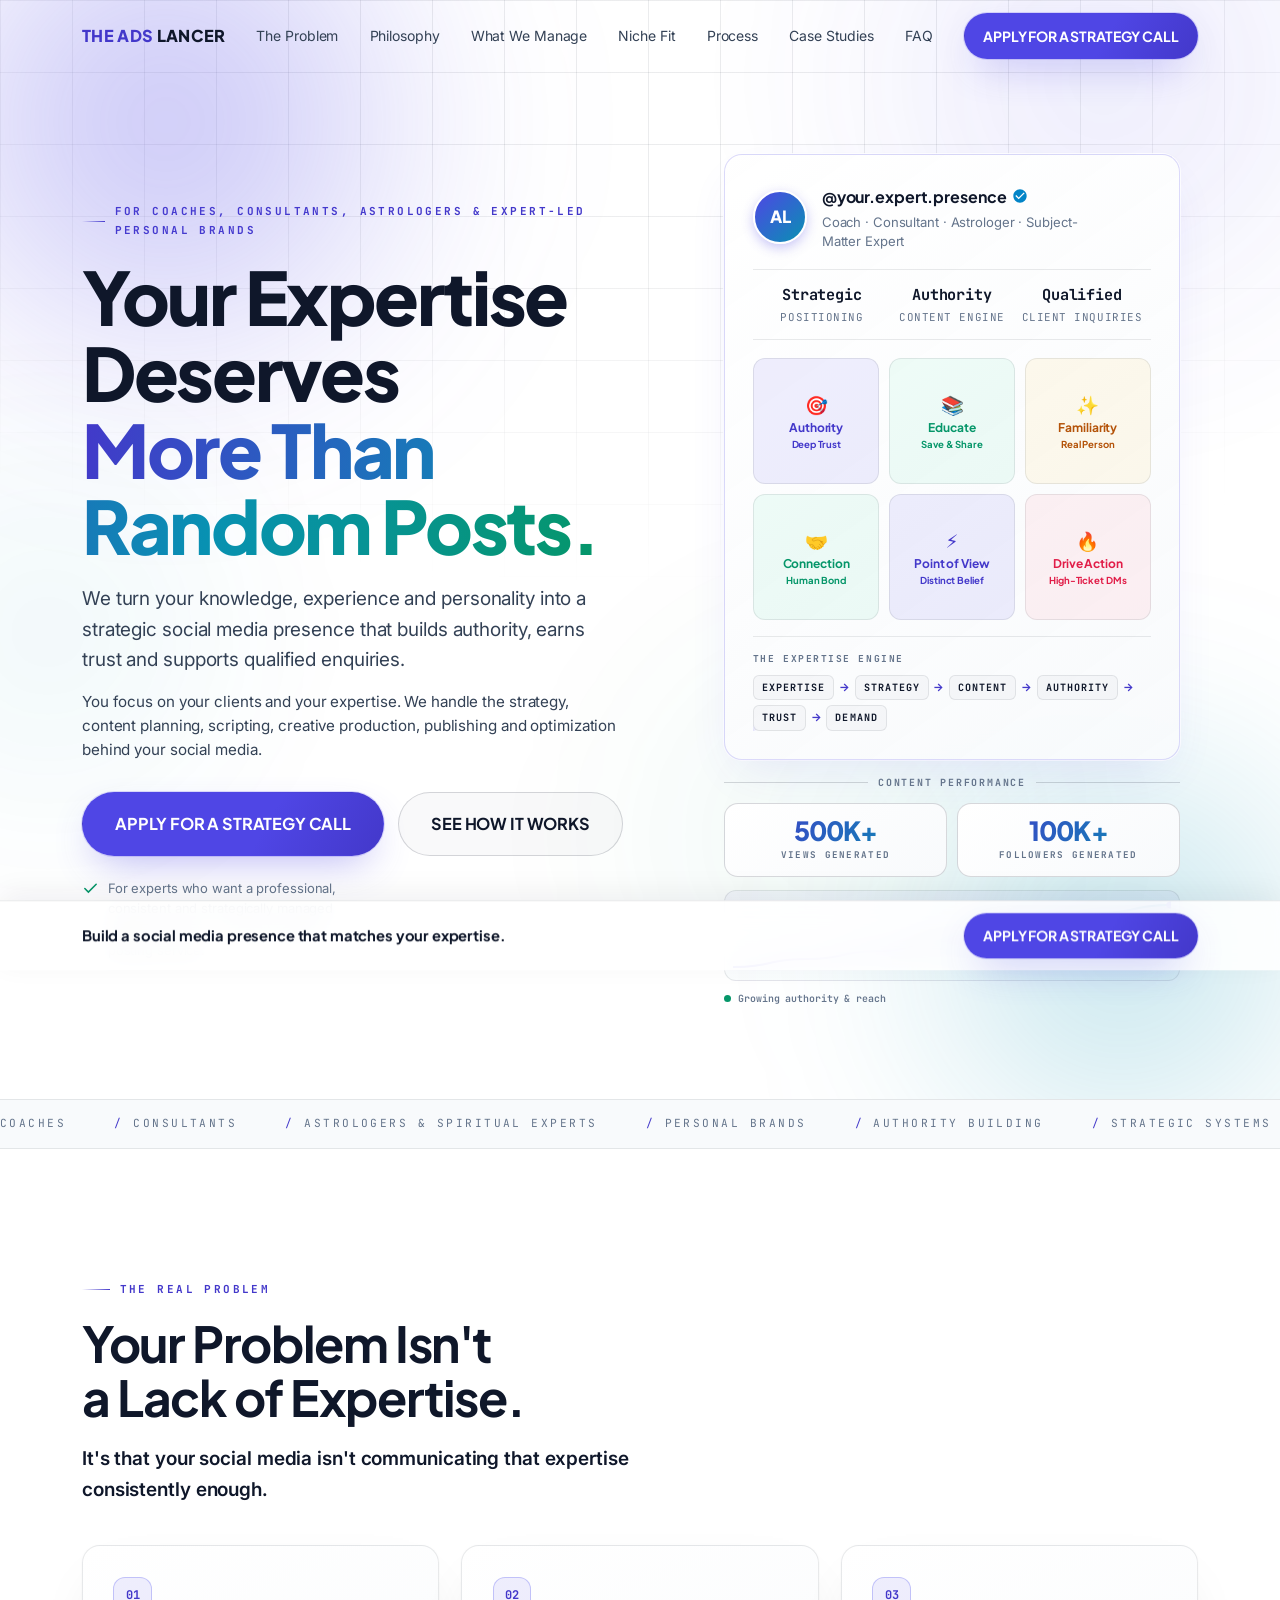
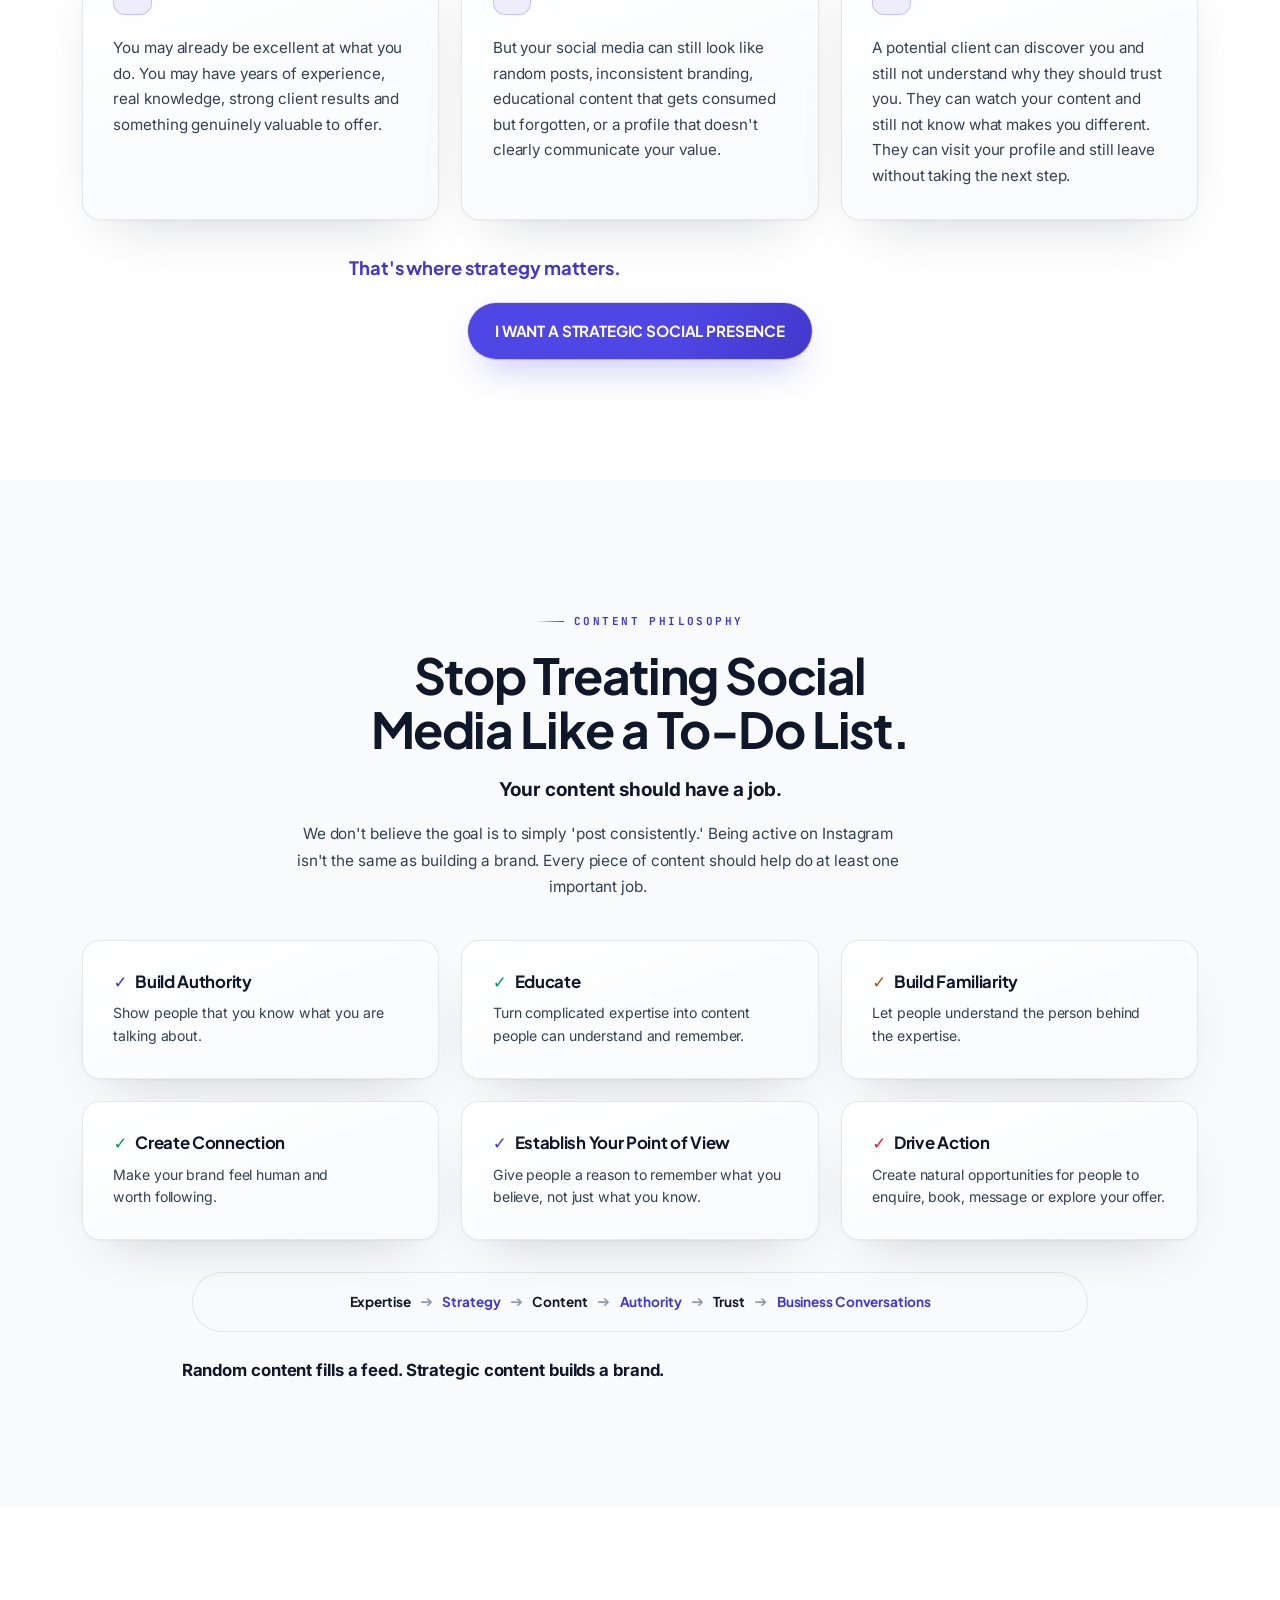
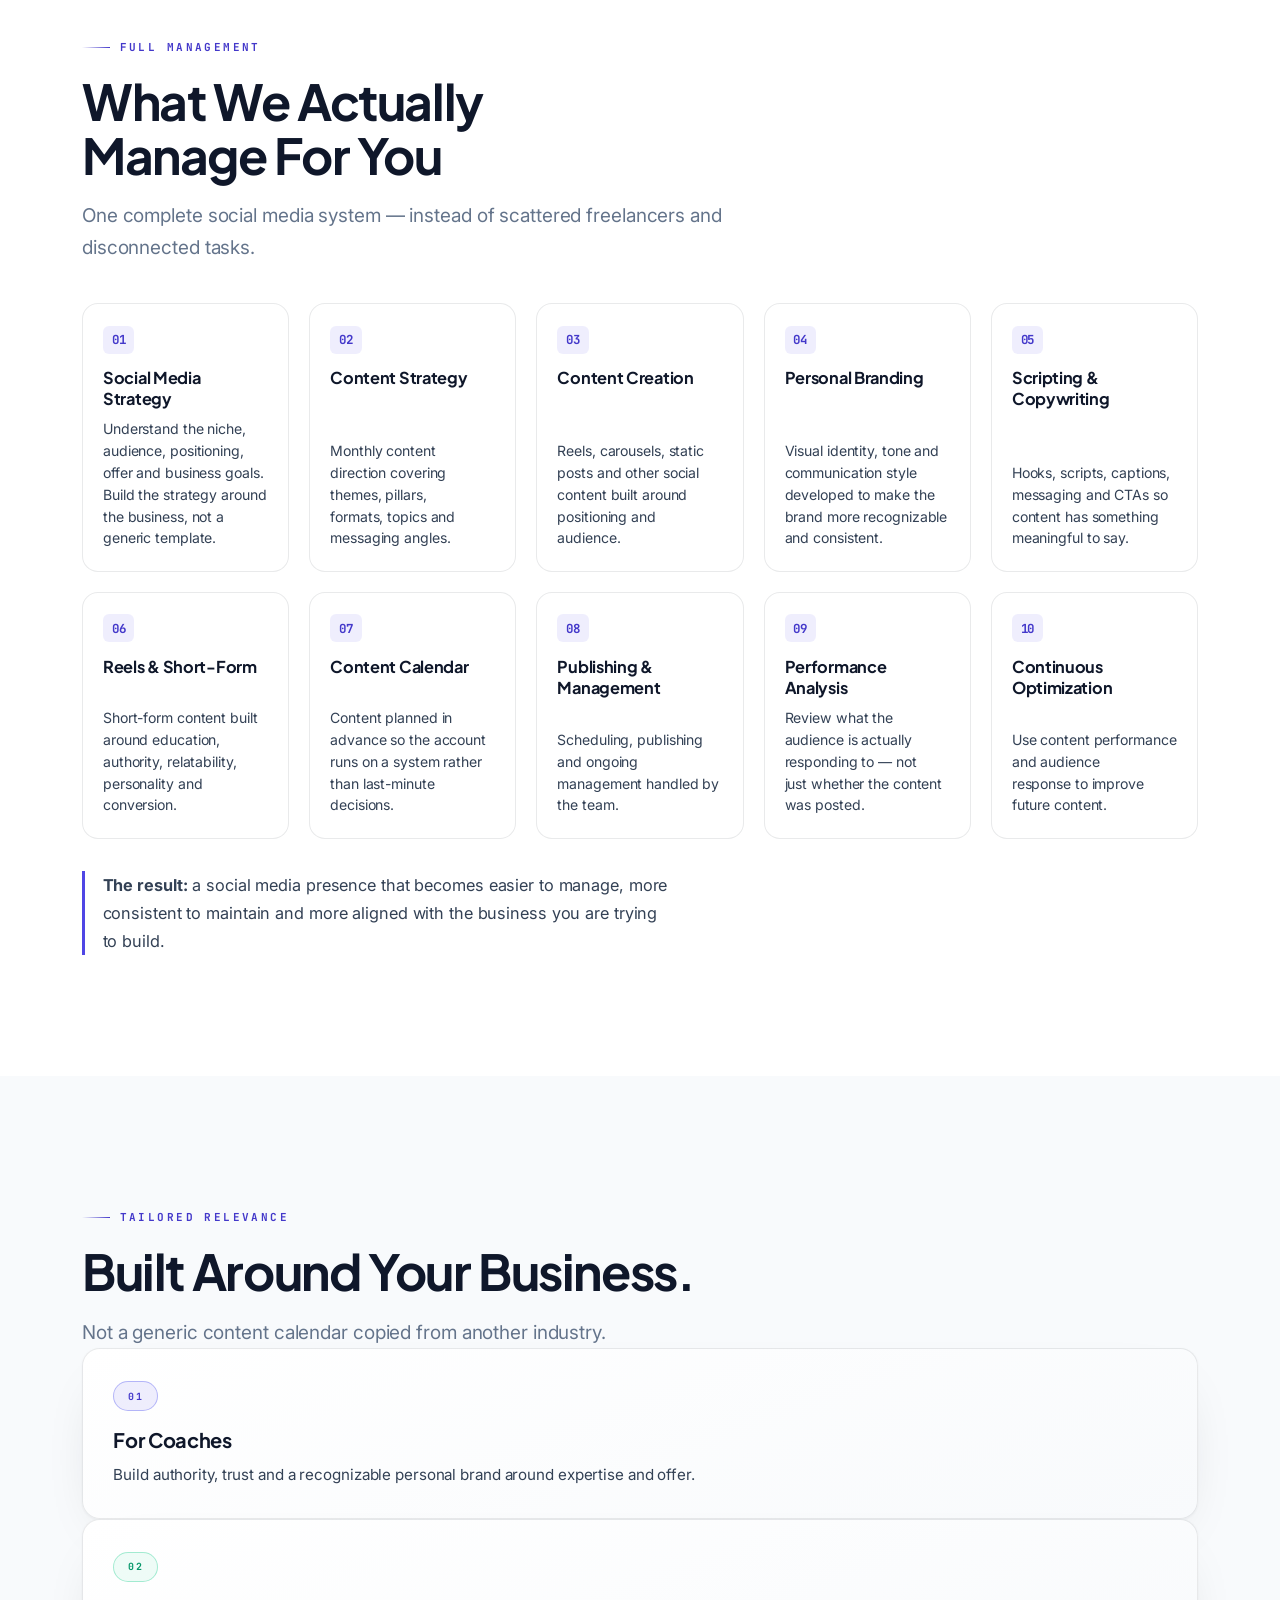
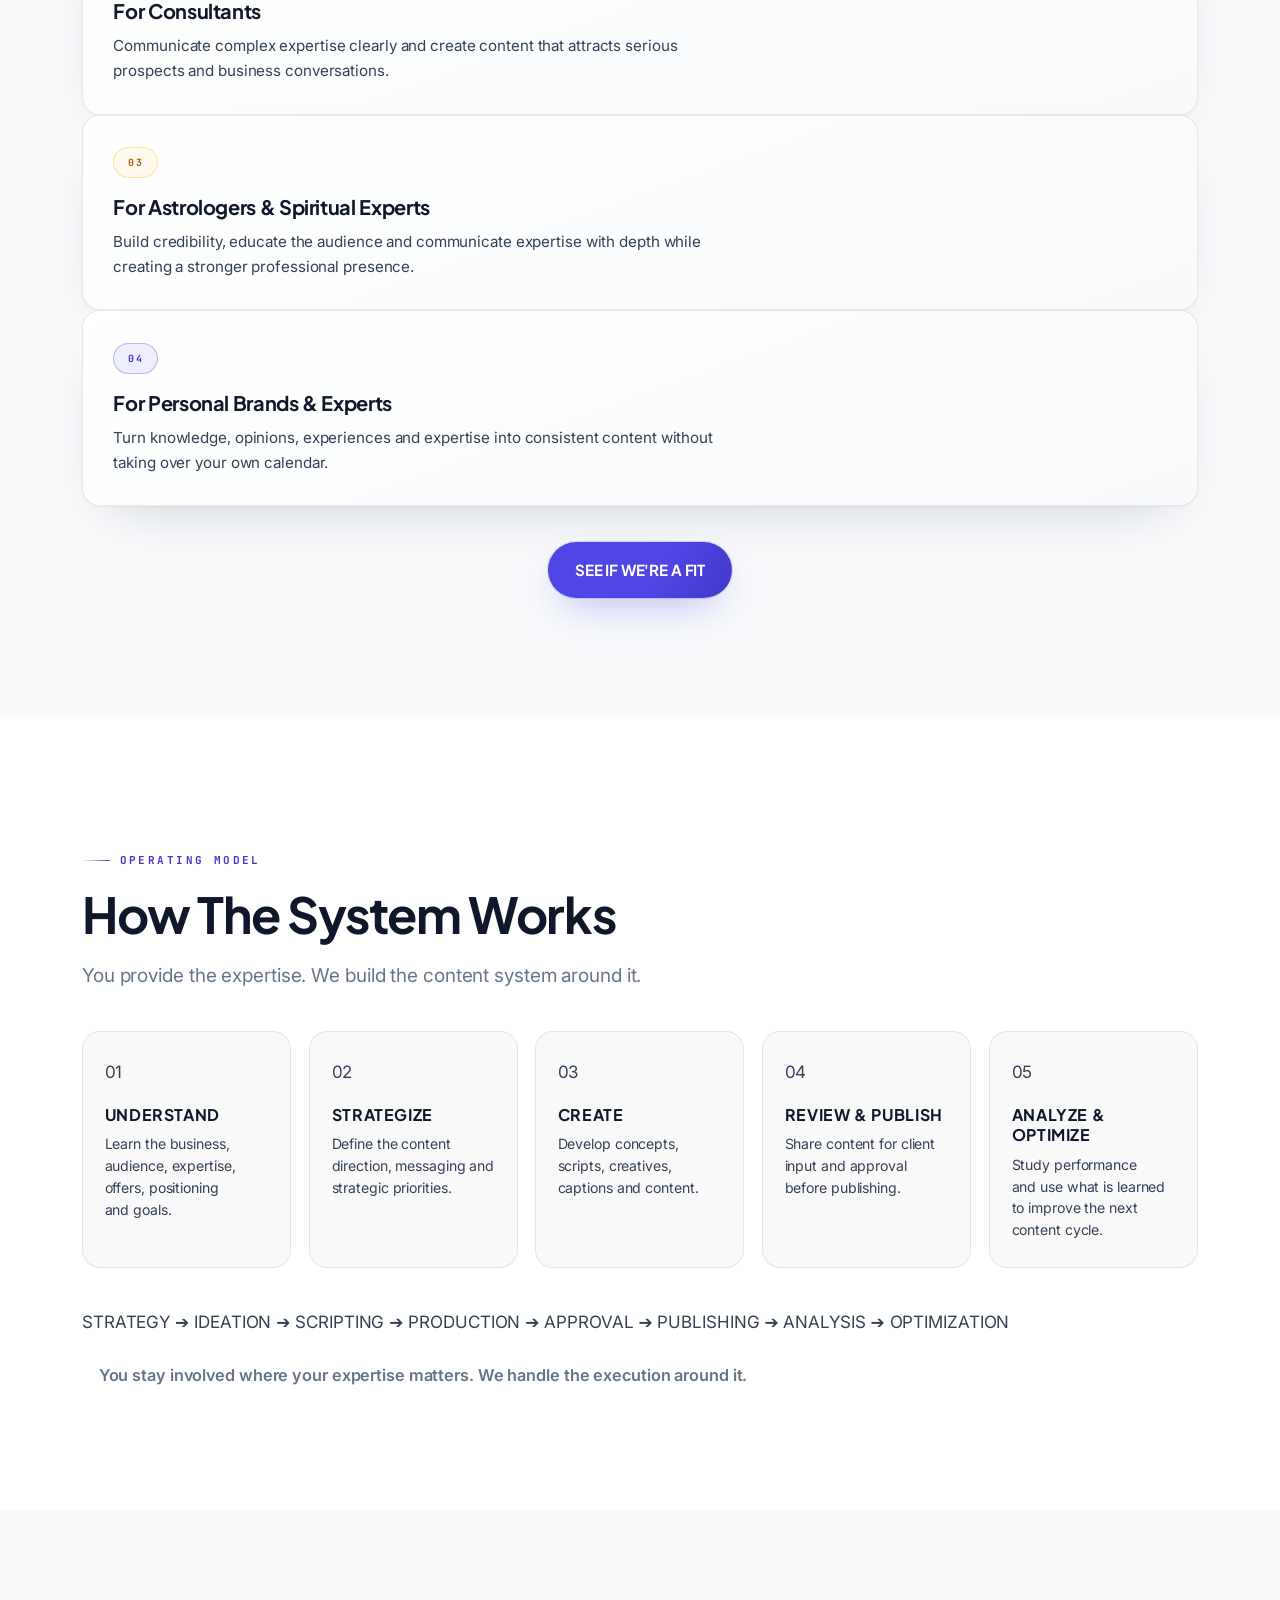
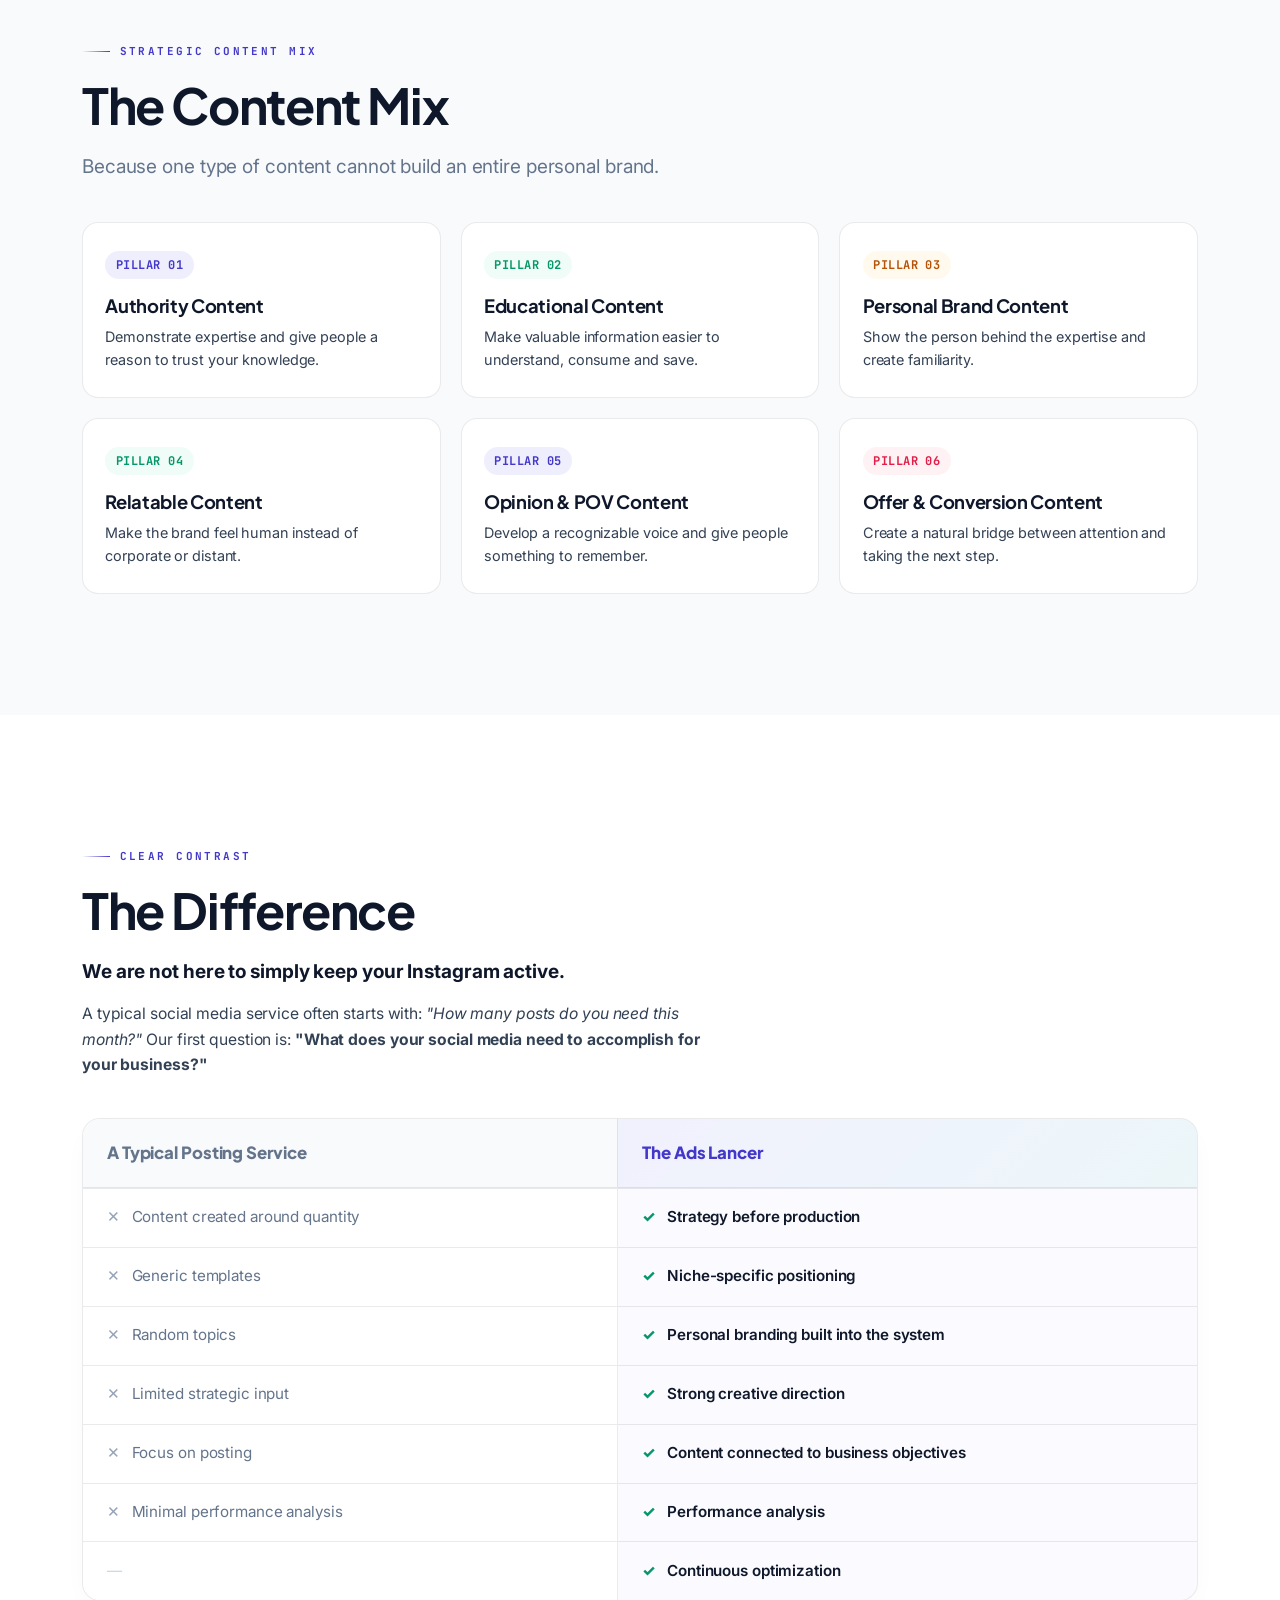
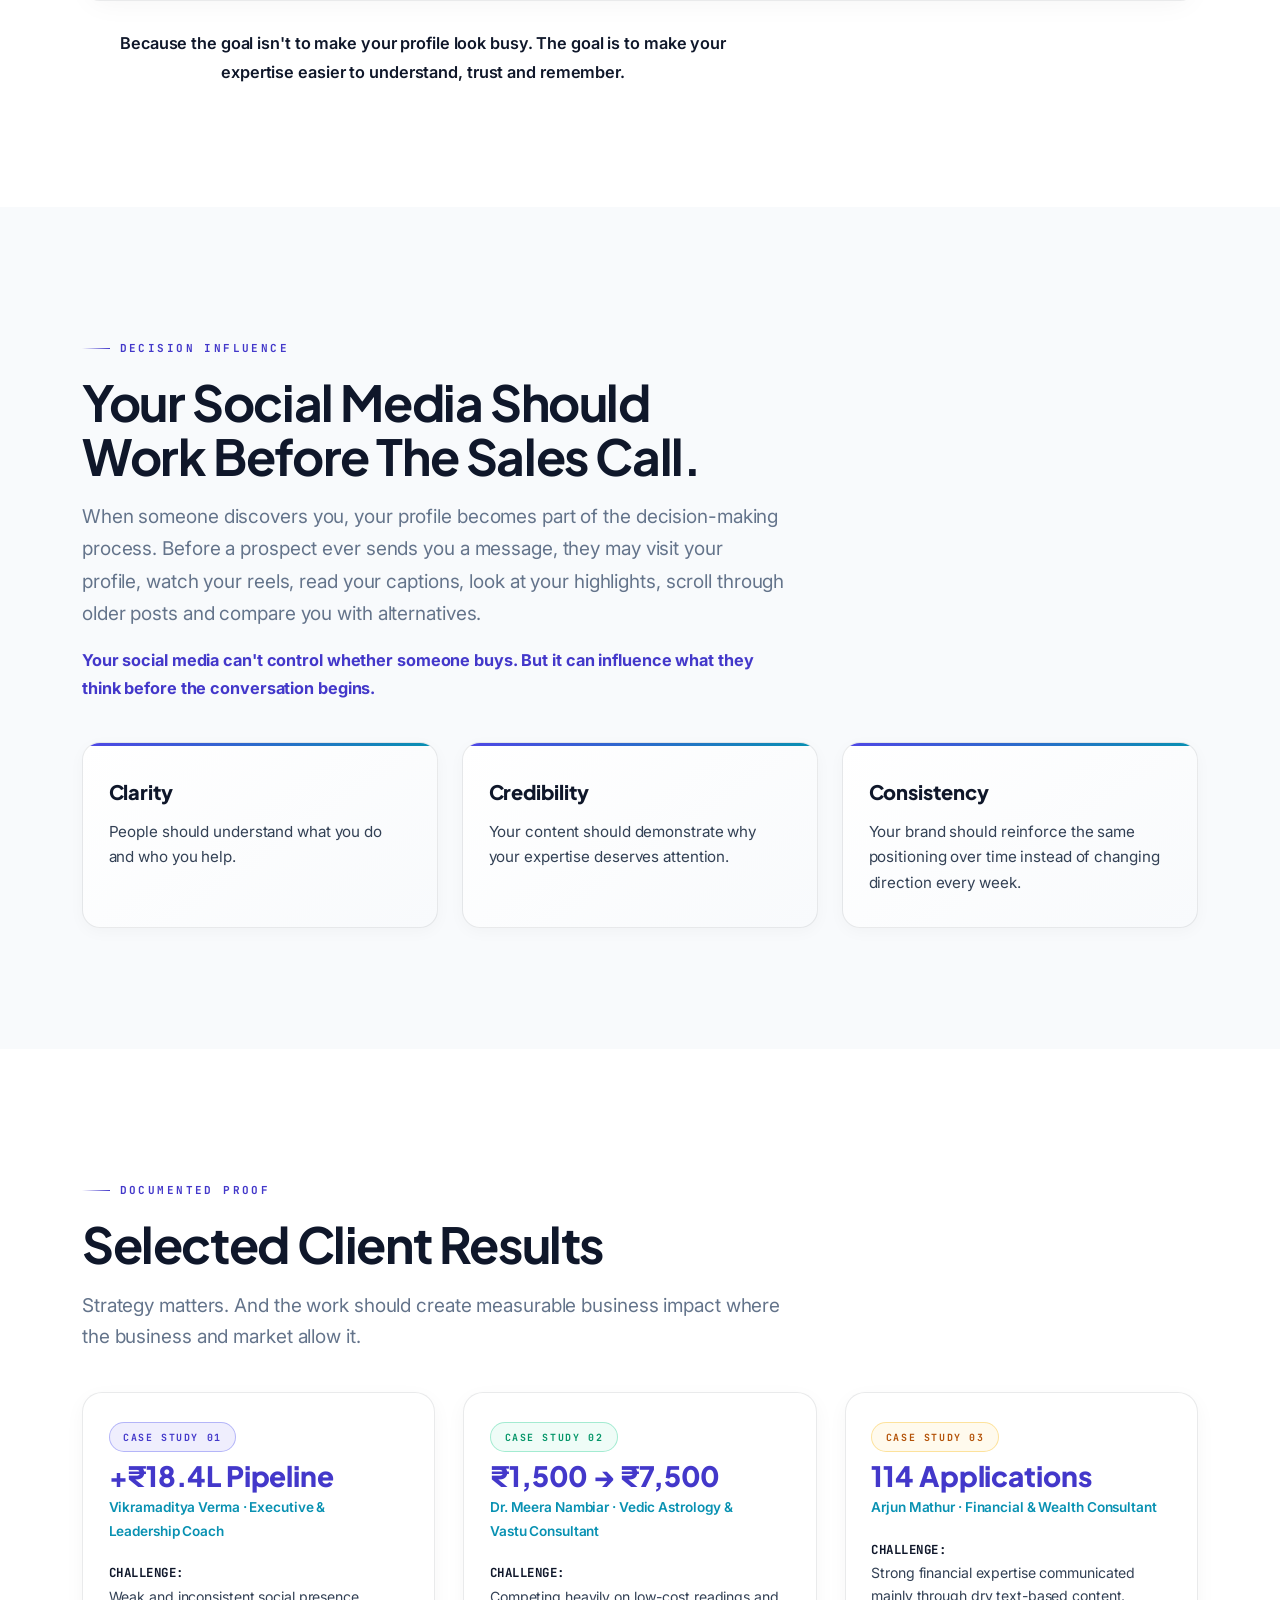
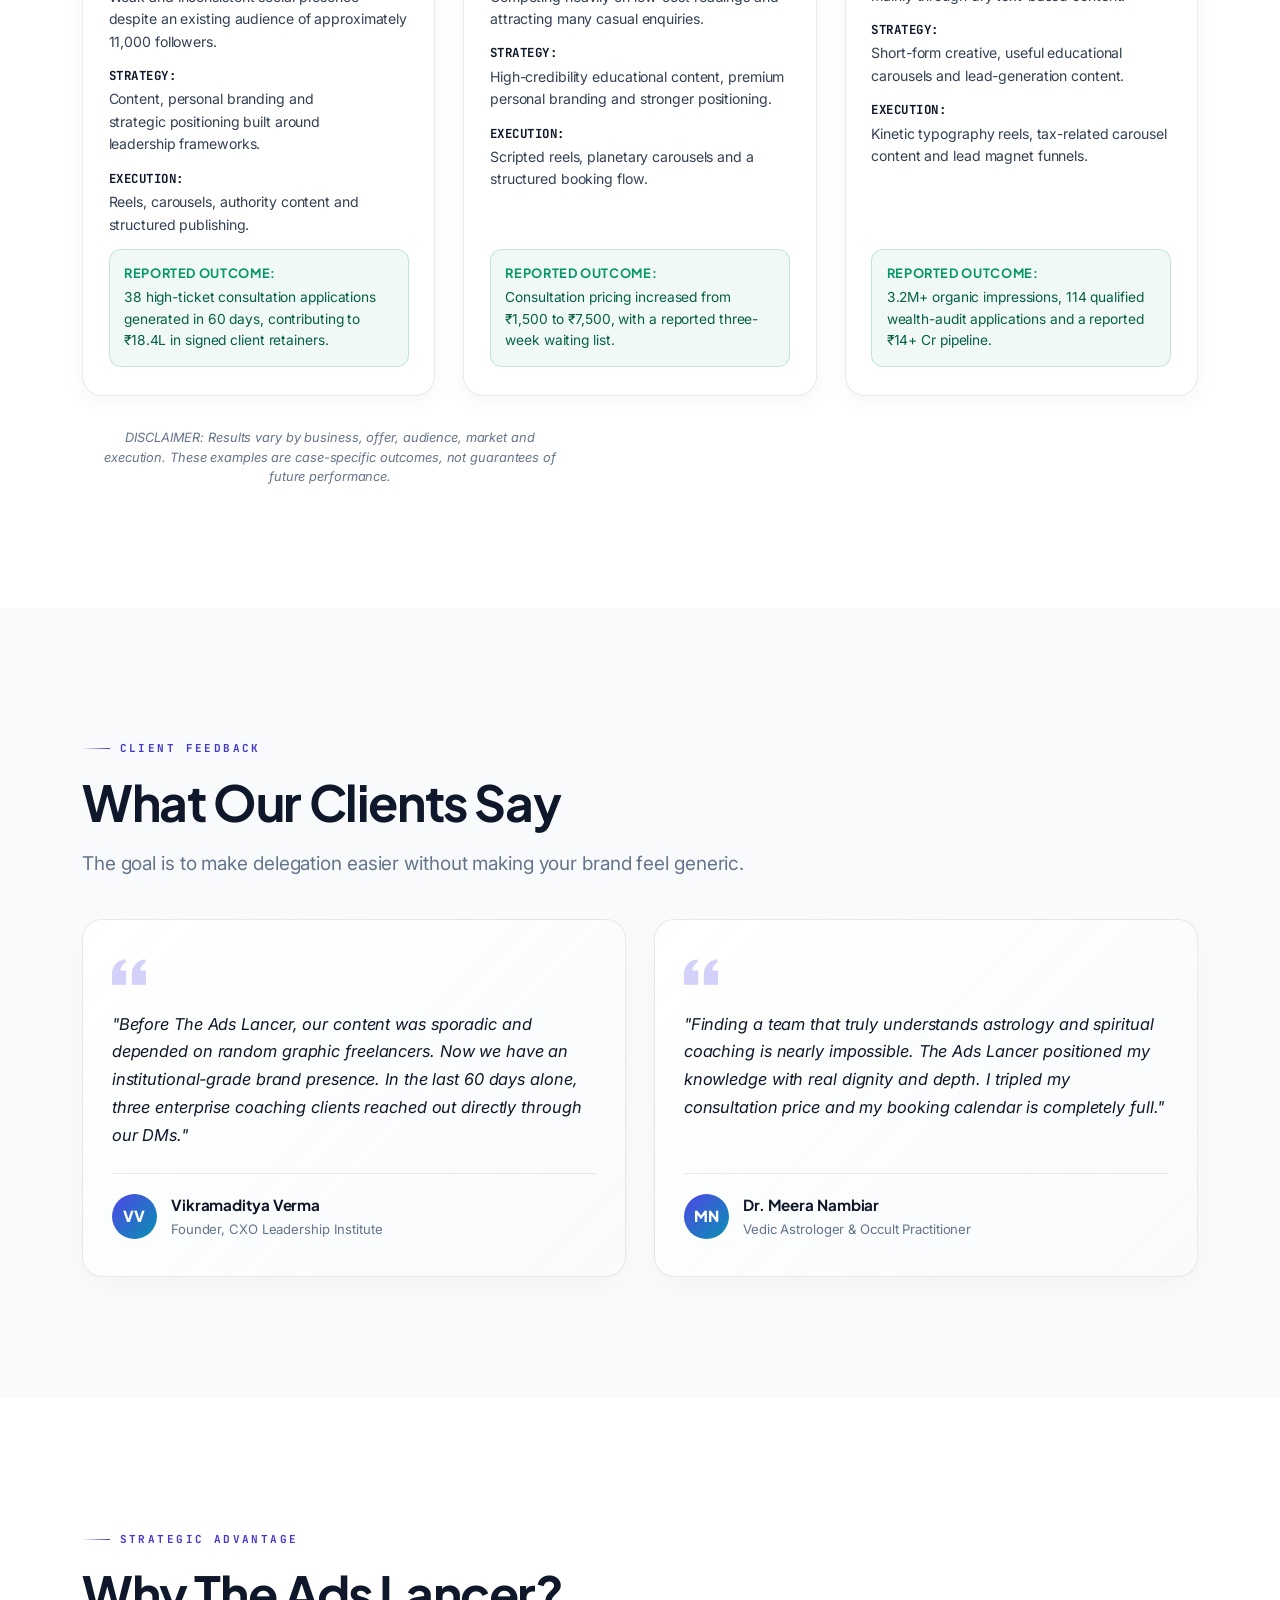
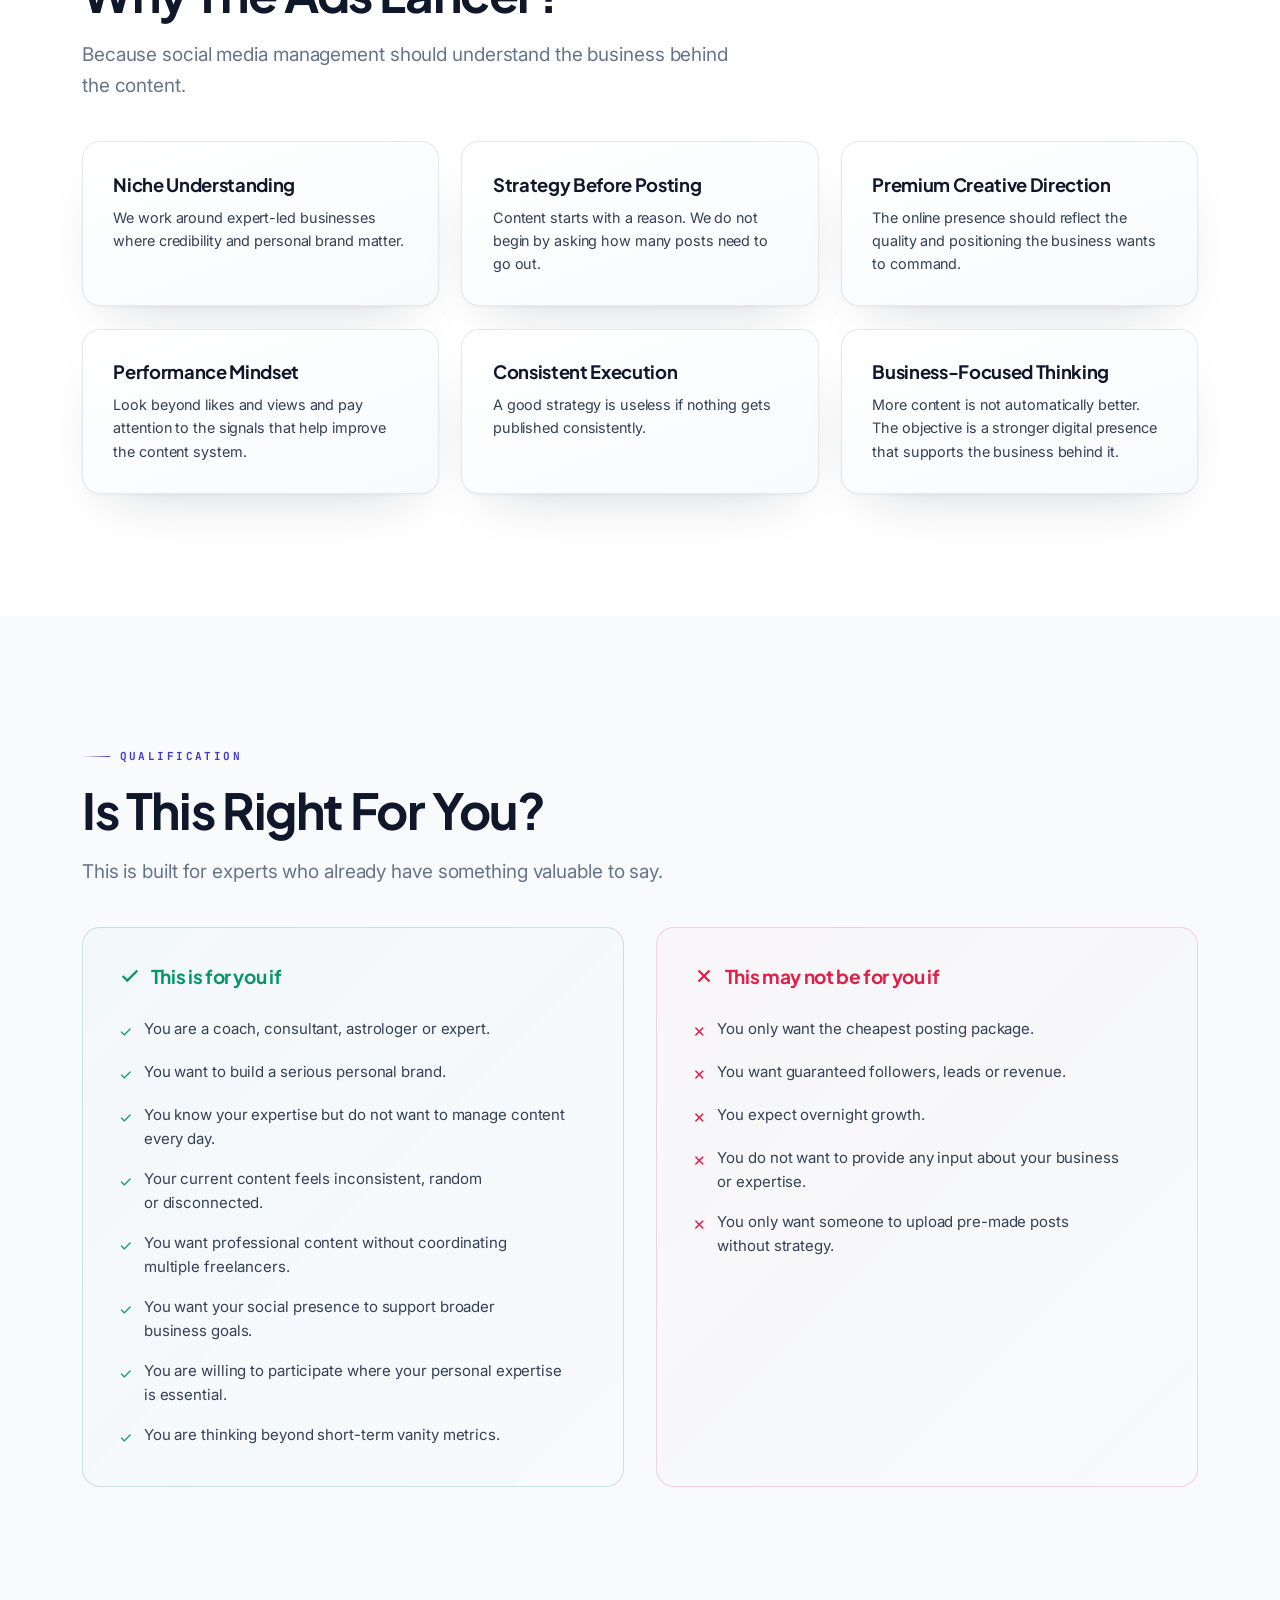
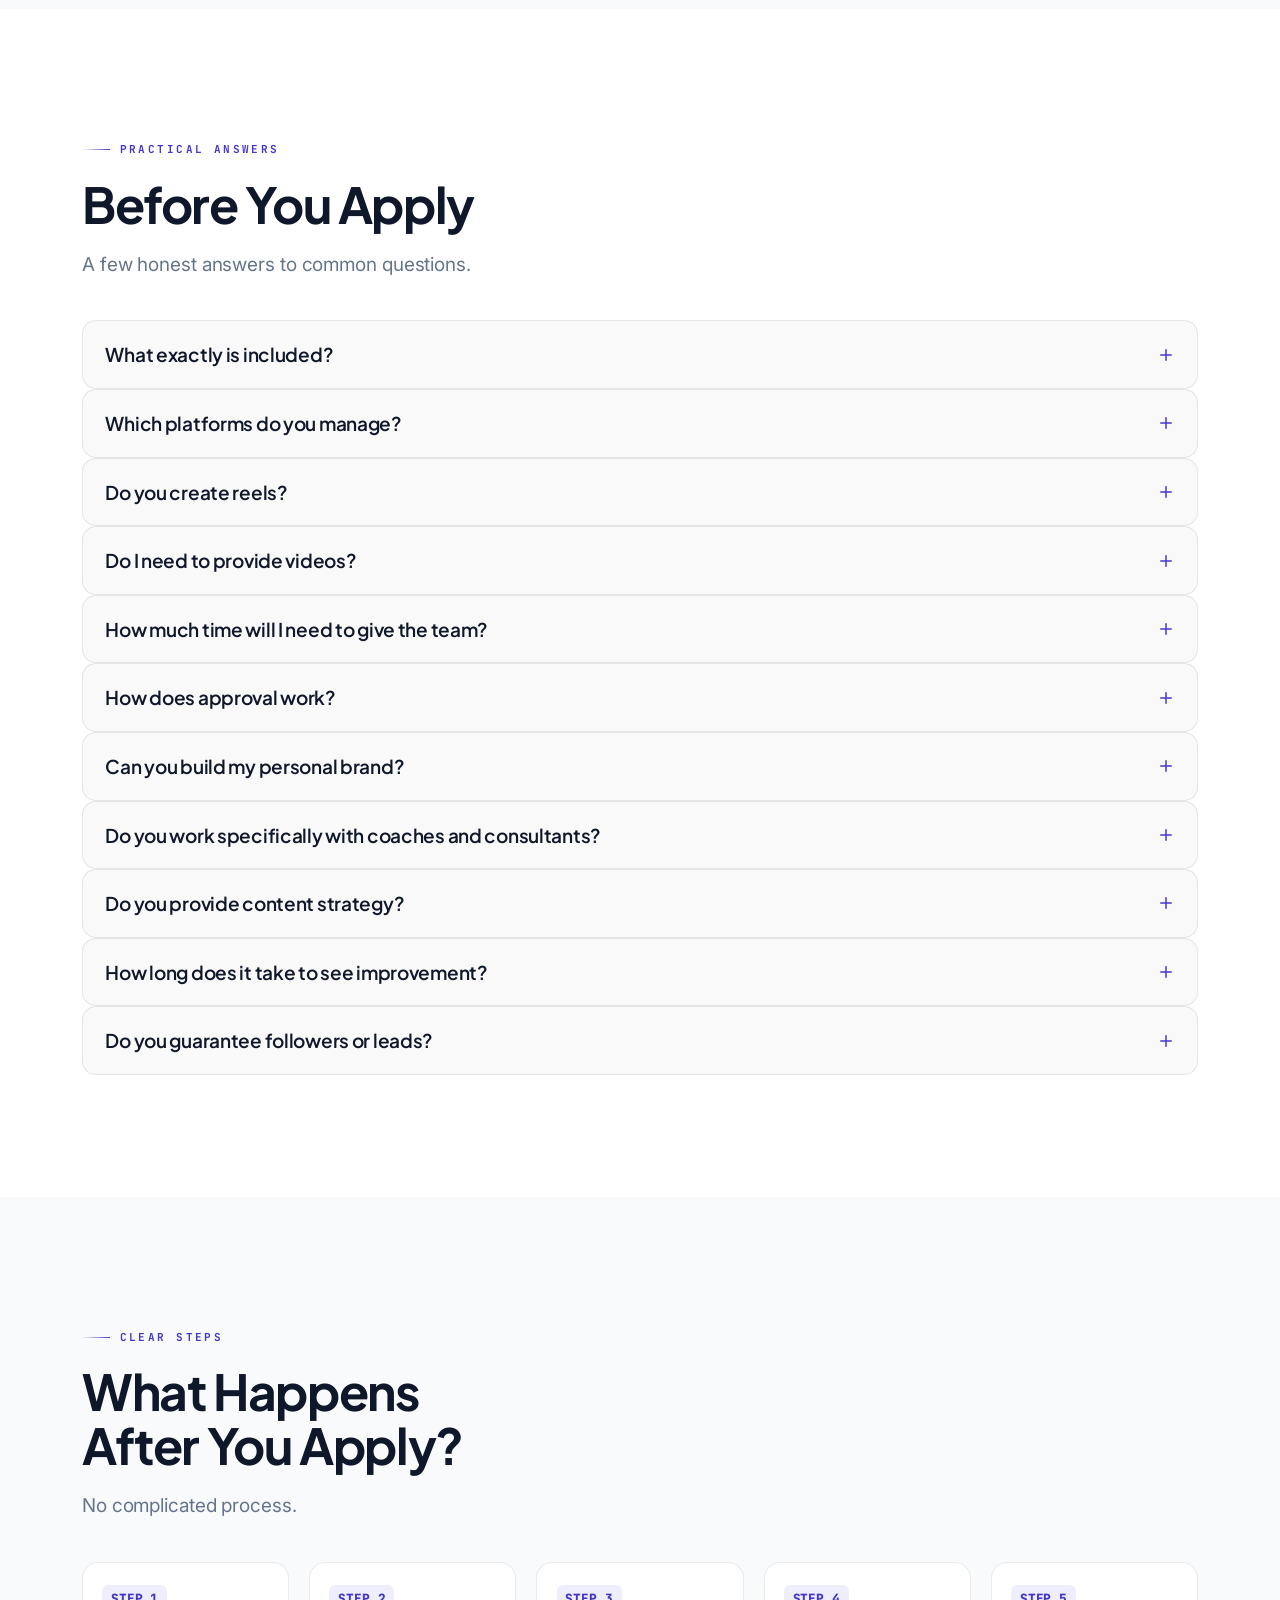
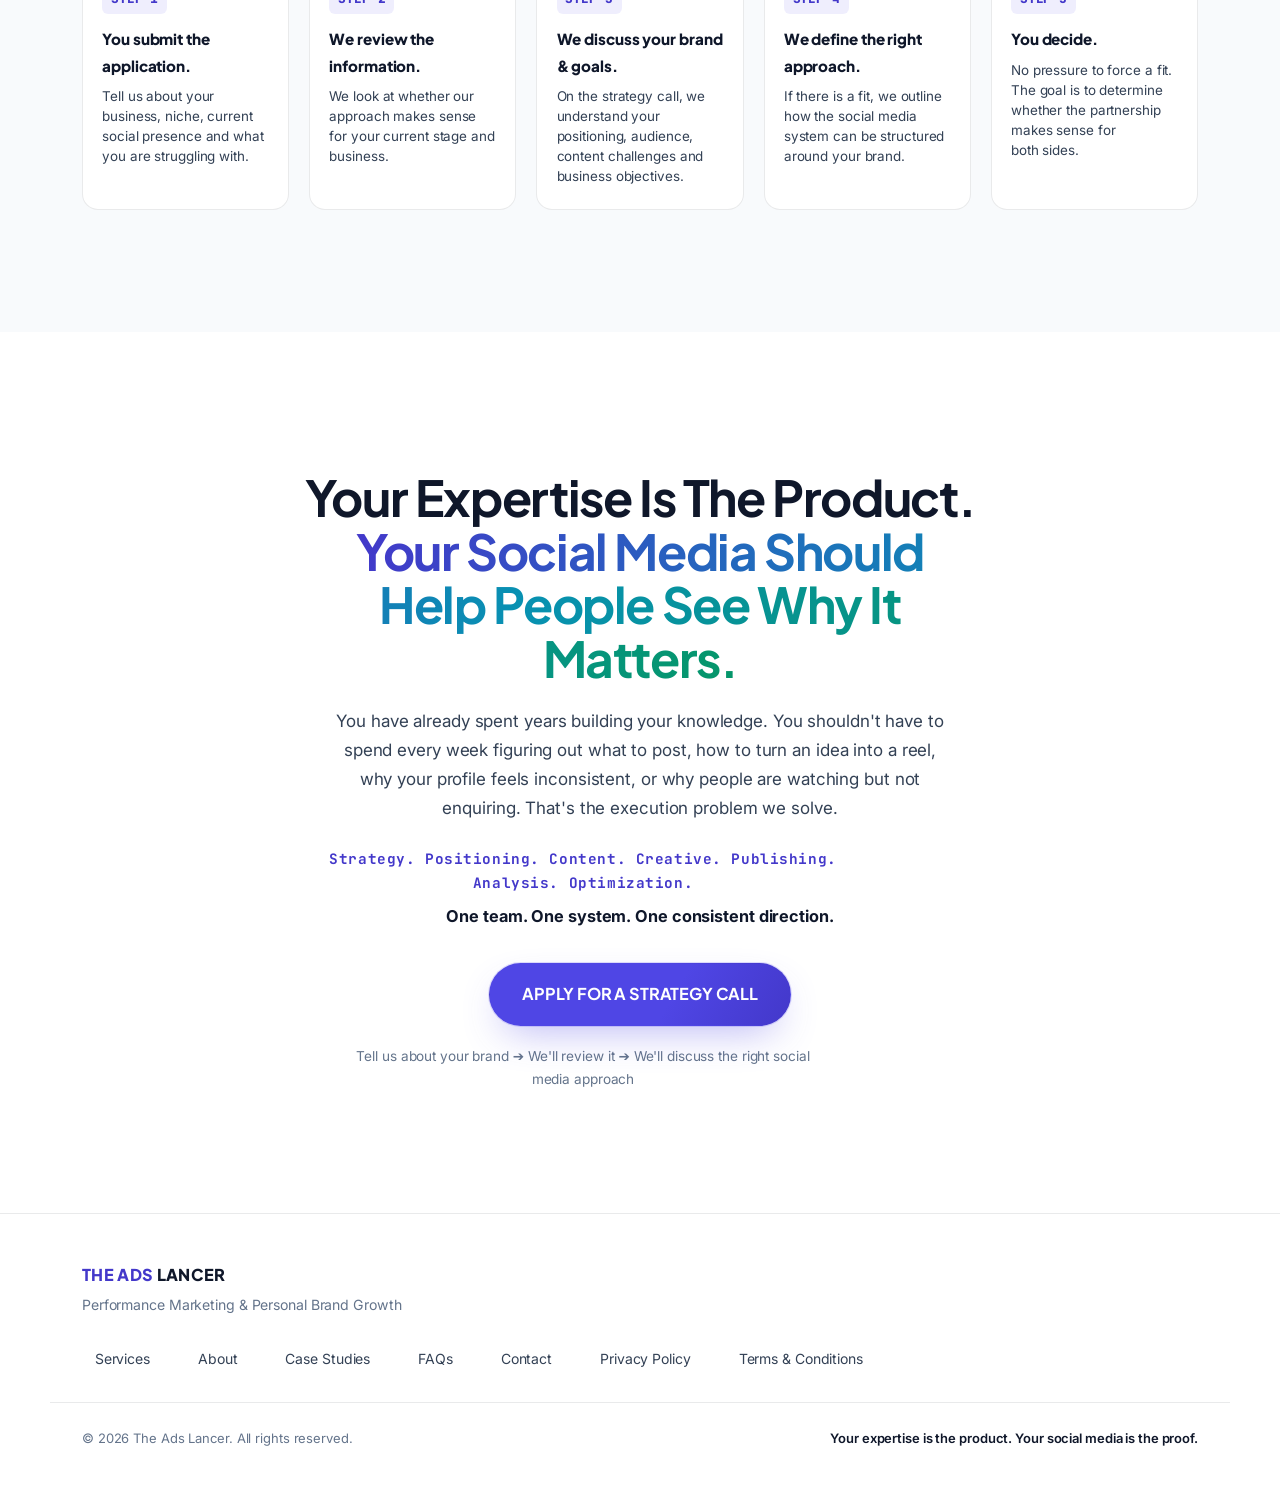
<file: index.html>
<!doctype html>
<html lang="en">
  <head>
    <meta charset="utf-8" />
    <meta name="viewport" content="width=device-width, initial-scale=1" />
    <title>The Ads Lancer — Social Media Presence for Coaches, Consultants &amp; Experts</title>
    <meta name="description" content="We turn your knowledge, experience and personality into a strategic social media presence that builds authority, earns trust and supports qualified enquiries." />
    <meta name="author" content="The Ads Lancer" />
    <meta property="og:title" content="The Ads Lancer — Strategic Social Media Management" />
    <meta property="og:description" content="We turn your expertise into a strategic social media presence that builds authority, earns trust and supports qualified enquiries." />
    <meta property="og:type" content="website" />
    <meta name="twitter:card" content="summary_large_image" />
    <link rel="icon" href="favicon.svg" type="image/svg+xml" />
    <link rel="stylesheet" href="site.css" />
    <style>
      /* Aurora glow — hero only */
      .hero { position: relative; overflow: hidden; }
      .aurora-orb {
        position: absolute;
        border-radius: 50%;
        filter: blur(90px);
        pointer-events: none;
        opacity: 0;
        animation: aurora-fade-in 1.6s ease forwards;
      }
      .aurora-orb-1 {
        width: 55vw; height: 55vw; max-width: 640px; max-height: 640px;
        background: radial-gradient(circle, rgba(79,70,229,0.38) 0%, transparent 70%);
        top: -18%; left: -12%;
        animation: aurora-fade-in 1.6s ease forwards, aurora-drift-1 18s ease-in-out infinite 1.6s;
      }
      .aurora-orb-2 {
        width: 45vw; height: 45vw; max-width: 520px; max-height: 520px;
        background: radial-gradient(circle, rgba(8,145,178,0.30) 0%, transparent 70%);
        bottom: -10%; right: -8%;
        animation: aurora-fade-in 2s ease forwards, aurora-drift-2 22s ease-in-out infinite 2s;
      }
      @keyframes aurora-fade-in {
        from { opacity: 0; } to { opacity: 1; }
      }
      @keyframes aurora-drift-1 {
        0%,100% { transform: translate(0,0) scale(1); }
        33%      { transform: translate(4%,6%) scale(1.06); }
        66%      { transform: translate(-3%,3%) scale(0.97); }
      }
      @keyframes aurora-drift-2 {
        0%,100% { transform: translate(0,0) scale(1); }
        40%      { transform: translate(-5%,-4%) scale(1.08); }
        70%      { transform: translate(3%,5%) scale(0.95); }
      }

      /* ── Performance Dashboard (replaces Followers Growth card) ── */
      .perf-section {
        margin-top: 0.9rem;
        opacity: 0;
        transform: translateY(16px);
        animation: perf-in 0.65s cubic-bezier(0.22,1,0.36,1) 0.85s forwards;
      }
      @keyframes perf-in { to { opacity: 1; transform: translateY(0); } }

      .perf-divider {
        display: flex; align-items: center; gap: 0.65rem; margin-bottom: 0.75rem;
      }
      .perf-divider-line { flex: 1; height: 1px; background: var(--line-strong); }
      .perf-divider-label {
        font-family: var(--font-mono); font-size: 0.62rem; font-weight: 700;
        letter-spacing: 0.18em; text-transform: uppercase; color: var(--muted);
        white-space: nowrap;
      }

      .perf-metrics {
        display: grid; grid-template-columns: 1fr 1fr; gap: 0.6rem; margin-bottom: 0.85rem;
      }
      .perf-metric {
        background: linear-gradient(145deg, #ffffff, #f8fafc);
        border: 1px solid var(--line-strong); border-radius: 14px;
        padding: 0.85rem 0.9rem;
        text-align: center;
        transition: box-shadow 0.25s ease, border-color 0.25s ease;
      }
      .perf-metric:hover {
        border-color: rgba(79,70,229,0.32);
        box-shadow: 0 6px 24px -8px rgba(79,70,229,0.18);
      }
      .perf-metric-num {
        font-family: var(--font-display); font-size: 1.65rem; font-weight: 800;
        line-height: 1; letter-spacing: -0.03em;
        background: linear-gradient(120deg, var(--accent-bright), var(--cyan));
        -webkit-background-clip: text; background-clip: text; color: transparent;
      }
      .perf-metric-label {
        font-family: var(--font-mono); font-size: 0.58rem; font-weight: 700;
        letter-spacing: 0.14em; text-transform: uppercase; color: var(--muted);
        margin-top: 0.3rem; line-height: 1.4;
      }

      /* SVG graph */
      .perf-graph-wrap {
        border-radius: 12px; overflow: hidden; border: 1px solid var(--line);
        background: linear-gradient(180deg, rgba(79,70,229,0.04) 0%, rgba(8,145,178,0.02) 100%);
        padding: 0.5rem 0.5rem 0;
      }
      #pg-growth-line { transition: stroke-dashoffset 1.6s cubic-bezier(0.4,0,0.2,1); }
      #pg-growth-area { transition: opacity 1s ease 0.5s; }
      #pg-graph-dot { transition: opacity 0.3s ease 1.4s; }
      .pg-dot-pulse { animation: pg-dot-pulse 2.4s ease-in-out infinite; }
      @keyframes pg-dot-pulse {
        0%,100% { filter: drop-shadow(0 0 0px #4f46e5); }
        50%      { filter: drop-shadow(0 0 5px rgba(79,70,229,0.75)); }
      }

      /* indicator row */
      .perf-indicator {
        display: flex; align-items: center; gap: 0.45rem;
        margin-top: 0.55rem; margin-bottom: 0.1rem;
        font-family: var(--font-mono); font-size: 0.62rem; font-weight: 600; color: var(--muted);
      }
      .perf-indicator-dot {
        width: 0.45rem; height: 0.45rem; border-radius: 999px;
        background: var(--good); flex-shrink: 0;
        animation: ind-pulse 2.6s ease-in-out infinite;
      }
      @keyframes ind-pulse {
        0%,100% { box-shadow: 0 0 0 0 rgba(5,150,105,0.5); }
        50%      { box-shadow: 0 0 0 4px rgba(5,150,105,0); }
      }

      /* expertise flow footer */
      .expertise-flow {
        margin-top: 1rem; padding-top: 0.85rem; border-top: 1px solid var(--line);
        position: relative; overflow: hidden;
      }
      .expertise-flow-label {
        font-family: var(--font-mono); font-size: 0.6rem; font-weight: 700;
        letter-spacing: 0.16em; text-transform: uppercase; color: var(--muted);
        margin-bottom: 0.45rem;
      }
      .expertise-flow-steps {
        display: flex; align-items: center; gap: 0.3rem; flex-wrap: wrap;
      }
      .ef-step {
        font-family: var(--font-mono); font-size: 0.63rem; font-weight: 700;
        letter-spacing: 0.1em; text-transform: uppercase; color: var(--ink);
        padding: 0.2rem 0.5rem; border-radius: 6px; background: var(--surface);
        border: 1px solid var(--line);
        white-space: nowrap;
      }
      .ef-arrow { color: var(--accent-bright); font-size: 0.7rem; font-weight: 700; }
      /* travelling glow dot on the flow */
      .ef-glow {
        position: absolute; bottom: 0; left: -12px;
        width: 12px; height: 2px; border-radius: 999px;
        background: var(--accent);
        filter: blur(2px);
        animation: ef-travel 4s linear infinite;
      }
      @keyframes ef-travel {
        from { left: -12px; opacity: 0.9; }
        80%  { opacity: 0.9; }
        to   { left: 100%; opacity: 0; }
      }

      /* reduced-motion: skip all hero animations, show final states */
      @media (prefers-reduced-motion: reduce) {
        .perf-section, .ig-preview-box { opacity: 1 !important; transform: none !important; animation: none !important; }
        #pg-growth-line, #pg-growth-area, #pg-graph-dot { transition: none !important; }
        .perf-indicator-dot, .pg-dot-pulse, .ef-glow { animation: none !important; }
      }
      /* Component layout refinements */
      .ig-preview-box {
        background: linear-gradient(145deg, rgba(255, 255, 255, 0.98), rgba(248, 250, 252, 0.92));
        border: 1px solid rgba(79, 70, 229, 0.2);
        border-radius: var(--radius);
        box-shadow: 0 20px 50px -15px rgba(79, 70, 229, 0.12), 0 0 0 1px rgba(255, 255, 255, 0.85);
        padding: var(--space-4);
        position: relative;
        backdrop-filter: blur(14px);
      }
      .ig-header-row { display: flex; gap: 0.9rem; align-items: center; }
      .ig-avatar {
        flex: 0 0 auto; width: 3.4rem; height: 3.4rem; border-radius: 999px;
        background: linear-gradient(135deg, #4f46e5, #0891b2);
        border: 2px solid #ffffff;
        box-shadow: 0 4px 12px rgba(79, 70, 229, 0.3);
        display: grid; place-items: center; font-family: var(--font-display);
        font-weight: 800; color: #ffffff; font-size: 1.05rem;
      }
      .ig-handle { font-family: var(--font-display); font-weight: 700; color: var(--ink); font-size: 1rem; display: flex; align-items: center; gap: 0.35rem; }
      .ig-badge-verified { color: #0284c7; display: inline-flex; }
      .ig-bio { margin-top: 0.2rem; font-size: 0.82rem; color: var(--muted); line-height: 1.45; }
      
      .ig-stats-strip {
        display: grid; grid-template-columns: repeat(3, 1fr); gap: 0.5rem;
        margin-top: 1.1rem; padding: 0.75rem 0.5rem;
        border-top: 1px solid var(--line); border-bottom: 1px solid var(--line);
        text-align: center; font-family: var(--font-mono);
      }
      .ig-stats-num { font-weight: 700; color: var(--ink); font-size: 0.95rem; }
      .ig-stats-label { font-size: 0.68rem; color: var(--muted); text-transform: uppercase; letter-spacing: 0.05em; }

      .ig-grid { margin-top: 1.15rem; display: grid; grid-template-columns: repeat(3, 1fr); gap: 0.6rem; }
      .ig-tile {
        aspect-ratio: 1; border-radius: 12px; border: 1px solid var(--line);
        display: flex; flex-direction: column; align-items: center; justify-content: center;
        text-align: center; padding: 0.4rem; font-family: var(--font-display);
        font-size: 0.75rem; font-weight: 700; line-height: 1.25; transition: transform 0.2s ease, box-shadow 0.2s ease;
      }
      .ig-tile:hover { transform: translateY(-3px); box-shadow: 0 8px 20px rgba(15, 23, 42, 0.08); }
      .ig-tile-icon { font-size: 1.15rem; margin-bottom: 0.25rem; }

      /* Dialog modal adjustments */
      dialog#apply-modal {
        border: none;
        border-radius: 20px;
        padding: 0;
        max-width: 38rem;
        width: 92vw;
        background: transparent;
        box-shadow: 0 25px 60px -15px rgba(15, 23, 42, 0.35);
      }
      dialog#apply-modal::backdrop {
        background: rgba(15, 23, 42, 0.65);
        backdrop-filter: blur(6px);
      }
      .modal-box {
        background: #ffffff;
        border-radius: 20px;
        padding: clamp(1.4rem, 3.5vw, 2.25rem);
        max-height: 90vh;
        overflow-y: auto;
        border: 1px solid var(--line);
      }
      .modal-header {
        display: flex;
        align-items: flex-start;
        justify-content: space-between;
        gap: 1rem;
        margin-bottom: 1.25rem;
        padding-bottom: 1rem;
        border-bottom: 1px solid var(--line);
      }
      .modal-close {
        background: var(--surface-2);
        border: 1px solid var(--line);
        border-radius: 999px;
        width: 2.2rem;
        height: 2.2rem;
        display: grid;
        place-items: center;
        cursor: pointer;
        color: var(--muted);
        transition: color 0.2s, background 0.2s;
        flex-shrink: 0;
      }
      .modal-close:hover {
        color: var(--ink);
        background: var(--line);
      }
      .success-box {
        text-align: center;
        padding: 2.5rem 1rem;
      }
      .success-icon {
        width: 4rem;
        height: 4rem;
        margin: 0 auto 1.25rem;
        border-radius: 999px;
        background: rgba(5, 150, 105, 0.1);
        color: var(--good);
        display: grid;
        place-items: center;
      }
    </style>
  </head>
  <body>

<div class="aurora" aria-hidden="true"><span></span><span></span><span></span></div>
<div class="grid-bg" aria-hidden="true"></div>

<a href="#top" class="skip-link">Skip to main content</a>

<!-- SITE HEADER -->
<header class="site-header">
  <div class="container nav-flex">
    <a href="#top" class="brand-logo"><span class="logo-accent">THE ADS</span> LANCER</a>
    <nav class="nav-links" aria-label="Primary">
      <a href="#problem" class="nav-link">The Problem</a>
      <a href="#philosophy" class="nav-link">Philosophy</a>
      <a href="#what-we-manage" class="nav-link">What We Manage</a>
      <a href="#niche-fit" class="nav-link">Niche Fit</a>
      <a href="#process" class="nav-link">Process</a>
      <a href="#case-studies" class="nav-link">Case Studies</a>
      <a href="#faq" class="nav-link">FAQ</a>
    </nav>
    <div style="display:flex;align-items:center;gap:0.6rem">
      <button type="button" class="btn btn-accent btn-md nav-cta open-apply-modal">APPLY FOR A STRATEGY CALL</button>
      <button type="button" id="mobile-toggle" class="mobile-toggle" aria-label="Open navigation menu" aria-expanded="false" aria-controls="mobile-drawer">
        <svg width="20" height="20" viewBox="0 0 24 24" fill="none" stroke="currentColor" stroke-width="2" stroke-linecap="round" aria-hidden="true"><line x1="4" x2="20" y1="6" y2="6"/><line x1="4" x2="20" y1="12" y2="12"/><line x1="4" x2="20" y1="18" y2="18"/></svg>
      </button>
    </div>
  </div>
  <div id="mobile-drawer" class="mobile-drawer" hidden>
    <div class="container">
      <nav aria-label="Mobile">
        <ul class="mobile-nav-list">
          <li><a href="#problem" class="nav-link">The Problem</a></li>
          <li><a href="#philosophy" class="nav-link">Philosophy</a></li>
          <li><a href="#what-we-manage" class="nav-link">What We Manage</a></li>
          <li><a href="#niche-fit" class="nav-link">Niche Fit</a></li>
          <li><a href="#process" class="nav-link">Process</a></li>
          <li><a href="#case-studies" class="nav-link">Case Studies</a></li>
          <li><a href="#faq" class="nav-link">FAQ</a></li>
          <li style="margin-top:0.6rem">
            <button type="button" class="btn btn-accent btn-md open-apply-modal" style="width:100%">APPLY FOR A STRATEGY CALL</button>
          </li>
        </ul>
      </nav>
    </div>
  </div>
</header>

<main id="top">

  <!-- 01. HERO SECTION -->
  <section class="hero">
    <!-- Aurora orbs: CSS only, no JS -->
    <div class="aurora-orb aurora-orb-1" aria-hidden="true"></div>
    <div class="aurora-orb aurora-orb-2" aria-hidden="true"></div>
    <div class="container hero-grid">
      <div class="reveal">
        <span class="eyebrow">FOR COACHES, CONSULTANTS, ASTROLOGERS &amp; EXPERT-LED PERSONAL BRANDS</span>
        <h1 style="margin-top:1.1rem">Your Expertise Deserves<br><span class="gradient-text">More Than Random Posts.</span></h1>
        
        <p class="lead" style="margin-top:1.25rem">
          We turn your knowledge, experience and personality into a strategic social media presence that builds authority, earns trust and supports qualified enquiries.
        </p>
        
        <p style="margin-top:0.85rem;font-size:0.95rem;color:var(--text);line-height:1.6">
          You focus on your clients and your expertise. We handle the strategy, content planning, scripting, creative production, publishing and optimization behind your social media.
        </p>
        
        <div class="hero-actions" style="margin-top:1.85rem;display:flex;flex-wrap:wrap;gap:0.9rem">
          <button type="button" class="btn btn-accent btn-xl open-apply-modal">APPLY FOR A STRATEGY CALL</button>
          <a href="#process" class="btn btn-ghost btn-xl">SEE HOW IT WORKS</a>
        </div>

        <p class="hero-note" style="margin-top:1.35rem;font-size:var(--fs-caption);color:var(--muted);display:flex;align-items:flex-start;gap:0.55rem">
          <svg width="17" height="17" viewBox="0 0 24 24" fill="none" stroke="currentColor" stroke-width="2.2" stroke-linecap="round" style="color:var(--good);flex-shrink:0;margin-top:0.15rem"><polyline points="20 6 9 17 4 12"/></svg>
          <span>For experts who want a professional, consistent and strategically managed digital presence — not just another posting service.</span>
        </p>
      </div>

      <!-- Hero Visual: Strategic Mechanism Display -->
      <div class="reveal">
        <div class="ig-preview-box" data-animate style="max-width:28.5rem;margin-inline:auto;">
          <div class="ig-header-row">
            <div class="ig-avatar">AL</div>
            <div>
              <p class="ig-handle">
                @your.expert.presence
                <svg class="ig-badge-verified" width="16" height="16" viewBox="0 0 24 24" fill="currentColor"><path d="M12 2C6.48 2 2 6.48 2 12s4.48 10 10 10 10-4.48 10-10S17.52 2 12 2zm-2 15l-5-5 1.41-1.41L10 14.17l7.59-7.59L19 8l-9 9z"/></svg>
              </p>
              <p class="ig-bio">Coach · Consultant · Astrologer · Subject-Matter Expert</p>
            </div>
          </div>

          <div class="ig-stats-strip">
            <div><div class="ig-stats-num">Strategic</div><div class="ig-stats-label">Positioning</div></div>
            <div><div class="ig-stats-num">Authority</div><div class="ig-stats-label">Content Engine</div></div>
            <div><div class="ig-stats-num">Qualified</div><div class="ig-stats-label">Client Inquiries</div></div>
          </div>

          <div class="ig-grid">
            <div class="ig-tile tone-accent">
              <span class="ig-tile-icon">🎯</span>
              <span>Authority</span>
              <span style="font-size:0.6rem;color:var(--accent-bright);margin-top:0.2rem">Deep Trust</span>
            </div>
            <div class="ig-tile tone-good">
              <span class="ig-tile-icon">📚</span>
              <span>Educate</span>
              <span style="font-size:0.6rem;color:var(--good);margin-top:0.2rem">Save &amp; Share</span>
            </div>
            <div class="ig-tile tone-warn">
              <span class="ig-tile-icon">✨</span>
              <span>Familiarity</span>
              <span style="font-size:0.6rem;color:var(--warn);margin-top:0.2rem">Real Person</span>
            </div>
            <div class="ig-tile tone-good">
              <span class="ig-tile-icon">🤝</span>
              <span>Connection</span>
              <span style="font-size:0.6rem;color:var(--good);margin-top:0.2rem">Human Bond</span>
            </div>
            <div class="ig-tile tone-accent">
              <span class="ig-tile-icon">⚡</span>
              <span>Point of View</span>
              <span style="font-size:0.6rem;color:var(--accent-bright);margin-top:0.2rem">Distinct Belief</span>
            </div>
            <div class="ig-tile tone-leak">
              <span class="ig-tile-icon">🔥</span>
              <span>Drive Action</span>
              <span style="font-size:0.6rem;color:var(--leak);margin-top:0.2rem">High-Ticket DMs</span>
            </div>
          </div>

          <!-- Expertise Flow Footer -->
          <div class="expertise-flow">
            <div class="expertise-flow-label">The Expertise Engine</div>
            <div class="expertise-flow-steps">
              <span class="ef-step">Expertise</span>
              <span class="ef-arrow">→</span>
              <span class="ef-step">Strategy</span>
              <span class="ef-arrow">→</span>
              <span class="ef-step">Content</span>
              <span class="ef-arrow">→</span>
              <span class="ef-step">Authority</span>
              <span class="ef-arrow">→</span>
              <span class="ef-step">Trust</span>
              <span class="ef-arrow">→</span>
              <span class="ef-step">Demand</span>
            </div>
            <div class="ef-glow" aria-hidden="true"></div>
          </div>
        </div>

        <!-- Performance Dashboard (replaces Followers Growth card) -->
        <div class="perf-section" id="perf-section" style="max-width:28.5rem;margin-inline:auto;">

          <div class="perf-divider">
            <div class="perf-divider-line"></div>
            <div class="perf-divider-label">Content Performance</div>
            <div class="perf-divider-line"></div>
          </div>

          <div class="perf-metrics">
            <div class="perf-metric">
              <div class="perf-metric-num" id="perf-views" aria-label="500K+ views generated">500K+</div>
              <div class="perf-metric-label">Views Generated</div>
            </div>
            <div class="perf-metric">
              <div class="perf-metric-num" id="perf-followers" aria-label="100K+ followers generated">100K+</div>
              <div class="perf-metric-label">Followers Generated</div>
            </div>
          </div>

          <div class="perf-graph-wrap">
            <svg id="pg-graph-svg" viewBox="0 0 300 72" preserveAspectRatio="none" width="100%" height="72" aria-hidden="true">
              <defs>
                <linearGradient id="pg-fill-grad" x1="0" y1="0" x2="0" y2="1">
                  <stop offset="0%" stop-color="#4f46e5" stop-opacity="0.22"/>
                  <stop offset="100%" stop-color="#0891b2" stop-opacity="0"/>
                </linearGradient>
                <linearGradient id="pg-line-grad" x1="0" y1="0" x2="1" y2="0">
                  <stop offset="0%" stop-color="#4f46e5"/>
                  <stop offset="60%" stop-color="#7c3aed"/>
                  <stop offset="100%" stop-color="#0891b2"/>
                </linearGradient>
              </defs>
              <line x1="0" y1="18" x2="300" y2="18" stroke="rgba(79,70,229,0.07)" stroke-width="1"/>
              <line x1="0" y1="36" x2="300" y2="36" stroke="rgba(79,70,229,0.07)" stroke-width="1"/>
              <line x1="0" y1="54" x2="300" y2="54" stroke="rgba(79,70,229,0.07)" stroke-width="1"/>
              <path id="pg-growth-area" fill="url(#pg-fill-grad)" opacity="0"/>
              <path id="pg-growth-line" fill="none" stroke="url(#pg-line-grad)" stroke-width="2.2" stroke-linecap="round" stroke-linejoin="round"/>
              <circle id="pg-graph-dot" r="3.5" fill="#4f46e5" opacity="0" class="pg-dot-pulse"/>
            </svg>
          </div>

          <div class="perf-indicator">
            <div class="perf-indicator-dot"></div>
            <span>Growing authority &amp; reach</span>
          </div>

        </div>
      </div>
    </div>
  </section>

  <!-- MARQUEE STRIP -->
  <div class="marquee">
    <div class="marquee-track">
      <span>Coaches</span><span><em>/</em> Consultants</span><span><em>/</em> Astrologers &amp; Spiritual Experts</span><span><em>/</em> Personal Brands</span><span><em>/</em> Authority Building</span><span><em>/</em> Strategic Systems</span>
      <span>Coaches</span><span><em>/</em> Consultants</span><span><em>/</em> Astrologers &amp; Spiritual Experts</span><span><em>/</em> Personal Brands</span><span><em>/</em> Authority Building</span><span><em>/</em> Strategic Systems</span>
    </div>
  </div>

  <!-- 02. PROBLEM RECOGNITION -->
  <section id="problem">
    <div class="container">
      <div class="reveal" style="max-width:44rem">
        <span class="eyebrow">The Real Problem</span>
        <h2 class="section-title">Your Problem Isn't a Lack of Expertise.</h2>
        <p class="section-lead" style="color:var(--ink);font-weight:600">
          It's that your social media isn't communicating that expertise consistently enough.
        </p>
      </div>

      <div class="grid-3" style="margin-top:var(--space-5)">
        <div class="card card-pad card-hover reveal">
          <span class="num-chip">01</span>
          <p style="margin-top:1.25rem;font-size:0.95rem;line-height:1.68;color:var(--text)">
            You may already be excellent at what you do. You may have years of experience, real knowledge, strong client results and something genuinely valuable to offer.
          </p>
        </div>
        <div class="card card-pad card-hover reveal">
          <span class="num-chip">02</span>
          <p style="margin-top:1.25rem;font-size:0.95rem;line-height:1.68;color:var(--text)">
            But your social media can still look like random posts, inconsistent branding, educational content that gets consumed but forgotten, or a profile that doesn't clearly communicate your value.
          </p>
        </div>
        <div class="card card-pad card-hover reveal">
          <span class="num-chip">03</span>
          <p style="margin-top:1.25rem;font-size:0.95rem;line-height:1.68;color:var(--text)">
            A potential client can discover you and still not understand why they should trust you. They can watch your content and still not know what makes you different. They can visit your profile and still leave without taking the next step.
          </p>
        </div>
      </div>

      <div class="reveal" style="margin-top:2rem;text-align:center">
        <p style="font-family:var(--font-display);font-size:1.15rem;font-weight:700;color:var(--accent-bright)">
          That's where strategy matters.
        </p>
        <div style="margin-top:1.25rem">
          <button type="button" class="btn btn-accent btn-lg open-apply-modal">I WANT A STRATEGIC SOCIAL PRESENCE</button>
        </div>
      </div>
    </div>
  </section>

  <!-- 03. CONTENT PHILOSOPHY / MECHANISM -->
  <section id="philosophy" style="background:var(--bg-2)">
    <div class="container">
      <div class="reveal" style="text-align:center;max-width:44rem;margin-inline:auto">
        <span class="eyebrow">Content Philosophy</span>
        <h2 class="section-title" style="margin-inline:auto">Stop Treating Social Media Like a To-Do List.</h2>
        <p class="section-lead" style="margin-inline:auto;color:var(--ink);font-weight:700">
          Your content should have a job.
        </p>
        <p style="margin-top:1rem;font-size:0.96rem;line-height:1.7;color:var(--text)">
          We don't believe the goal is to simply 'post consistently.' Being active on Instagram isn't the same as building a brand. Every piece of content should help do at least one important job.
        </p>
      </div>

      <div class="grid-3" style="margin-top:var(--space-5)">
        <div class="card card-pad reveal">
          <h3 style="font-size:1.05rem;color:var(--ink);display:flex;align-items:center;gap:0.5rem">
            <span style="color:var(--accent-bright)">✓</span> Build Authority
          </h3>
          <p style="margin-top:0.6rem;font-size:0.88rem;line-height:1.6;color:var(--text)">
            Show people that you know what you are talking about.
          </p>
        </div>
        <div class="card card-pad reveal">
          <h3 style="font-size:1.05rem;color:var(--ink);display:flex;align-items:center;gap:0.5rem">
            <span style="color:var(--good)">✓</span> Educate
          </h3>
          <p style="margin-top:0.6rem;font-size:0.88rem;line-height:1.6;color:var(--text)">
            Turn complicated expertise into content people can understand and remember.
          </p>
        </div>
        <div class="card card-pad reveal">
          <h3 style="font-size:1.05rem;color:var(--ink);display:flex;align-items:center;gap:0.5rem">
            <span style="color:var(--warn)">✓</span> Build Familiarity
          </h3>
          <p style="margin-top:0.6rem;font-size:0.88rem;line-height:1.6;color:var(--text)">
            Let people understand the person behind the expertise.
          </p>
        </div>
        <div class="card card-pad reveal">
          <h3 style="font-size:1.05rem;color:var(--ink);display:flex;align-items:center;gap:0.5rem">
            <span style="color:var(--good)">✓</span> Create Connection
          </h3>
          <p style="margin-top:0.6rem;font-size:0.88rem;line-height:1.6;color:var(--text)">
            Make your brand feel human and worth following.
          </p>
        </div>
        <div class="card card-pad reveal">
          <h3 style="font-size:1.05rem;color:var(--ink);display:flex;align-items:center;gap:0.5rem">
            <span style="color:var(--accent-bright)">✓</span> Establish Your Point of View
          </h3>
          <p style="margin-top:0.6rem;font-size:0.88rem;line-height:1.6;color:var(--text)">
            Give people a reason to remember what you believe, not just what you know.
          </p>
        </div>
        <div class="card card-pad reveal">
          <h3 style="font-size:1.05rem;color:var(--ink);display:flex;align-items:center;gap:0.5rem">
            <span style="color:var(--leak)">✓</span> Drive Action
          </h3>
          <p style="margin-top:0.6rem;font-size:0.88rem;line-height:1.6;color:var(--text)">
            Create natural opportunities for people to enquire, book, message or explore your offer.
          </p>
        </div>
      </div>

      <!-- Strategic Mechanism Strip -->
      <div class="mechanism-bar reveal">
        <span class="mech-step">Expertise</span>
        <span class="mech-arrow">➔</span>
        <span class="mech-step highlight">Strategy</span>
        <span class="mech-arrow">➔</span>
        <span class="mech-step">Content</span>
        <span class="mech-arrow">➔</span>
        <span class="mech-step highlight">Authority</span>
        <span class="mech-arrow">➔</span>
        <span class="mech-step">Trust</span>
        <span class="mech-arrow">➔</span>
        <span class="mech-step highlight">Business Conversations</span>
      </div>

      <p class="reveal" style="text-align:center;margin-top:1.5rem;font-size:1.05rem;font-weight:700;color:var(--ink)">
        Random content fills a feed. Strategic content builds a brand.
      </p>
    </div>
  </section>

  <!-- 04. WHAT WE MANAGE -->
  <section id="what-we-manage">
    <div class="container">
      <div class="reveal" style="max-width:44rem">
        <span class="eyebrow">Full Management</span>
        <h2 class="section-title">What We Actually Manage For You</h2>
        <p class="section-lead">
          One complete social media system — instead of scattered freelancers and disconnected tasks.
        </p>
      </div>

      <div class="manage-grid">
        <div class="manage-card reveal">
          <span class="manage-num">01</span>
          <h3 class="manage-title">Social Media Strategy</h3>
          <p class="manage-desc">Understand the niche, audience, positioning, offer and business goals. Build the strategy around the business, not a generic template.</p>
        </div>
        <div class="manage-card reveal">
          <span class="manage-num">02</span>
          <h3 class="manage-title">Content Strategy</h3>
          <p class="manage-desc">Monthly content direction covering themes, pillars, formats, topics and messaging angles.</p>
        </div>
        <div class="manage-card reveal">
          <span class="manage-num">03</span>
          <h3 class="manage-title">Content Creation</h3>
          <p class="manage-desc">Reels, carousels, static posts and other social content built around positioning and audience.</p>
        </div>
        <div class="manage-card reveal">
          <span class="manage-num">04</span>
          <h3 class="manage-title">Personal Branding</h3>
          <p class="manage-desc">Visual identity, tone and communication style developed to make the brand more recognizable and consistent.</p>
        </div>
        <div class="manage-card reveal">
          <span class="manage-num">05</span>
          <h3 class="manage-title">Scripting &amp; Copywriting</h3>
          <p class="manage-desc">Hooks, scripts, captions, messaging and CTAs so content has something meaningful to say.</p>
        </div>
        <div class="manage-card reveal">
          <span class="manage-num">06</span>
          <h3 class="manage-title">Reels &amp; Short-Form</h3>
          <p class="manage-desc">Short-form content built around education, authority, relatability, personality and conversion.</p>
        </div>
        <div class="manage-card reveal">
          <span class="manage-num">07</span>
          <h3 class="manage-title">Content Calendar</h3>
          <p class="manage-desc">Content planned in advance so the account runs on a system rather than last-minute decisions.</p>
        </div>
        <div class="manage-card reveal">
          <span class="manage-num">08</span>
          <h3 class="manage-title">Publishing &amp; Management</h3>
          <p class="manage-desc">Scheduling, publishing and ongoing management handled by the team.</p>
        </div>
        <div class="manage-card reveal">
          <span class="manage-num">09</span>
          <h3 class="manage-title">Performance Analysis</h3>
          <p class="manage-desc">Review what the audience is actually responding to — not just whether the content was posted.</p>
        </div>
        <div class="manage-card reveal">
          <span class="manage-num">10</span>
          <h3 class="manage-title">Continuous Optimization</h3>
          <p class="manage-desc">Use content performance and audience response to improve future content.</p>
        </div>
      </div>

      <p class="reveal" style="margin-top:2rem;font-size:1.02rem;color:var(--text);border-left:3px solid var(--accent);padding-left:1.1rem">
        <strong>The result:</strong> a social media presence that becomes easier to manage, more consistent to maintain and more aligned with the business you are trying to build.
      </p>
    </div>
  </section>

  <!-- 05. NICHE FIT -->
  <section id="niche-fit" style="background:var(--bg-2)">
    <div class="container">
      <div class="reveal" style="max-width:44rem">
        <span class="eyebrow">Tailored Relevance</span>
        <h2 class="section-title">Built Around Your Business.</h2>
        <p class="section-lead">Not a generic content calendar copied from another industry.</p>
      </div>

      <div class="niche-grid">
        <div class="card card-pad card-hover reveal">
          <span class="pill tone-accent">01</span>
          <h3 style="margin-top:1rem;font-size:1.25rem">For Coaches</h3>
          <p style="margin-top:0.6rem;font-size:0.95rem;line-height:1.65;color:var(--text)">
            Build authority, trust and a recognizable personal brand around expertise and offer.
          </p>
        </div>
        <div class="card card-pad card-hover reveal">
          <span class="pill tone-good">02</span>
          <h3 style="margin-top:1rem;font-size:1.25rem">For Consultants</h3>
          <p style="margin-top:0.6rem;font-size:0.95rem;line-height:1.65;color:var(--text)">
            Communicate complex expertise clearly and create content that attracts serious prospects and business conversations.
          </p>
        </div>
        <div class="card card-pad card-hover reveal">
          <span class="pill tone-warn">03</span>
          <h3 style="margin-top:1rem;font-size:1.25rem">For Astrologers &amp; Spiritual Experts</h3>
          <p style="margin-top:0.6rem;font-size:0.95rem;line-height:1.65;color:var(--text)">
            Build credibility, educate the audience and communicate expertise with depth while creating a stronger professional presence.
          </p>
        </div>
        <div class="card card-pad card-hover reveal">
          <span class="pill tone-accent">04</span>
          <h3 style="margin-top:1rem;font-size:1.25rem">For Personal Brands &amp; Experts</h3>
          <p style="margin-top:0.6rem;font-size:0.95rem;line-height:1.65;color:var(--text)">
            Turn knowledge, opinions, experiences and expertise into consistent content without taking over your own calendar.
          </p>
        </div>
      </div>

      <div class="reveal" style="margin-top:2.25rem;text-align:center">
        <button type="button" class="btn btn-accent btn-lg open-apply-modal">SEE IF WE'RE A FIT</button>
      </div>
    </div>
  </section>

  <!-- 06. PROCESS -->
  <section id="process">
    <div class="container">
      <div class="reveal" style="max-width:44rem">
        <span class="eyebrow">Operating Model</span>
        <h2 class="section-title">How The System Works</h2>
        <p class="section-lead">You provide the expertise. We build the content system around it.</p>
      </div>

      <div class="steps" style="margin-top:var(--space-5)">
        <div class="step reveal">
          <div class="step-num">01</div>
          <h3 style="font-size:1rem;text-transform:uppercase;letter-spacing:0.04em">Understand</h3>
          <p style="margin-top:0.5rem;font-size:0.88rem;line-height:1.55;color:var(--text)">
            Learn the business, audience, expertise, offers, positioning and goals.
          </p>
        </div>
        <div class="step reveal">
          <div class="step-num">02</div>
          <h3 style="font-size:1rem;text-transform:uppercase;letter-spacing:0.04em">Strategize</h3>
          <p style="margin-top:0.5rem;font-size:0.88rem;line-height:1.55;color:var(--text)">
            Define the content direction, messaging and strategic priorities.
          </p>
        </div>
        <div class="step reveal">
          <div class="step-num">03</div>
          <h3 style="font-size:1rem;text-transform:uppercase;letter-spacing:0.04em">Create</h3>
          <p style="margin-top:0.5rem;font-size:0.88rem;line-height:1.55;color:var(--text)">
            Develop concepts, scripts, creatives, captions and content.
          </p>
        </div>
        <div class="step reveal">
          <div class="step-num">04</div>
          <h3 style="font-size:1rem;text-transform:uppercase;letter-spacing:0.04em">Review &amp; Publish</h3>
          <p style="margin-top:0.5rem;font-size:0.88rem;line-height:1.55;color:var(--text)">
            Share content for client input and approval before publishing.
          </p>
        </div>
        <div class="step reveal">
          <div class="step-num">05</div>
          <h3 style="font-size:1rem;text-transform:uppercase;letter-spacing:0.04em">Analyze &amp; Optimize</h3>
          <p style="margin-top:0.5rem;font-size:0.88rem;line-height:1.55;color:var(--text)">
            Study performance and use what is learned to improve the next content cycle.
          </p>
        </div>
      </div>

      <!-- Process Line -->
      <div class="workflow-pill-wrap reveal" style="margin-top:2.5rem">
        <span class="wf-item">STRATEGY</span>
        <span class="wf-arrow">➔</span>
        <span class="wf-item">IDEATION</span>
        <span class="wf-arrow">➔</span>
        <span class="wf-item">SCRIPTING</span>
        <span class="wf-arrow">➔</span>
        <span class="wf-item">PRODUCTION</span>
        <span class="wf-arrow">➔</span>
        <span class="wf-item">APPROVAL</span>
        <span class="wf-arrow">➔</span>
        <span class="wf-item">PUBLISHING</span>
        <span class="wf-arrow">➔</span>
        <span class="wf-item">ANALYSIS</span>
        <span class="wf-arrow">➔</span>
        <span class="wf-item">OPTIMIZATION</span>
      </div>

      <p class="reveal" style="text-align:center;margin-top:1.5rem;font-size:1.02rem;color:var(--muted);font-weight:600">
        You stay involved where your expertise matters. We handle the execution around it.
      </p>
    </div>
  </section>

  <!-- 07. CONTENT MIX -->
  <section id="content-mix" style="background:var(--bg-2)">
    <div class="container">
      <div class="reveal" style="max-width:44rem">
        <span class="eyebrow">Strategic Content Mix</span>
        <h2 class="section-title">The Content Mix</h2>
        <p class="section-lead">Because one type of content cannot build an entire personal brand.</p>
      </div>

      <div class="mix-grid">
        <div class="mix-card reveal">
          <span class="mix-badge tone-accent">Pillar 01</span>
          <h3 style="font-size:1.15rem;margin-bottom:0.5rem">Authority Content</h3>
          <p style="font-size:0.9rem;line-height:1.6;color:var(--text)">
            Demonstrate expertise and give people a reason to trust your knowledge.
          </p>
        </div>
        <div class="mix-card reveal">
          <span class="mix-badge tone-good">Pillar 02</span>
          <h3 style="font-size:1.15rem;margin-bottom:0.5rem">Educational Content</h3>
          <p style="font-size:0.9rem;line-height:1.6;color:var(--text)">
            Make valuable information easier to understand, consume and save.
          </p>
        </div>
        <div class="mix-card reveal">
          <span class="mix-badge tone-warn">Pillar 03</span>
          <h3 style="font-size:1.15rem;margin-bottom:0.5rem">Personal Brand Content</h3>
          <p style="font-size:0.9rem;line-height:1.6;color:var(--text)">
            Show the person behind the expertise and create familiarity.
          </p>
        </div>
        <div class="mix-card reveal">
          <span class="mix-badge tone-good">Pillar 04</span>
          <h3 style="font-size:1.15rem;margin-bottom:0.5rem">Relatable Content</h3>
          <p style="font-size:0.9rem;line-height:1.6;color:var(--text)">
            Make the brand feel human instead of corporate or distant.
          </p>
        </div>
        <div class="mix-card reveal">
          <span class="mix-badge tone-accent">Pillar 05</span>
          <h3 style="font-size:1.15rem;margin-bottom:0.5rem">Opinion &amp; POV Content</h3>
          <p style="font-size:0.9rem;line-height:1.6;color:var(--text)">
            Develop a recognizable voice and give people something to remember.
          </p>
        </div>
        <div class="mix-card reveal">
          <span class="mix-badge tone-leak">Pillar 06</span>
          <h3 style="font-size:1.15rem;margin-bottom:0.5rem">Offer &amp; Conversion Content</h3>
          <p style="font-size:0.9rem;line-height:1.6;color:var(--text)">
            Create a natural bridge between attention and taking the next step.
          </p>
        </div>
      </div>
    </div>
  </section>

  <!-- 08. DIFFERENTIATION -->
  <section id="differentiation">
    <div class="container">
      <div class="reveal" style="max-width:44rem">
        <span class="eyebrow">Clear Contrast</span>
        <h2 class="section-title">The Difference</h2>
        <p class="section-lead" style="color:var(--ink);font-weight:700">We are not here to simply keep your Instagram active.</p>
        <p style="margin-top:0.85rem;font-size:0.98rem;line-height:1.65;color:var(--text)">
          A typical social media service often starts with: <em>"How many posts do you need this month?"</em> Our first question is: <strong>"What does your social media need to accomplish for your business?"</strong>
        </p>
      </div>

      <div class="diff-wrap reveal">
        <table class="diff-table">
          <thead>
            <tr>
              <th class="typical-head">A Typical Posting Service</th>
              <th class="tal-head">The Ads Lancer</th>
            </tr>
          </thead>
          <tbody>
            <tr>
              <td class="typical-cell"><span class="diff-icon-bad">✕</span> Content created around quantity</td>
              <td class="tal-cell"><span class="diff-icon-good">✓</span> Strategy before production</td>
            </tr>
            <tr>
              <td class="typical-cell"><span class="diff-icon-bad">✕</span> Generic templates</td>
              <td class="tal-cell"><span class="diff-icon-good">✓</span> Niche-specific positioning</td>
            </tr>
            <tr>
              <td class="typical-cell"><span class="diff-icon-bad">✕</span> Random topics</td>
              <td class="tal-cell"><span class="diff-icon-good">✓</span> Personal branding built into the system</td>
            </tr>
            <tr>
              <td class="typical-cell"><span class="diff-icon-bad">✕</span> Limited strategic input</td>
              <td class="tal-cell"><span class="diff-icon-good">✓</span> Strong creative direction</td>
            </tr>
            <tr>
              <td class="typical-cell"><span class="diff-icon-bad">✕</span> Focus on posting</td>
              <td class="tal-cell"><span class="diff-icon-good">✓</span> Content connected to business objectives</td>
            </tr>
            <tr>
              <td class="typical-cell"><span class="diff-icon-bad">✕</span> Minimal performance analysis</td>
              <td class="tal-cell"><span class="diff-icon-good">✓</span> Performance analysis</td>
            </tr>
            <tr>
              <td class="typical-cell" style="color:#cbd5e1">—</td>
              <td class="tal-cell"><span class="diff-icon-good">✓</span> Continuous optimization</td>
            </tr>
          </tbody>
        </table>
      </div>

      <p class="reveal" style="text-align:center;margin-top:1.75rem;font-size:1.02rem;color:var(--ink);font-weight:600">
        Because the goal isn't to make your profile look busy. The goal is to make your expertise easier to understand, trust and remember.
      </p>
    </div>
  </section>

  <!-- 09. PRE-SALES TRUST -->
  <section id="pre-sales-trust" style="background:var(--bg-2)">
    <div class="container">
      <div class="reveal" style="max-width:44rem">
        <span class="eyebrow">Decision Influence</span>
        <h2 class="section-title">Your Social Media Should Work Before The Sales Call.</h2>
        <p class="section-lead" style="line-height:1.7">
          When someone discovers you, your profile becomes part of the decision-making process. Before a prospect ever sends you a message, they may visit your profile, watch your reels, read your captions, look at your highlights, scroll through older posts and compare you with alternatives.
        </p>
        <p style="margin-top:1rem;font-size:1.02rem;color:var(--accent-bright);font-weight:700">
          Your social media can't control whether someone buys. But it can influence what they think before the conversation begins.
        </p>
      </div>

      <div class="pillars-grid">
        <div class="pillar-card reveal">
          <div class="pillar-badge">Clarity</div>
          <p style="font-size:0.95rem;line-height:1.65;color:var(--text)">
            People should understand what you do and who you help.
          </p>
        </div>
        <div class="pillar-card reveal">
          <div class="pillar-badge">Credibility</div>
          <p style="font-size:0.95rem;line-height:1.65;color:var(--text)">
            Your content should demonstrate why your expertise deserves attention.
          </p>
        </div>
        <div class="pillar-card reveal">
          <div class="pillar-badge">Consistency</div>
          <p style="font-size:0.95rem;line-height:1.65;color:var(--text)">
            Your brand should reinforce the same positioning over time instead of changing direction every week.
          </p>
        </div>
      </div>
    </div>
  </section>

  <!-- 10. CASE STUDIES -->
  <section id="case-studies">
    <div class="container">
      <div class="reveal" style="max-width:44rem">
        <span class="eyebrow">Documented Proof</span>
        <h2 class="section-title">Selected Client Results</h2>
        <p class="section-lead">
          Strategy matters. And the work should create measurable business impact where the business and market allow it.
        </p>
      </div>

      <div class="cases-grid">
        <!-- Case Study 01 -->
        <div class="case-card reveal">
          <span class="pill tone-accent" style="width:fit-content">Case Study 01</span>
          <div class="case-metric">+₹18.4L Pipeline</div>
          <div class="case-niche">Vikramaditya Verma · Executive &amp; Leadership Coach</div>

          <div class="case-block">
            <strong>Challenge:</strong>
            Weak and inconsistent social presence despite an existing audience of approximately 11,000 followers.
          </div>
          <div class="case-block">
            <strong>Strategy:</strong>
            Content, personal branding and strategic positioning built around leadership frameworks.
          </div>
          <div class="case-block">
            <strong>Execution:</strong>
            Reels, carousels, authority content and structured publishing.
          </div>

          <div class="case-outcome">
            <strong>Reported Outcome:</strong>
            38 high-ticket consultation applications generated in 60 days, contributing to ₹18.4L in signed client retainers.
          </div>
        </div>

        <!-- Case Study 02 -->
        <div class="case-card reveal">
          <span class="pill tone-good" style="width:fit-content">Case Study 02</span>
          <div class="case-metric">₹1,500 → ₹7,500</div>
          <div class="case-niche">Dr. Meera Nambiar · Vedic Astrology &amp; Vastu Consultant</div>

          <div class="case-block">
            <strong>Challenge:</strong>
            Competing heavily on low-cost readings and attracting many casual enquiries.
          </div>
          <div class="case-block">
            <strong>Strategy:</strong>
            High-credibility educational content, premium personal branding and stronger positioning.
          </div>
          <div class="case-block">
            <strong>Execution:</strong>
            Scripted reels, planetary carousels and a structured booking flow.
          </div>

          <div class="case-outcome">
            <strong>Reported Outcome:</strong>
            Consultation pricing increased from ₹1,500 to ₹7,500, with a reported three-week waiting list.
          </div>
        </div>

        <!-- Case Study 03 -->
        <div class="case-card reveal">
          <span class="pill tone-warn" style="width:fit-content">Case Study 03</span>
          <div class="case-metric">114 Applications</div>
          <div class="case-niche">Arjun Mathur · Financial &amp; Wealth Consultant</div>

          <div class="case-block">
            <strong>Challenge:</strong>
            Strong financial expertise communicated mainly through dry text-based content.
          </div>
          <div class="case-block">
            <strong>Strategy:</strong>
            Short-form creative, useful educational carousels and lead-generation content.
          </div>
          <div class="case-block">
            <strong>Execution:</strong>
            Kinetic typography reels, tax-related carousel content and lead magnet funnels.
          </div>

          <div class="case-outcome">
            <strong>Reported Outcome:</strong>
            3.2M+ organic impressions, 114 qualified wealth-audit applications and a reported ₹14+ Cr pipeline.
          </div>
        </div>
      </div>

      <p class="reveal" style="margin-top:2rem;font-size:0.8rem;color:var(--muted);text-align:center;line-height:1.5">
        <em>DISCLAIMER: Results vary by business, offer, audience, market and execution. These examples are case-specific outcomes, not guarantees of future performance.</em>
      </p>
    </div>
  </section>

  <!-- 11. TESTIMONIALS -->
  <section id="testimonials" style="background:var(--bg-2)">
    <div class="container">
      <div class="reveal" style="max-width:44rem">
        <span class="eyebrow">Client Feedback</span>
        <h2 class="section-title">What Our Clients Say</h2>
        <p class="section-lead">The goal is to make delegation easier without making your brand feel generic.</p>
      </div>

      <div class="testimonials-grid">
        <div class="testimonial-card reveal">
          <div class="quote-icon">
            <svg width="34" height="34" viewBox="0 0 24 24" fill="currentColor"><path d="M14.017 21v-7.391c0-5.704 3.731-9.57 8.983-10.609l.995 2.151c-2.432.917-3.995 3.638-3.995 5.849h4v10h-9.983zm-14.017 0v-7.391c0-5.704 3.748-9.57 9-10.609l.996 2.151c-2.433.917-3.996 3.638-3.996 5.849h3.983v10h-9.983z"/></svg>
          </div>
          <p class="testimonial-text">
            "Before The Ads Lancer, our content was sporadic and depended on random graphic freelancers. Now we have an institutional-grade brand presence. In the last 60 days alone, three enterprise coaching clients reached out directly through our DMs."
          </p>
          <div class="client-info">
            <div class="client-avatar">VV</div>
            <div>
              <div class="client-name">Vikramaditya Verma</div>
              <div class="client-title">Founder, CXO Leadership Institute</div>
            </div>
          </div>
        </div>

        <div class="testimonial-card reveal">
          <div class="quote-icon">
            <svg width="34" height="34" viewBox="0 0 24 24" fill="currentColor"><path d="M14.017 21v-7.391c0-5.704 3.731-9.57 8.983-10.609l.995 2.151c-2.432.917-3.995 3.638-3.995 5.849h4v10h-9.983zm-14.017 0v-7.391c0-5.704 3.748-9.57 9-10.609l.996 2.151c-2.433.917-3.996 3.638-3.996 5.849h3.983v10h-9.983z"/></svg>
          </div>
          <p class="testimonial-text">
            "Finding a team that truly understands astrology and spiritual coaching is nearly impossible. The Ads Lancer positioned my knowledge with real dignity and depth. I tripled my consultation price and my booking calendar is completely full."
          </p>
          <div class="client-info">
            <div class="client-avatar">MN</div>
            <div>
              <div class="client-name">Dr. Meera Nambiar</div>
              <div class="client-title">Vedic Astrologer &amp; Occult Practitioner</div>
            </div>
          </div>
        </div>
      </div>
    </div>
  </section>

  <!-- 12. WHY THE ADS LANCER -->
  <section id="why-us">
    <div class="container">
      <div class="reveal" style="max-width:44rem">
        <span class="eyebrow">Strategic Advantage</span>
        <h2 class="section-title">Why The Ads Lancer?</h2>
        <p class="section-lead">Because social media management should understand the business behind the content.</p>
      </div>

      <div class="grid-3" style="margin-top:var(--space-5)">
        <div class="card card-pad reveal">
          <h3 style="font-size:1.15rem;color:var(--ink)">Niche Understanding</h3>
          <p style="margin-top:0.6rem;font-size:0.9rem;line-height:1.6;color:var(--text)">
            We work around expert-led businesses where credibility and personal brand matter.
          </p>
        </div>
        <div class="card card-pad reveal">
          <h3 style="font-size:1.15rem;color:var(--ink)">Strategy Before Posting</h3>
          <p style="margin-top:0.6rem;font-size:0.9rem;line-height:1.6;color:var(--text)">
            Content starts with a reason. We do not begin by asking how many posts need to go out.
          </p>
        </div>
        <div class="card card-pad reveal">
          <h3 style="font-size:1.15rem;color:var(--ink)">Premium Creative Direction</h3>
          <p style="margin-top:0.6rem;font-size:0.9rem;line-height:1.6;color:var(--text)">
            The online presence should reflect the quality and positioning the business wants to command.
          </p>
        </div>
        <div class="card card-pad reveal">
          <h3 style="font-size:1.15rem;color:var(--ink)">Performance Mindset</h3>
          <p style="margin-top:0.6rem;font-size:0.9rem;line-height:1.6;color:var(--text)">
            Look beyond likes and views and pay attention to the signals that help improve the content system.
          </p>
        </div>
        <div class="card card-pad reveal">
          <h3 style="font-size:1.15rem;color:var(--ink)">Consistent Execution</h3>
          <p style="margin-top:0.6rem;font-size:0.9rem;line-height:1.6;color:var(--text)">
            A good strategy is useless if nothing gets published consistently.
          </p>
        </div>
        <div class="card card-pad reveal">
          <h3 style="font-size:1.15rem;color:var(--ink)">Business-Focused Thinking</h3>
          <p style="margin-top:0.6rem;font-size:0.9rem;line-height:1.6;color:var(--text)">
            More content is not automatically better. The objective is a stronger digital presence that supports the business behind it.
          </p>
        </div>
      </div>
    </div>
  </section>

  <!-- 13. FIT / QUALIFICATION -->
  <section id="fit" style="background:var(--bg-2)">
    <div class="container">
      <div class="reveal" style="max-width:44rem">
        <span class="eyebrow">Qualification</span>
        <h2 class="section-title">Is This Right For You?</h2>
        <p class="section-lead">This is built for experts who already have something valuable to say.</p>
      </div>

      <div class="fit-grid">
        <!-- This is for you if -->
        <div class="fit-col strong-fit reveal">
          <h3 style="color:var(--good)">
            <svg width="22" height="22" viewBox="0 0 24 24" fill="none" stroke="currentColor" stroke-width="2.5"><polyline points="20 6 9 17 4 12"/></svg>
            This is for you if
          </h3>
          <ul>
            <li><span class="check">✓</span> You are a coach, consultant, astrologer or expert.</li>
            <li><span class="check">✓</span> You want to build a serious personal brand.</li>
            <li><span class="check">✓</span> You know your expertise but do not want to manage content every day.</li>
            <li><span class="check">✓</span> Your current content feels inconsistent, random or disconnected.</li>
            <li><span class="check">✓</span> You want professional content without coordinating multiple freelancers.</li>
            <li><span class="check">✓</span> You want your social presence to support broader business goals.</li>
            <li><span class="check">✓</span> You are willing to participate where your personal expertise is essential.</li>
            <li><span class="check">✓</span> You are thinking beyond short-term vanity metrics.</li>
          </ul>
        </div>

        <!-- This may not be for you if -->
        <div class="fit-col not-fit reveal">
          <h3 style="color:var(--leak)">
            <svg width="22" height="22" viewBox="0 0 24 24" fill="none" stroke="currentColor" stroke-width="2.5"><line x1="18" y1="6" x2="6" y2="18"/><line x1="6" y1="6" x2="18" y2="18"/></svg>
            This may not be for you if
          </h3>
          <ul>
            <li><span class="cross">✕</span> You only want the cheapest posting package.</li>
            <li><span class="cross">✕</span> You want guaranteed followers, leads or revenue.</li>
            <li><span class="cross">✕</span> You expect overnight growth.</li>
            <li><span class="cross">✕</span> You do not want to provide any input about your business or expertise.</li>
            <li><span class="cross">✕</span> You only want someone to upload pre-made posts without strategy.</li>
          </ul>
        </div>
      </div>
    </div>
  </section>

  <!-- 14. FAQS -->
  <section id="faq">
    <div class="container">
      <div class="reveal" style="max-width:44rem">
        <span class="eyebrow">Practical Answers</span>
        <h2 class="section-title">Before You Apply</h2>
        <p class="section-lead">A few honest answers to common questions.</p>
      </div>

      <div class="faq-list reveal" style="margin-top:var(--space-5)">
        <div class="faq-item">
          <button type="button" class="faq-q" aria-expanded="false">
            What exactly is included?
            <svg class="chev" width="18" height="18" viewBox="0 0 24 24" fill="none" stroke="currentColor" stroke-width="2" stroke-linecap="round"><line x1="12" y1="5" x2="12" y2="19"/><line x1="5" y1="12" x2="19" y2="12"/></svg>
          </button>
          <div class="faq-a">
            <p>Our social media management covers strategy, content planning, content creation, copywriting, publishing and performance analysis. The exact scope is finalized based on your brand, requirements and strategy.</p>
          </div>
        </div>

        <div class="faq-item">
          <button type="button" class="faq-q" aria-expanded="false">
            Which platforms do you manage?
            <svg class="chev" width="18" height="18" viewBox="0 0 24 24" fill="none" stroke="currentColor" stroke-width="2" stroke-linecap="round"><line x1="12" y1="5" x2="12" y2="19"/><line x1="5" y1="12" x2="19" y2="12"/></svg>
          </button>
          <div class="faq-a">
            <p>Instagram is a primary focus for most expert-led personal brands. Depending on your audience and business model, we can also explore LinkedIn and other relevant platforms.</p>
          </div>
        </div>

        <div class="faq-item">
          <button type="button" class="faq-q" aria-expanded="false">
            Do you create reels?
            <svg class="chev" width="18" height="18" viewBox="0 0 24 24" fill="none" stroke="currentColor" stroke-width="2" stroke-linecap="round"><line x1="12" y1="5" x2="12" y2="19"/><line x1="5" y1="12" x2="19" y2="12"/></svg>
          </button>
          <div class="faq-a">
            <p>Yes. Reels, carousels, static posts and stories can all be incorporated into the content system based on what makes strategic sense for the brand.</p>
          </div>
        </div>

        <div class="faq-item">
          <button type="button" class="faq-q" aria-expanded="false">
            Do I need to provide videos?
            <svg class="chev" width="18" height="18" viewBox="0 0 24 24" fill="none" stroke="currentColor" stroke-width="2" stroke-linecap="round"><line x1="12" y1="5" x2="12" y2="19"/><line x1="5" y1="12" x2="19" y2="12"/></svg>
          </button>
          <div class="faq-a">
            <p>Some raw material is useful because nobody can replace your personal expertise. You may provide talking-head clips, photos, ideas, voice notes or knowledge from which our team can build content. We handle the scripting, editing, design and execution around that input.</p>
          </div>
        </div>

        <div class="faq-item">
          <button type="button" class="faq-q" aria-expanded="false">
            How much time will I need to give the team?
            <svg class="chev" width="18" height="18" viewBox="0 0 24 24" fill="none" stroke="currentColor" stroke-width="2" stroke-linecap="round"><line x1="12" y1="5" x2="12" y2="19"/><line x1="5" y1="12" x2="19" y2="12"/></svg>
          </button>
          <div class="faq-a">
            <p>Your involvement is primarily around strategy, expertise and approvals. The goal is to remove the day-to-day content workload from your calendar.</p>
          </div>
        </div>

        <div class="faq-item">
          <button type="button" class="faq-q" aria-expanded="false">
            How does approval work?
            <svg class="chev" width="18" height="18" viewBox="0 0 24 24" fill="none" stroke="currentColor" stroke-width="2" stroke-linecap="round"><line x1="12" y1="5" x2="12" y2="19"/><line x1="5" y1="12" x2="19" y2="12"/></svg>
          </button>
          <div class="faq-a">
            <p>Content is planned and shared with you before publishing so you have the opportunity to review and approve it.</p>
          </div>
        </div>

        <div class="faq-item">
          <button type="button" class="faq-q" aria-expanded="false">
            Can you build my personal brand?
            <svg class="chev" width="18" height="18" viewBox="0 0 24 24" fill="none" stroke="currentColor" stroke-width="2" stroke-linecap="round"><line x1="12" y1="5" x2="12" y2="19"/><line x1="5" y1="12" x2="19" y2="12"/></svg>
          </button>
          <div class="faq-a">
            <p>Yes. Personal branding is part of the core strategy, including positioning, communication style, tone and visual identity.</p>
          </div>
        </div>

        <div class="faq-item">
          <button type="button" class="faq-q" aria-expanded="false">
            Do you work specifically with coaches and consultants?
            <svg class="chev" width="18" height="18" viewBox="0 0 24 24" fill="none" stroke="currentColor" stroke-width="2" stroke-linecap="round"><line x1="12" y1="5" x2="12" y2="19"/><line x1="5" y1="12" x2="19" y2="12"/></svg>
          </button>
          <div class="faq-a">
            <p>Yes. The service is designed primarily for expert-led businesses where the individual is an important part of the brand.</p>
          </div>
        </div>

        <div class="faq-item">
          <button type="button" class="faq-q" aria-expanded="false">
            Do you provide content strategy?
            <svg class="chev" width="18" height="18" viewBox="0 0 24 24" fill="none" stroke="currentColor" stroke-width="2" stroke-linecap="round"><line x1="12" y1="5" x2="12" y2="19"/><line x1="5" y1="12" x2="19" y2="12"/></svg>
          </button>
          <div class="faq-a">
            <p>Yes. Every engagement begins with strategy because content without direction can easily become noise.</p>
          </div>
        </div>

        <div class="faq-item">
          <button type="button" class="faq-q" aria-expanded="false">
            How long does it take to see improvement?
            <svg class="chev" width="18" height="18" viewBox="0 0 24 24" fill="none" stroke="currentColor" stroke-width="2" stroke-linecap="round"><line x1="12" y1="5" x2="12" y2="19"/><line x1="5" y1="12" x2="19" y2="12"/></svg>
          </button>
          <div class="faq-a">
            <p>There is no universal timeline because every account, audience, offer and market is different. The objective of the first phase is to establish the right positioning, content system, consistency and feedback loop.</p>
          </div>
        </div>

        <div class="faq-item">
          <button type="button" class="faq-q" aria-expanded="false">
            Do you guarantee followers or leads?
            <svg class="chev" width="18" height="18" viewBox="0 0 24 24" fill="none" stroke="currentColor" stroke-width="2" stroke-linecap="round"><line x1="12" y1="5" x2="12" y2="19"/><line x1="5" y1="12" x2="19" y2="12"/></svg>
          </button>
          <div class="faq-a">
            <p>No. We do not promise a fixed number of followers, enquiries or revenue. We build the strategy, content system and execution required to create stronger conditions for audience growth, trust and business conversations.</p>
          </div>
        </div>
      </div>
    </div>
  </section>

  <!-- 15. APPLICATION PROCESS -->
  <section id="application-process" style="background:var(--bg-2)">
    <div class="container">
      <div class="reveal" style="max-width:44rem">
        <span class="eyebrow">Clear Steps</span>
        <h2 class="section-title">What Happens After You Apply?</h2>
        <p class="section-lead">No complicated process.</p>
      </div>

      <div class="app-steps-grid">
        <div class="app-step-card reveal">
          <span class="app-step-num">STEP 1</span>
          <div class="app-step-title">You submit the application.</div>
          <div class="app-step-desc">Tell us about your business, niche, current social presence and what you are struggling with.</div>
        </div>
        <div class="app-step-card reveal">
          <span class="app-step-num">STEP 2</span>
          <div class="app-step-title">We review the information.</div>
          <div class="app-step-desc">We look at whether our approach makes sense for your current stage and business.</div>
        </div>
        <div class="app-step-card reveal">
          <span class="app-step-num">STEP 3</span>
          <div class="app-step-title">We discuss your brand &amp; goals.</div>
          <div class="app-step-desc">On the strategy call, we understand your positioning, audience, content challenges and business objectives.</div>
        </div>
        <div class="app-step-card reveal">
          <span class="app-step-num">STEP 4</span>
          <div class="app-step-title">We define the right approach.</div>
          <div class="app-step-desc">If there is a fit, we outline how the social media system can be structured around your brand.</div>
        </div>
        <div class="app-step-card reveal">
          <span class="app-step-num">STEP 5</span>
          <div class="app-step-title">You decide.</div>
          <div class="app-step-desc">No pressure to force a fit. The goal is to determine whether the partnership makes sense for both sides.</div>
        </div>
      </div>
    </div>
  </section>

  <!-- 16. FINAL CTA -->
  <section id="final-cta">
    <div class="container" style="text-align:center;max-width:46rem;margin-inline:auto">
      <div class="reveal">
        <h2 class="section-title" style="max-width:none">Your Expertise Is The Product.<br><span class="gradient-text">Your Social Media Should Help People See Why It Matters.</span></h2>
        
        <p class="lead" style="margin:1.35rem auto 0;max-width:38rem;line-height:1.7">
          You have already spent years building your knowledge. You shouldn't have to spend every week figuring out what to post, how to turn an idea into a reel, why your profile feels inconsistent, or why people are watching but not enquiring. That's the execution problem we solve.
        </p>

        <p style="margin-top:1.5rem;font-family:var(--font-mono);font-size:0.9rem;font-weight:700;color:var(--accent-bright);letter-spacing:0.04em">
          Strategy. Positioning. Content. Creative. Publishing. Analysis. Optimization.
        </p>

        <p style="margin-top:0.4rem;font-size:1.02rem;color:var(--ink);font-weight:700">
          One team. One system. One consistent direction.
        </p>

        <div style="margin-top:2rem">
          <button type="button" class="btn btn-accent btn-xl open-apply-modal">APPLY FOR A STRATEGY CALL</button>
        </div>

        <p style="margin-top:1.15rem;font-size:0.85rem;color:var(--muted)">
          Tell us about your brand ➔ We'll review it ➔ We'll discuss the right social media approach
        </p>
      </div>
    </div>
  </section>
</main>

<!-- 17. FOOTER -->
<footer>
  <div class="container foot-flex" style="flex-wrap:wrap;gap:1.5rem;align-items:flex-start">
    <div>
      <a href="#top" class="brand-logo"><span class="logo-accent">THE ADS</span> LANCER</a>
      <p style="margin-top:0.4rem;font-size:0.88rem;color:var(--muted)">Performance Marketing &amp; Personal Brand Growth</p>
    </div>
    <nav aria-label="Footer Navigation" style="display:flex;flex-wrap:wrap;gap:1.4rem;font-size:var(--fs-sm)">
      <a href="#what-we-manage" class="nav-link">Services</a>
      <a href="#why-us" class="nav-link">About</a>
      <a href="#case-studies" class="nav-link">Case Studies</a>
      <a href="#faq" class="nav-link">FAQs</a>
      <a href="#final-cta" class="nav-link">Contact</a>
      <a href="#faq" class="nav-link">Privacy Policy</a>
      <a href="#faq" class="nav-link">Terms &amp; Conditions</a>
    </nav>
  </div>
  <div class="container" style="margin-top:1.5rem;padding-top:1.5rem;border-top:1px solid var(--line);display:flex;flex-wrap:wrap;justify-content:space-between;gap:1rem;font-size:var(--fs-caption);color:var(--muted)">
    <p>© 2026 The Ads Lancer. All rights reserved.</p>
    <p style="font-weight:600;color:var(--ink)">Your expertise is the product. Your social media is the proof.</p>
  </div>
</footer>

<!-- STICKY MOBILE CTA BAR -->
<div id="sticky-cta-bar" class="sticky-cta">
  <div class="container sticky-cta-flex">
    <p class="sticky-cta-text">Build a social media presence that matches your expertise.</p>
    <button type="button" class="btn btn-accent btn-md open-apply-modal">APPLY FOR A STRATEGY CALL</button>
  </div>
</div>

<!-- APPLICATION FORM MODAL DIALOG (10 Qualification Fields) -->
<dialog id="apply-modal" aria-labelledby="modal-title">
  <div class="modal-box">
    <div id="modal-form-content">
      <div class="modal-header">
        <div>
          <span class="pill tone-accent" style="font-size:0.75rem">Strategy Call Application</span>
          <h3 id="modal-title" style="margin-top:0.5rem;font-size:1.35rem">Apply for a Strategy Call</h3>
          <p style="margin-top:0.35rem;font-size:0.86rem;color:var(--muted)">
            Tell us about your brand so we can review your current presence and discuss the right approach.
          </p>
        </div>
        <button type="button" id="modal-close-btn" class="modal-close" aria-label="Close modal">
          <svg width="15" height="15" viewBox="0 0 24 24" fill="none" stroke="currentColor" stroke-width="2.5"><line x1="18" y1="6" x2="6" y2="18"/><line x1="6" y1="6" x2="18" y2="18"/></svg>
        </button>
      </div>

      <form id="application-form">

        <!-- Field 1: Name -->
        <div class="form-field">
          <label for="f-name">Name <span class="req">*</span></label>
          <input type="text" id="f-name" name="name" required placeholder="Your full name" autocomplete="name" />
        </div>

        <!-- Field 2: Phone Number -->
        <div class="form-field">
          <label for="f-whatsapp">Phone Number <span class="req">*</span></label>
          <input type="tel" id="f-whatsapp" name="whatsapp" required placeholder="e.g. 9876543210" autocomplete="tel" />
        </div>

        <!-- Field 3: Instagram Username -->
        <div class="form-field">
          <label for="f-instagram">Instagram Username <span class="req">*</span></label>
          <input type="text" id="f-instagram" name="instagram" required placeholder="@yourhandle" />
        </div>

        <!-- Field 4: Niche -->
        <div class="form-field">
          <label for="f-niche">Niche <span class="req">*</span></label>
          <input type="text" id="f-niche" name="niche" required placeholder="e.g. Business Coaching, Astrology, Finance Consulting" />
        </div>

        <!-- Field 5: Goal (dropdown) -->
        <div class="form-field">
          <label for="f-goal">Goal <span class="req">*</span></label>
          <select id="f-goal" name="goal" required>
            <option value="" disabled selected>Select your primary goal...</option>
            <option value="Followers">Followers</option>
            <option value="Consultancies">Consultancies</option>
            <option value="Organic Presence">Organic Presence</option>
            <option value="Growing Business with Followers">Growing business with the help of followers</option>
          </select>
        </div>

        <button type="submit" class="btn btn-accent btn-lg" style="width:100%;margin-top:0.75rem">APPLY FOR A STRATEGY CALL</button>
        <p style="margin-top:0.75rem;font-size:0.75rem;color:var(--muted);text-align:center">
          We respect your privacy. Your information is used solely to discuss the strategy call.
        </p>
      </form>
    </div>

    <!-- Form Confirmation / Next Step View -->
    <div id="modal-success-content" style="display:none;" class="success-box">
      <div class="success-icon">
        <svg width="28" height="28" viewBox="0 0 24 24" fill="none" stroke="currentColor" stroke-width="2.5"><polyline points="20 6 9 17 4 12"/></svg>
      </div>
      <h3 style="font-size:1.4rem;color:var(--ink)">Application Received</h3>
      <p style="margin:0.85rem auto 0;font-size:0.98rem;line-height:1.6;color:var(--text);max-width:26rem">
        Thanks — your application has been received. We'll review your brand and contact you regarding the strategy call.
      </p>
      <button type="button" class="btn btn-ghost btn-md" style="margin-top:1.5rem" onclick="document.getElementById('apply-modal').close()">Close</button>
    </div>
  </div>
</dialog>

<script src="site.js" defer></script>
<script>
/* Performance dashboard: counter + graph — ponytail: IntersectionObserver once, no deps */
(function(){
  'use strict';
  var reduced = window.matchMedia('(prefers-reduced-motion: reduce)').matches;

  /* ── graph data: y values in viewBox(300,72), lower = higher on chart ── */
  var W=300, H=72;
  var pts = [68, 60, 52, 40, 28, 14, 6]; // 7 pts, left→right growth
  var xs  = pts.map(function(_,i){ return Math.round(i * W/(pts.length-1)); });

  function cubicPath(xs, ys) {
    var d = 'M '+xs[0]+' '+ys[0];
    for (var i=0; i<xs.length-1; i++) {
      var cpx = (xs[i]+xs[i+1])/2;
      d += ' C '+cpx+' '+ys[i]+', '+cpx+' '+ys[i+1]+', '+xs[i+1]+' '+ys[i+1];
    }
    return d;
  }

  function drawGraph() {
    var line = document.getElementById('pg-growth-line');
    var area = document.getElementById('pg-growth-area');
    var dot  = document.getElementById('pg-graph-dot');
    if (!line) return;
    var p = cubicPath(xs, pts);
    line.setAttribute('d', p);
    area.setAttribute('d', p+' L '+xs[pts.length-1]+' '+H+' L '+xs[0]+' '+H+' Z');
    dot.setAttribute('cx', xs[pts.length-1]);
    dot.setAttribute('cy', pts[pts.length-1]);
    if (reduced) {
      area.style.opacity = 1; dot.style.opacity = 1; return;
    }
    var len = line.getTotalLength ? line.getTotalLength() : 380;
    line.style.strokeDasharray  = len;
    line.style.strokeDashoffset = len;
    area.style.opacity = 0; dot.style.opacity = 0;
    requestAnimationFrame(function(){
      requestAnimationFrame(function(){
        line.style.transition = 'stroke-dashoffset 1.6s cubic-bezier(0.4,0,0.2,1)';
        line.style.strokeDashoffset = 0;
        area.style.transition = 'opacity 1s ease 0.5s';
        area.style.opacity = 1;
        dot.style.transition = 'opacity 0.3s ease 1.4s';
        dot.style.opacity = 1;
      });
    });
  }

  /* ── animated number counter ── */
  function animateCounter(el, target, finalText, duration) {
    if (reduced) { el.textContent = finalText; return; }
    var start = performance.now();
    function tick(now) {
      var p = Math.min((now - start) / duration, 1);
      var ease = 1 - Math.pow(1 - p, 3);
      var val = Math.round(target * ease);
      if (p >= 1) {
        el.textContent = finalText; // exact final value
      } else {
        /* intermediate display: K suffix for thousands */
        el.textContent = val >= 1000
          ? Math.round(val/1000) + 'K'
          : val.toString();
      }
      if (p < 1) requestAnimationFrame(tick);
    }
    requestAnimationFrame(tick);
  }

  /* ── trigger everything once when perf-section enters viewport ── */
  var triggered = false;
  var section = document.getElementById('perf-section');
  if (!section) return;

  function trigger() {
    if (triggered) return;
    triggered = true;
    drawGraph();
    var viewsEl     = document.getElementById('perf-views');
    var followersEl = document.getElementById('perf-followers');
    if (viewsEl)     animateCounter(viewsEl,     500000, '500K+', 1800);
    if (followersEl) animateCounter(followersEl, 100000, '100K+', 1600);
  }

  if ('IntersectionObserver' in window) {
    var io = new IntersectionObserver(function(entries){
      if (entries[0].isIntersecting) { trigger(); io.disconnect(); }
    }, { threshold: 0.15 });
    io.observe(section);
  } else {
    trigger(); // fallback for old browsers
  }
})();
</script>

</body>
</html>
</file>
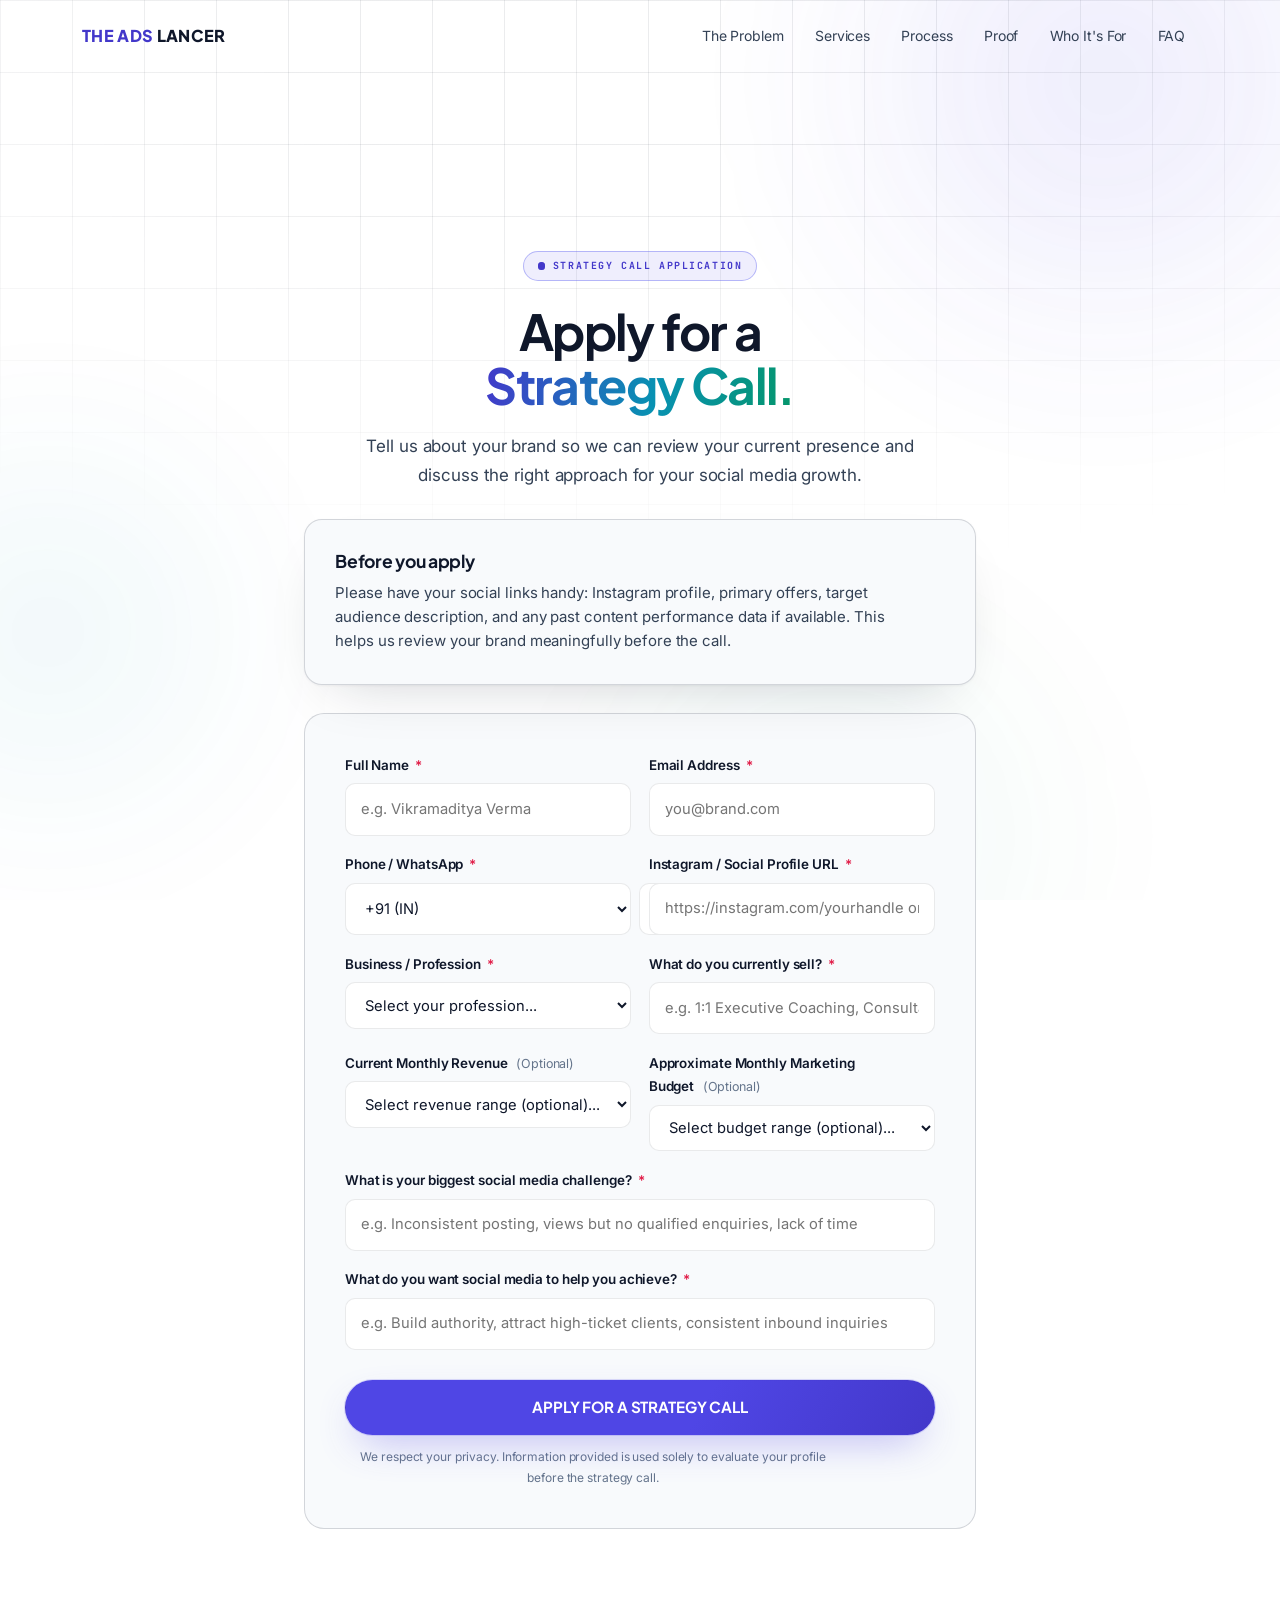
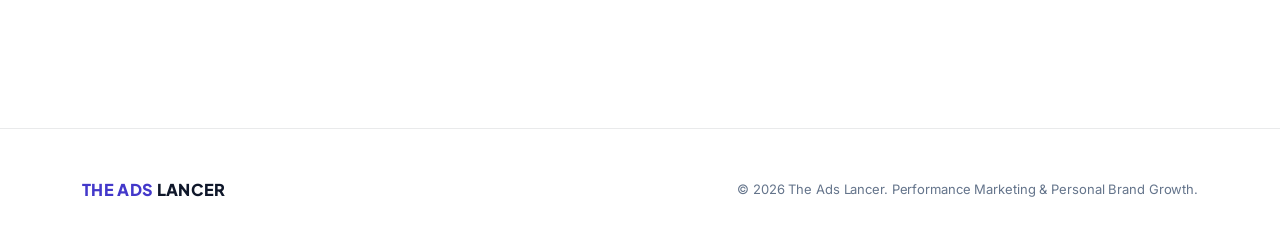
<file: calendar.html>
<!doctype html>
<html lang="en">
  <head>
    <meta charset="utf-8" />
    <meta name="viewport" content="width=device-width, initial-scale=1" />
    <title>The Ads Lancer — Apply for a Strategy Call</title>
    <meta name="description" content="Apply for a 30-45 minute Social Media Strategy Call. Tell us about your brand and we'll review your positioning and content system." />
    <link rel="icon" href="favicon.svg" type="image/svg+xml" />
    <link rel="stylesheet" href="site.css" />
    <style>
      /* ── Inline form styles (mirrors index.html modal form) ── */
      .apply-form-wrap {
        max-width: 42rem;
        margin: 0 auto;
      }
      .form-card {
        background: var(--bg-2, #ffffff);
        border: 1px solid var(--line-strong, #e2e8f0);
        border-radius: 20px;
        padding: clamp(1.5rem, 4vw, 2.5rem);
        margin-top: var(--space-4, 2rem);
      }
      .success-box {
        text-align: center;
        padding: 3rem 1rem;
        display: none;
      }
      .success-icon {
        width: 4rem;
        height: 4rem;
        margin: 0 auto 1.25rem;
        border-radius: 999px;
        background: rgba(5, 150, 105, 0.1);
        color: var(--good, #059669);
        display: grid;
        place-items: center;
      }
    </style>
  </head>
  <body>

<div class="aurora" aria-hidden="true"><span></span><span></span><span></span></div>
<div class="grid-bg" aria-hidden="true"></div>

<header class="site-header">
  <div class="container nav-flex">
    <a href="index.html" class="brand-logo"><span class="logo-accent">THE ADS</span> LANCER</a>
    <nav class="nav-links" aria-label="Primary">
      <a href="index.html#problem" class="nav-link">The Problem</a>
      <a href="index.html#services" class="nav-link">Services</a>
      <a href="index.html#process" class="nav-link">Process</a>
      <a href="index.html#proof" class="nav-link">Proof</a>
      <a href="index.html#fit" class="nav-link">Who It's For</a>
      <a href="index.html#faq" class="nav-link">FAQ</a>
    </nav>
  </div>
</header>

<main style="padding-top: clamp(6rem, 10vw, 8rem); padding-bottom: clamp(3rem, 6vw, 5rem);">
  <section class="container">
    <div class="apply-form-wrap">

      <div class="reveal is-visible" style="text-align: center; max-width: 38rem; margin: 0 auto;">
        <span class="pill tone-accent"><span class="dot"><i></i><i></i></span> Strategy Call Application</span>
        <h1 style="margin-top: 1.5rem; font-size: var(--fs-h2);">Apply for a<br><span class="gradient-text">Strategy Call.</span></h1>
        <p class="lead" style="margin: 1.25rem auto 0; color: var(--text);">
          Tell us about your brand so we can review your current presence and discuss the right approach for your social media growth.
        </p>
      </div>

      <!-- Before-call checklist -->
      <div class="card card-pad reveal" style="margin-top: var(--space-4); text-align: left; background: var(--bg-2); border-color: var(--line-strong);">
        <h3 style="font-size: 1.1rem; color: var(--ink);">Before you apply</h3>
        <p style="margin-top: 0.5rem; font-size: var(--fs-sm); color: var(--text); line-height: 1.62;">
          Please have your social links handy: Instagram profile, primary offers, target audience description, and any past content performance data if available. This helps us review your brand meaningfully before the call.
        </p>
      </div>

      <!-- Application Form Card -->
      <div class="form-card reveal" id="form-area">

        <!-- Form itself -->
        <form id="application-form" autocomplete="on" novalidate>

          <!-- Field 1 & 2: Name & Email -->
          <div class="field-grid-2">
            <div class="form-field">
              <label for="f-name">Full Name <span class="req">*</span></label>
              <input type="text" id="f-name" name="name" required placeholder="e.g. Vikramaditya Verma" autocomplete="name" />
            </div>
            <div class="form-field">
              <label for="f-email">Email Address <span class="req">*</span></label>
              <input type="email" id="f-email" name="email" required placeholder="you@brand.com" autocomplete="email" />
            </div>
          </div>

          <!-- Field 3 & 4: WhatsApp & Social Profile -->
          <div class="field-grid-2">
            <div class="form-field">
              <label for="f-whatsapp">Phone / WhatsApp <span class="req">*</span></label>
              <div class="tel-row">
                <select class="tel-code" name="country_code" aria-label="Country Code">
                  <option value="+91" selected>+91 (IN)</option>
                  <option value="+1">+1 (US)</option>
                  <option value="+44">+44 (UK)</option>
                  <option value="+971">+971 (AE)</option>
                  <option value="+61">+61 (AU)</option>
                  <option value="+65">+65 (SG)</option>
                  <option value="+1">+1 (CA)</option>
                  <option value="+49">+49 (DE)</option>
                </select>
                <input type="tel" id="f-whatsapp" name="whatsapp" required placeholder="Phone / WhatsApp" style="flex:1;" />
              </div>
            </div>
            <div class="form-field">
              <label for="f-instagram">Instagram / Social Profile URL <span class="req">*</span></label>
              <input type="text" id="f-instagram" name="instagram" required placeholder="https://instagram.com/yourhandle or @handle" />
            </div>
          </div>

          <!-- Field 5 & 6: Profession & Selling -->
          <div class="field-grid-2">
            <div class="form-field">
              <label for="f-profession">Business / Profession <span class="req">*</span></label>
              <select id="f-profession" name="profession" required>
                <option value="" disabled selected>Select your profession...</option>
                <option value="Coach">Coach (Leadership, Business, Life, Career)</option>
                <option value="Consultant">Consultant (Finance, Strategy, B2B)</option>
                <option value="Astrologer / Spiritual Expert">Astrologer / Spiritual Expert / Occult</option>
                <option value="Personal Brand / SME">Personal Brand / Subject-Matter Expert</option>
                <option value="Other">Other Expert-Led Business</option>
              </select>
            </div>
            <div class="form-field">
              <label for="f-selling">What do you currently sell? <span class="req">*</span></label>
              <input type="text" id="f-selling" name="selling" required placeholder="e.g. 1:1 Executive Coaching, Consultation Readings" />
            </div>
          </div>

          <!-- Field 7 & 10: Revenue Range & Monthly Marketing Budget (Optional) -->
          <div class="field-grid-2">
            <div class="form-field">
              <label for="f-revenue">Current Monthly Revenue <span class="opt">(Optional)</span></label>
              <select id="f-revenue" name="revenue">
                <option value="" selected>Select revenue range (optional)...</option>
                <option value="Pre-revenue / Getting started">Pre-revenue / Getting started</option>
                <option value="Under ₹1,00,000 / month">Under ₹1,00,000 / month</option>
                <option value="₹1,00,000 – ₹3,00,000 / month">₹1,00,000 – ₹3,00,000 / month</option>
                <option value="₹3,00,000 – ₹10,00,000 / month">₹3,00,000 – ₹10,00,000 / month</option>
                <option value="₹10,00,000+ / month">₹10,00,000+ / month</option>
              </select>
            </div>
            <div class="form-field">
              <label for="f-budget">Approximate Monthly Marketing Budget <span class="opt">(Optional)</span></label>
              <select id="f-budget" name="budget">
                <option value="" selected>Select budget range (optional)...</option>
                <option value="Under ₹25,000">Under ₹25,000</option>
                <option value="₹25,000 – ₹50,000">₹25,000 – ₹50,000</option>
                <option value="₹50,000 – ₹1,00,000">₹50,000 – ₹1,00,000</option>
                <option value="₹1,00,000+">₹1,00,000+</option>
                <option value="Flexible / Depends on ROI">Flexible / Depends on ROI</option>
              </select>
            </div>
          </div>

          <!-- Field 8: Biggest Social Media Challenge -->
          <div class="form-field">
            <label for="f-challenge">What is your biggest social media challenge? <span class="req">*</span></label>
            <input type="text" id="f-challenge" name="challenge" required placeholder="e.g. Inconsistent posting, views but no qualified enquiries, lack of time" />
          </div>

          <!-- Field 9: Desired Business Outcome -->
          <div class="form-field">
            <label for="f-goal">What do you want social media to help you achieve? <span class="req">*</span></label>
            <input type="text" id="f-goal" name="goal" required placeholder="e.g. Build authority, attract high-ticket clients, consistent inbound inquiries" />
          </div>

          <button type="submit" id="cal-submit-btn" class="btn btn-accent btn-lg" style="width:100%;margin-top:0.75rem">APPLY FOR A STRATEGY CALL</button>
          <p style="margin-top:0.75rem;font-size:0.75rem;color:var(--muted);text-align:center">
            We respect your privacy. Information provided is used solely to evaluate your profile before the strategy call.
          </p>
        </form>

        <!-- Success state -->
        <div class="success-box" id="cal-success">
          <div class="success-icon">
            <svg width="28" height="28" viewBox="0 0 24 24" fill="none" stroke="currentColor" stroke-width="2.5"><polyline points="20 6 9 17 4 12"/></svg>
          </div>
          <h3 style="font-size:1.4rem;color:var(--ink)">Application Received</h3>
          <p style="margin:0.85rem auto 0;font-size:0.98rem;line-height:1.6;color:var(--text);max-width:26rem">
            Thanks — your application has been received. We'll review your brand and contact you regarding the strategy call.
          </p>
          <a href="index.html" class="btn btn-ghost btn-md" style="margin-top:1.5rem;display:inline-flex">Back to Home</a>
        </div>

      </div><!-- /form-card -->
    </div><!-- /apply-form-wrap -->
  </section>
</main>

<footer>
  <div class="container foot-flex">
    <a href="index.html" class="brand-logo"><span class="logo-accent">THE ADS</span> LANCER</a>
    <p>© 2026 The Ads Lancer. Performance Marketing &amp; Personal Brand Growth.</p>
  </div>
</footer>

<script src="site.js" defer></script>
<script>
/* ── calendar.html: inline form submission (same Google Sheets webhook as index.html) ── */
(function () {
  'use strict';

  var SHEET_URL = 'https://script.google.com/macros/s/AKfycbyE7kPHDTgvXQLxcPKYp5fFzES9j8ku0T9lWd53Gf-ihYz2G4GBrWdcG5xPwaTsMSsppw/exec';
  var SECRET    = 'tal-2026-krsna110';

  /* UTM retrieval from sessionStorage (populated by site.js) */
  function getUtm(key) {
    try { return sessionStorage.getItem('tal_' + key) || ''; } catch (e) { return ''; }
  }

  var form      = document.getElementById('application-form');
  var submitBtn = document.getElementById('cal-submit-btn');
  var successEl = document.getElementById('cal-success');

  if (!form) return;

  form.addEventListener('submit', function (e) {
    e.preventDefault();

    /* Basic HTML5 validation */
    if (!form.checkValidity()) {
      form.reportValidity();
      return;
    }

    submitBtn.disabled = true;
    submitBtn.textContent = 'Submitting application\u2026';

    var countryCode = form.elements['country_code'] ? form.elements['country_code'].value : '+91';
    var rawPhone    = form.elements['whatsapp']      ? form.elements['whatsapp'].value.trim() : '';

    var payload = {
      secret:       SECRET,
      name:         form.elements['name']       ? form.elements['name'].value.trim()       : '',
      email:        form.elements['email']      ? form.elements['email'].value.trim()      : '',
      whatsapp:     countryCode + ' ' + rawPhone,
      instagram:    form.elements['instagram']  ? form.elements['instagram'].value.trim()  : '',
      profession:   form.elements['profession'] ? form.elements['profession'].value        : '',
      selling:      form.elements['selling']    ? form.elements['selling'].value.trim()    : '',
      revenue:      form.elements['revenue']    ? form.elements['revenue'].value           : '',
      challenge:    form.elements['challenge']  ? form.elements['challenge'].value.trim()  : '',
      goal:         form.elements['goal']       ? form.elements['goal'].value.trim()       : '',
      budget:       form.elements['budget']     ? form.elements['budget'].value            : '',
      utm_source:   getUtm('utm_source'),
      utm_medium:   getUtm('utm_medium'),
      utm_campaign: getUtm('utm_campaign'),
      utm_term:     getUtm('utm_term'),
      utm_content:  getUtm('utm_content'),
      source:       'The Ads Lancer SMM Landing Page - calendar.html',
      submittedAt:  new Date().toISOString()
    };

    var showSuccess = function () {
      form.reset();
      submitBtn.disabled = false;
      submitBtn.textContent = 'APPLY FOR A STRATEGY CALL';
      form.style.display      = 'none';
      successEl.style.display = 'block';
    };

    /* Optimistic 2.2 s timeout fallback — same pattern as index.html */
    var didRespond = false;
    var timeoutId  = setTimeout(function () {
      if (!didRespond) { didRespond = true; showSuccess(); }
    }, 2200);

    fetch(SHEET_URL, {
      method:  'POST',
      headers: { 'Content-Type': 'text/plain;charset=utf-8' },
      body:    JSON.stringify(payload)
    })
      .then(function ()  { if (!didRespond) { didRespond = true; clearTimeout(timeoutId); showSuccess(); } })
      .catch(function () { if (!didRespond) { didRespond = true; clearTimeout(timeoutId); showSuccess(); } });
  });
})();
</script>

  </body>
</html>
</file>
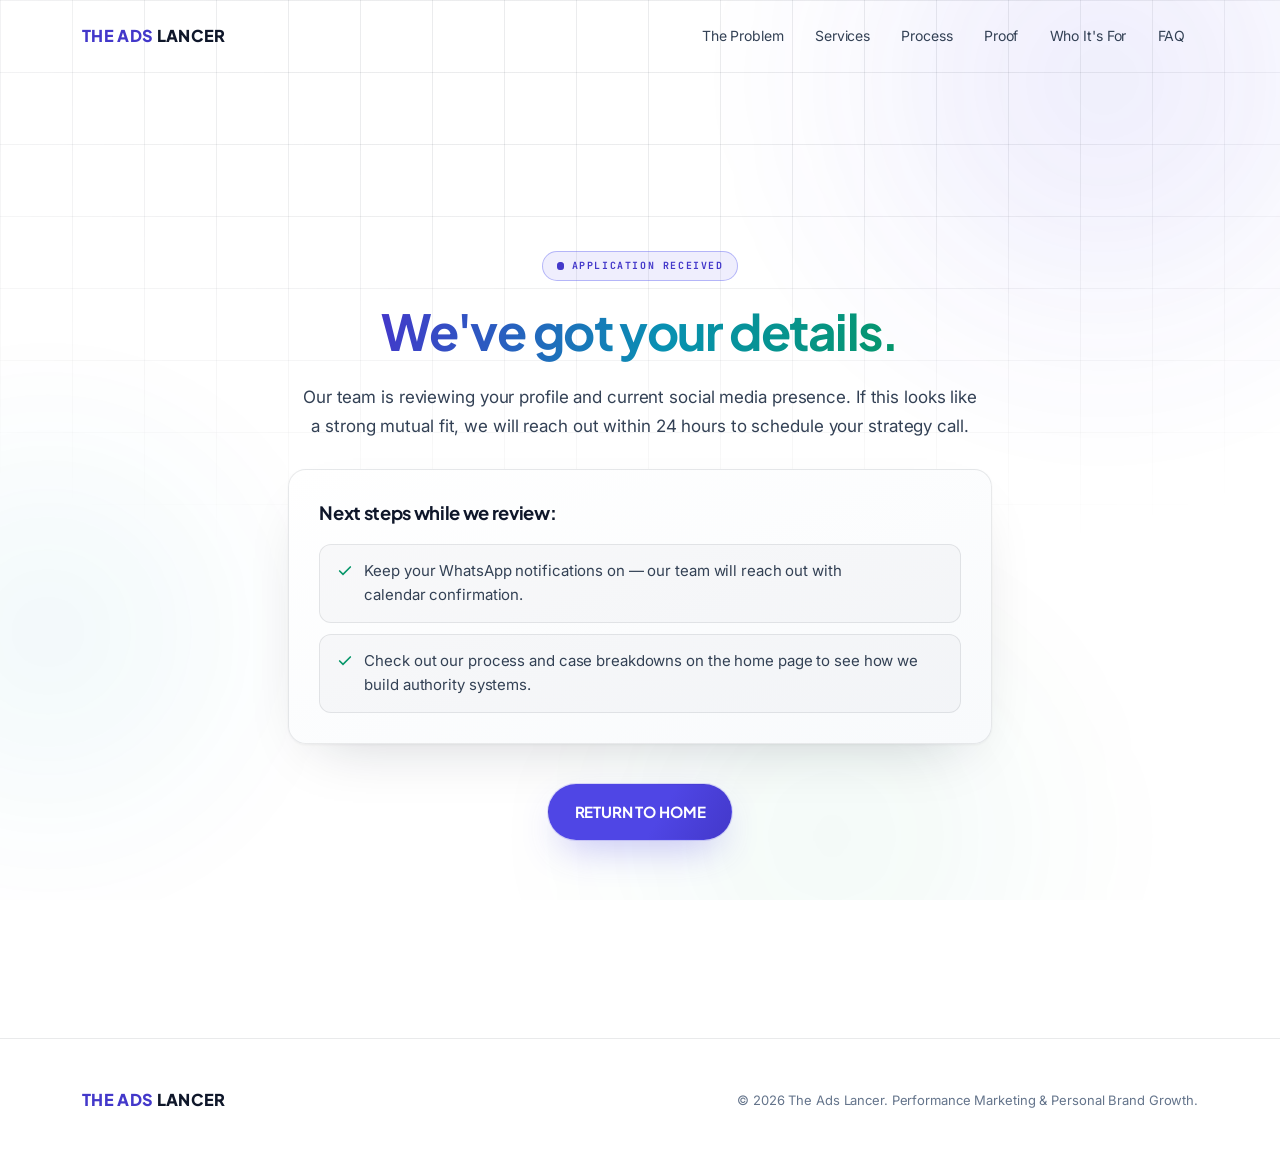
<file: thank-you.html>
<!doctype html>
<html lang="en">
  <head>
    <meta charset="utf-8" />
    <meta name="viewport" content="width=device-width, initial-scale=1" />
    <title>The Ads Lancer — Application Received</title>
    <meta name="description" content="Thank you for your application to The Ads Lancer Social Media Management." />
    <link rel="icon" href="favicon.svg" type="image/svg+xml" />
    <link rel="stylesheet" href="site.css" />
  </head>
  <body>

<div class="aurora" aria-hidden="true"><span></span><span></span><span></span></div>
<div class="grid-bg" aria-hidden="true"></div>

<header class="site-header">
  <div class="container nav-flex">
    <a href="index.html" class="brand-logo"><span class="logo-accent">THE ADS</span> LANCER</a>
    <nav class="nav-links" aria-label="Primary">
      <a href="index.html#problem" class="nav-link">The Problem</a>
      <a href="index.html#services" class="nav-link">Services</a>
      <a href="index.html#process" class="nav-link">Process</a>
      <a href="index.html#proof" class="nav-link">Proof</a>
      <a href="index.html#fit" class="nav-link">Who It's For</a>
      <a href="index.html#faq" class="nav-link">FAQ</a>
    </nav>
  </div>
</header>

<main style="padding-top: clamp(6rem, 10vw, 8rem); padding-bottom: clamp(3rem, 6vw, 5rem);">
  <section class="container">
    <div class="reveal is-visible" style="max-width: 44rem; margin: 0 auto; text-align: center;">
      <span class="pill tone-accent"><span class="dot"><i></i><i></i></span> Application Received</span>
      
      <h1 style="margin-top: 1.5rem; font-size: var(--fs-h2);"><span class="gradient-text">We've got your details.</span></h1>

      <div id="qualified-state">
        <p class="lead" style="margin: 1.5rem auto 0; color: var(--text);">
          Our team is reviewing your profile and current social media presence. If this looks like a strong mutual fit, we will reach out within 24 hours to schedule your strategy call.
        </p>

        <div class="card card-pad" style="margin-top: var(--space-4); text-align: left;">
          <h3 style="font-size: 1.15rem; color: var(--ink); margin-bottom: 1.25rem;">Next steps while we review:</h3>
          <ul class="deliverables" style="margin-top: 0; grid-template-columns: 1fr;">
            <li>
              <svg class="check" width="16" height="16" viewBox="0 0 24 24" fill="none" stroke="currentColor" stroke-width="2.5" stroke-linecap="round"><polyline points="20 6 9 17 4 12"/></svg>
              <span>Keep your WhatsApp notifications on — our team will reach out with calendar confirmation.</span>
            </li>
            <li>
              <svg class="check" width="16" height="16" viewBox="0 0 24 24" fill="none" stroke="currentColor" stroke-width="2.5" stroke-linecap="round"><polyline points="20 6 9 17 4 12"/></svg>
              <span>Check out our process and case breakdowns on the home page to see how we build authority systems.</span>
            </li>
          </ul>
        </div>
      </div>

      <div style="margin-top: var(--space-5); display: flex; justify-content: center;">
        <a href="index.html" class="btn btn-accent btn-lg">
          RETURN TO HOME
        </a>
      </div>

    </div>
  </section>
</main>

<footer>
  <div class="container foot-flex">
    <a href="index.html" class="brand-logo"><span class="logo-accent">THE ADS</span> LANCER</a>
    <p>© 2026 The Ads Lancer. Performance Marketing &amp; Personal Brand Growth.</p>
  </div>
</footer>

  </body>
</html>
</file>
<file: site.css>
@import url('https://fonts.googleapis.com/css2?family=Inter:wght@400;500;600;700&family=Plus+Jakarta+Sans:wght@500;600;700;800&family=JetBrains+Mono:wght@500;600;700&display=swap');

/*
 * THE ADS LANCER — v2 "Daylight Signal"
 * Light diagnostic-console aesthetic: white canvas, slate ink, electric indigo signal,
 * emerald for healthy stages, amber/rose for leaks. Motion is purposeful: data flows,
 * bars fill, sections rise into view.
 */

:root {
  --font-display: 'Plus Jakarta Sans', ui-sans-serif, system-ui, sans-serif;
  --font-sans: 'Inter', ui-sans-serif, system-ui, sans-serif;
  --font-mono: 'JetBrains Mono', ui-monospace, monospace;

  --bg: #ffffff;
  --bg-2: #f8fafc;
  --surface: rgba(15, 23, 42, 0.022);
  --surface-2: rgba(15, 23, 42, 0.05);
  --line: rgba(15, 23, 42, 0.09);
  --line-strong: rgba(15, 23, 42, 0.16);

  --ink: #0f172a;
  --text: #334155;
  --muted: #64748b;

  --accent: #4f46e5;
  --accent-bright: #4338ca;
  --accent-soft: rgba(79, 70, 229, 0.09);
  --cyan: #0891b2;
  --good: #059669;
  --warn: #b45309;
  --leak: #e11d48;

  --radius: 18px;
  --shadow: 0 1px 3px rgba(15, 23, 42, 0.05), 0 24px 60px -30px rgba(15, 23, 42, 0.22);
  --glow: 0 0 0 1px rgba(79, 70, 229, 0.18), 0 16px 40px -14px rgba(79, 70, 229, 0.45);
  --max: 1180px;

  /* fluid type scale (1.25 ratio, viewport-aware) */
  --fs-micro: 0.6875rem;
  --fs-caption: 0.8125rem;
  --fs-sm: 0.9375rem;
  --fs-body: clamp(1rem, 0.965rem + 0.18vw, 1.0625rem);
  --fs-lead: clamp(1.0625rem, 1rem + 0.35vw, 1.1875rem);
  --fs-h4: clamp(1.0625rem, 1rem + 0.3vw, 1.1875rem);
  --fs-h3: clamp(1.1875rem, 1.08rem + 0.5vw, 1.4rem);
  --fs-h2: clamp(2rem, 1.5rem + 2.4vw, 3.1rem);
  --fs-h1: clamp(2.55rem, 1.6rem + 4.6vw, 4.6rem);

  --lh-tight: 1.08;
  --lh-snug: 1.28;
  --lh-body: 1.72;

  /* vertical rhythm */
  --space-1: 0.5rem;
  --space-2: 0.75rem;
  --space-3: 1.125rem;
  --space-4: 1.75rem;
  --space-5: 2.5rem;
  --space-6: clamp(3rem, 5vw, 4.25rem);
  --space-section: clamp(5rem, 9.5vw, 8.5rem);

  --measure: 62ch;
  --measure-tight: 46ch;
}

* { box-sizing: border-box; margin: 0; padding: 0; }
html { scroll-behavior: smooth; -webkit-text-size-adjust: 100%; }

body {
  background: var(--bg);
  color: var(--text);
  font-family: var(--font-sans);
  font-size: var(--fs-body);
  line-height: var(--lh-body);
  letter-spacing: -0.006em;
  overflow-x: hidden;
  text-wrap: pretty;
  -webkit-font-smoothing: antialiased;
  -moz-osx-font-smoothing: grayscale;
}

h1, h2, h3, h4 { font-family: var(--font-display); color: var(--ink); line-height: var(--lh-tight); letter-spacing: -0.025em; font-weight: 700; text-wrap: balance; }
h1 { font-size: var(--fs-h1); letter-spacing: -0.032em; }
h2 { font-size: var(--fs-h2); letter-spacing: -0.028em; }
h3 { font-size: var(--fs-h3); line-height: var(--lh-snug); letter-spacing: -0.018em; }
h4 { font-size: var(--fs-h4); line-height: var(--lh-snug); letter-spacing: -0.014em; }
p { max-width: var(--measure); }
a { color: inherit; text-decoration: none; }
button, input, textarea, select { font: inherit; color: inherit; }
img { display: block; max-width: 100%; }

/* ── ambient background ── */
.aurora { position: fixed; inset: 0; z-index: -2; pointer-events: none; overflow: hidden; }
.aurora span {
  position: absolute; border-radius: 50%; filter: blur(90px); opacity: 0.75;
  animation: drift 22s ease-in-out infinite;
}
.aurora span:nth-child(1) { width: 46rem; height: 46rem; top: -18rem; right: -12rem; background: radial-gradient(circle, rgba(79,70,229,0.16), transparent 65%); }
.aurora span:nth-child(2) { width: 34rem; height: 34rem; top: 40%; left: -14rem; background: radial-gradient(circle, rgba(8,145,178,0.11), transparent 65%); animation-delay: -7s; }
.aurora span:nth-child(3) { width: 40rem; height: 40rem; bottom: -16rem; right: 10%; background: radial-gradient(circle, rgba(5,150,105,0.09), transparent 65%); animation-delay: -13s; }
.grid-bg {
  position: fixed; inset: 0; z-index: -1; pointer-events: none;
  background-image: linear-gradient(var(--line) 1px, transparent 1px), linear-gradient(90deg, var(--line) 1px, transparent 1px);
  background-size: 72px 72px;
  mask-image: radial-gradient(120% 90% at 50% 0%, #000 25%, transparent 75%);
  -webkit-mask-image: radial-gradient(120% 90% at 50% 0%, #000 25%, transparent 75%);
  opacity: 0.9;
}
@keyframes drift {
  0%, 100% { transform: translate3d(0,0,0) scale(1); }
  50% { transform: translate3d(-4rem, 3rem, 0) scale(1.15); }
}

/* ── layout ── */
.container { width: 100%; max-width: var(--max); margin-inline: auto; padding-inline: clamp(1.25rem, 3vw, 2rem); }
section { position: relative; padding-block: var(--space-section); }
.eyebrow {
  display: inline-flex; align-items: center; gap: 0.6rem;
  font-family: var(--font-mono); font-size: var(--fs-micro); font-weight: 700;
  letter-spacing: 0.22em; text-transform: uppercase; color: var(--accent-bright);
}
.eyebrow::before { content: ''; width: 1.75rem; height: 1px; background: linear-gradient(90deg, transparent, var(--accent-bright)); }
h2.section-title { font-size: var(--fs-h2); margin-top: var(--space-3); max-width: 22ch; }
.section-lead { margin-top: var(--space-3); max-width: var(--measure); font-size: var(--fs-lead); line-height: 1.65; color: var(--muted); }
.gradient-text {
  background: linear-gradient(100deg, var(--accent-bright), var(--cyan) 55%, var(--good));
  -webkit-background-clip: text; background-clip: text; color: transparent;
}

/* ── header ── */
.site-header {
  position: fixed; inset: 0 0 auto; z-index: 60;
  transition: background 0.35s ease, backdrop-filter 0.35s ease, border-color 0.35s ease;
  border-bottom: 1px solid transparent;
}
.site-header.scrolled { background: rgba(255, 255, 255, 0.82); backdrop-filter: blur(14px); border-color: var(--line); }
.nav-flex { display: flex; align-items: center; justify-content: space-between; gap: 1rem; height: 4.5rem; }
.brand-logo { font-family: var(--font-display); font-weight: 800; letter-spacing: 0.02em; color: var(--ink); font-size: 1.02rem; }
.brand-logo .logo-accent { color: var(--accent-bright); }
.nav-links { display: none; gap: 0.35rem; }
@media (min-width: 900px) { .nav-links { display: flex; } .nav-cta { display: inline-flex !important; } }
.nav-link {
  position: relative; padding: 0.45rem 0.8rem; border-radius: 999px;
  font-size: 0.875rem; color: var(--text); transition: color 0.2s, background 0.2s;
}
.nav-link:hover { color: var(--ink); background: var(--surface-2); }
.nav-cta { display: none; }
.mobile-toggle {
  display: grid; place-items: center; width: 2.6rem; height: 2.6rem; border-radius: 12px;
  border: 1px solid var(--line); background: var(--surface); cursor: pointer; color: var(--ink);
}
@media (min-width: 900px) { .mobile-toggle { display: none; } }
.mobile-drawer {
  display: none; padding-bottom: 1.25rem;
  background: rgba(255, 255, 255, 0.97); backdrop-filter: blur(14px);
  border-bottom: 1px solid var(--line);
}
.mobile-drawer.open { display: block; animation: fadeUp 0.3s ease both; }
.mobile-nav-list { list-style: none; display: flex; flex-direction: column; gap: 0.25rem; padding-top: 0.5rem; }
.mobile-nav-list .nav-link { display: block; }

/* ── buttons ── */
.btn {
  position: relative; display: inline-flex; align-items: center; justify-content: center; gap: 0.55rem;
  border: 1px solid transparent; border-radius: 999px; cursor: pointer;
  font-family: var(--font-display); font-weight: 700; letter-spacing: -0.01em;
  transition: transform 0.2s ease, box-shadow 0.3s ease, background 0.25s ease, border-color 0.25s ease;
  overflow: hidden; white-space: normal; text-align: center; word-break: break-word;
}
.btn-md { padding: 0.6rem 1.15rem; font-size: 0.875rem; }
.btn-lg { padding: 0.85rem 1.6rem; font-size: 0.95rem; }
.btn-xl { padding: 1.05rem 2rem; font-size: 1.02rem; }
.btn-accent { background: linear-gradient(120deg, var(--accent), #4f46e5 60%, #4338ca); color: #fff; box-shadow: var(--glow); }
.btn-accent::after {
  content: ''; position: absolute; inset: 0; transform: translateX(-120%);
  background: linear-gradient(100deg, transparent, rgba(255,255,255,0.35), transparent);
}
.btn-accent:hover::after { animation: sheen 0.9s ease; }
.btn:hover { transform: translateY(-2px); }
.btn-ghost { background: var(--surface); border-color: var(--line-strong); color: var(--ink); }
.btn-ghost:hover { background: var(--surface-2); }
@keyframes sheen { to { transform: translateX(120%); } }

/* ── cards ── */
.card {
  position: relative; border: 1px solid var(--line); border-radius: var(--radius);
  background: linear-gradient(160deg, #ffffff, #f8fafc);
  backdrop-filter: blur(8px); box-shadow: var(--shadow);
}
.card-pad { padding: clamp(1.35rem, 2.4vw, 1.9rem); }
.card-hover { transition: transform 0.35s cubic-bezier(.2,.7,.3,1), border-color 0.35s, box-shadow 0.35s; }
.card-hover:hover { transform: translateY(-6px); border-color: rgba(79,70,229,0.45); box-shadow: 0 24px 50px -24px rgba(79,70,229,0.28); }
.num-chip {
  display: inline-grid; place-items: center; width: 2.4rem; height: 2.4rem; border-radius: 12px;
  font-family: var(--font-mono); font-size: 0.75rem; font-weight: 700;
  background: var(--accent-soft); color: var(--accent-bright); border: 1px solid rgba(99,102,241,0.32);
}
.pill {
  display: inline-flex; align-items: center; gap: 0.5rem; padding: 0.35rem 0.85rem; border-radius: 999px;
  border: 1px solid var(--line-strong); background: var(--surface);
  font-family: var(--font-mono); font-size: 0.62rem; font-weight: 700; letter-spacing: 0.16em; text-transform: uppercase; color: var(--text);
}
.dot { position: relative; display: inline-flex; width: 0.45rem; height: 0.45rem; }
.dot i { position: absolute; inset: 0; border-radius: 999px; background: currentColor; }
.dot i:first-child { animation: ping 1.8s cubic-bezier(0,0,.2,1) infinite; opacity: 0.55; }
@keyframes ping { 70%, 100% { transform: scale(2.6); opacity: 0; } }

/* ── hero ── */
.hero { padding-top: clamp(7.5rem, 14vw, 10.5rem); padding-bottom: clamp(3.5rem, 7vw, 6rem); }
.hero-grid { display: grid; gap: 3.5rem; align-items: center; }
@media (min-width: 1000px) { .hero-grid { grid-template-columns: 1.05fr 0.95fr; gap: 4rem; } }
.hero h1 { margin-top: var(--space-4); font-size: var(--fs-h1); font-weight: 800; max-width: 18ch; line-height: 1.04; }
.hero p.lead { margin-top: var(--space-3); max-width: var(--measure-tight); font-size: var(--fs-lead); line-height: 1.62; }
.hero-actions { margin-top: var(--space-5); display: flex; flex-wrap: wrap; gap: 0.9rem; }
.hero-note { margin-top: var(--space-3); display: flex; gap: 0.6rem; max-width: 34ch; font-size: var(--fs-caption); line-height: 1.6; color: var(--muted); }
.hero-note p { max-width: none; }
.hero-stats { margin-top: var(--space-6); display: flex; flex-wrap: wrap; gap: 2.25rem; padding-top: var(--space-4); border-top: 1px solid var(--line); }
.hero-stats .k { font-family: var(--font-display); font-size: 1.7rem; font-weight: 800; color: var(--ink); line-height: 1.1; letter-spacing: -0.02em; }
.hero-stats .l { margin-top: 0.2rem; font-family: var(--font-mono); font-size: var(--fs-micro); letter-spacing: 0.16em; text-transform: uppercase; color: var(--muted); line-height: 1.4; }

/* ── funnel console ── */
.console-head { display: flex; flex-wrap: wrap; align-items: center; justify-content: space-between; gap: 0.75rem; padding-bottom: 1rem; border-bottom: 1px solid var(--line); }
.stages { position: relative; margin-top: 1.5rem; display: flex; flex-direction: column; gap: 0.7rem; }
.stages .spine { position: absolute; top: 0; bottom: 0; left: 1.1rem; width: 1px; background: var(--line-strong); overflow: hidden; }
.stages .spine i { position: absolute; left: 0; width: 100%; height: 5rem; background: linear-gradient(to bottom, transparent, var(--accent-bright), transparent); animation: flow 3.2s linear infinite; }
@keyframes flow { 0% { top: -5rem; } 100% { top: 100%; } }
.stage { position: relative; display: flex; align-items: center; gap: 0.9rem; }
.stage .idx {
  position: relative; z-index: 2; display: grid; place-items: center; flex: 0 0 auto;
  width: 2.25rem; height: 2.25rem; border-radius: 999px; border: 1px solid;
  font-family: var(--font-mono); font-size: 0.65rem; font-weight: 700; background: var(--bg);
}
.stage .bar {
  position: relative; flex: 1; border: 1px solid var(--line); border-radius: 14px;
  padding: 0.7rem 0.95rem; background: var(--surface); overflow: hidden;
  width: var(--w, 100%); max-width: var(--w, 100%); min-width: min(100%, 17rem);
  transform-origin: left; transform: scaleX(0.35); opacity: 0; transition: transform 0.9s cubic-bezier(.2,.8,.2,1), opacity 0.6s ease;
}
.is-visible .stage .bar { transform: scaleX(1); opacity: 1; }
.stage .bar > div { display: flex; align-items: center; justify-content: space-between; gap: 0.75rem; }
.stage .bar .name { font-family: var(--font-display); font-size: 0.85rem; font-weight: 700; color: var(--ink); letter-spacing: 0.04em; }
.stage .bar .sub { font-size: 0.74rem; color: var(--muted); }
.tone-good { color: var(--good); border-color: rgba(52,211,153,0.4); background: rgba(52,211,153,0.08); }
.tone-warn { color: var(--warn); border-color: rgba(251,191,36,0.4); background: rgba(251,191,36,0.08); }
.tone-leak { color: var(--leak); border-color: rgba(251,113,133,0.42); background: rgba(251,113,133,0.09); }
.tone-accent { color: var(--accent-bright); border-color: rgba(99,102,241,0.42); background: var(--accent-soft); }
.tag { padding: 0.2rem 0.6rem; border-radius: 999px; border: 1px solid; font-family: var(--font-mono); font-size: 0.58rem; font-weight: 700; letter-spacing: 0.1em; }
.console-note { margin-top: 1.35rem; font-size: 0.8rem; color: var(--muted); border-top: 1px dashed var(--line-strong); padding-top: 1rem; }
.console-note b { color: var(--ink); }

/* ── marquee ── */
.marquee { border-block: 1px solid var(--line); background: var(--bg-2); padding-block: 0.9rem; overflow: hidden; }
.marquee-track { display: flex; gap: 3rem; width: max-content; animation: slide 26s linear infinite; }
.marquee-track span { font-family: var(--font-mono); font-size: 0.7rem; letter-spacing: 0.22em; text-transform: uppercase; color: var(--muted); white-space: nowrap; }
.marquee-track span em { color: var(--accent-bright); font-style: normal; }
@keyframes slide { to { transform: translateX(-50%); } }

/* ── grids ── */
.grid-3 { display: grid; gap: 1.4rem; margin-top: var(--space-6); }
@media (min-width: 800px) { .grid-3 { grid-template-columns: repeat(3, 1fr); } }
.grid-2 { display: grid; gap: 1.4rem; margin-top: var(--space-6); }
@media (min-width: 900px) { .grid-2 { grid-template-columns: 1fr 1fr; gap: 2.5rem; align-items: center; } }
.neq { font-family: var(--font-mono); color: var(--leak); font-size: var(--fs-caption); letter-spacing: 0.08em; }
.callout {
  margin-top: var(--space-4); border-left: 2px solid var(--accent); padding: 1.2rem 1.5rem;
  background: linear-gradient(90deg, var(--accent-soft), transparent);
  border-radius: 0 14px 14px 0; color: var(--text); font-size: var(--fs-sm); line-height: 1.68;
}
.callout b { color: var(--ink); font-weight: 600; }

/* ── vs columns ── */
.vs { display: grid; gap: 1.4rem; margin-top: var(--space-6); }
@media (min-width: 860px) { .vs { grid-template-columns: 1fr auto 1fr; align-items: center; } }
.vs-badge { display: grid; place-items: center; width: 3rem; height: 3rem; margin-inline: auto; border-radius: 999px; border: 1px solid var(--line-strong); font-family: var(--font-mono); font-size: var(--fs-micro); font-weight: 700; color: var(--muted); background: var(--bg-2); }
.flow-list { list-style: none; display: flex; flex-direction: column; gap: 0.7rem; margin-top: var(--space-3); }
.flow-list li { display: flex; align-items: center; gap: 0.7rem; font-size: var(--fs-sm); line-height: 1.55; }
.flow-list li::before { content: ''; flex: 0 0 auto; width: 0.4rem; height: 0.4rem; border-radius: 999px; background: var(--line-strong); }
.flow-good li::before { background: var(--good); box-shadow: 0 0 12px var(--good); }
.flow-bad li::before { background: var(--leak); }

/* ── system steps ── */
.steps { margin-top: var(--space-6); display: grid; gap: 1.1rem; }
@media (min-width: 760px) { .steps { grid-template-columns: repeat(5, 1fr); } }
.step { position: relative; padding: 1.6rem 1.35rem; border: 1px solid var(--line); border-radius: var(--radius); background: var(--surface); transition: background 0.3s, border-color 0.3s, transform 0.3s; }
.step:hover { background: var(--surface-2); border-color: rgba(99,102,241,0.45); transform: translateY(-4px); }
.step h3 { margin-top: var(--space-3); font-size: var(--fs-h4); }
.step p { margin-top: var(--space-1); font-size: var(--fs-caption); line-height: 1.62; color: var(--muted); }
.step .ln { font-family: var(--font-mono); font-size: var(--fs-micro); letter-spacing: 0.18em; color: var(--accent-bright); }

/* ── audit layers ── */
.layers { margin-top: var(--space-6); display: grid; gap: 1.1rem; }
.layer { display: grid; gap: var(--space-2); padding: clamp(1.5rem, 2.4vw, 1.9rem); border: 1px solid var(--line); border-radius: var(--radius); background: var(--surface); position: relative; overflow: hidden; }
@media (min-width: 820px) { .layer { grid-template-columns: 3rem 13rem 1fr; align-items: center; gap: 2rem; } }
.layer::before { content: ''; position: absolute; inset: 0 auto 0 0; width: 2px; background: linear-gradient(var(--accent), transparent); opacity: 0; transition: opacity 0.3s; }
.layer:hover::before { opacity: 1; }
.layer h3 { font-size: var(--fs-h4); }
.layer p { font-size: var(--fs-sm); line-height: 1.68; color: var(--muted); }
.deliverables { margin-top: var(--space-5); display: grid; gap: 0.7rem; }
@media (min-width: 700px) { .deliverables { grid-template-columns: repeat(2, 1fr); } }
.deliverables li { list-style: none; display: flex; gap: 0.7rem; align-items: flex-start; font-size: var(--fs-sm); line-height: 1.6; padding: 0.9rem 1.05rem; border-radius: 12px; background: var(--surface); border: 1px solid var(--line); }
.check { flex: 0 0 auto; margin-top: 0.25rem; color: var(--good); }

/* ── proof bars ── */
.bars { margin-top: var(--space-4); display: flex; flex-direction: column; gap: 1.15rem; }
.bar-row .bar-top { display: flex; justify-content: space-between; gap: 1rem; font-family: var(--font-mono); font-size: var(--fs-micro); letter-spacing: 0.09em; color: var(--muted); }
.bar-row .track { margin-top: 0.5rem; height: 0.6rem; border-radius: 999px; background: rgba(15,23,42,0.07); overflow: hidden; }
.bar-row .fill { height: 100%; width: 0; border-radius: 999px; background: linear-gradient(90deg, var(--accent), var(--cyan)); transition: width 1.4s cubic-bezier(.2,.8,.2,1); }
.bar-row:last-child .fill { background: linear-gradient(90deg, var(--leak), #f97316); }
.stat-big { font-family: var(--font-display); font-size: clamp(2.6rem, 6vw, 4rem); font-weight: 800; color: var(--ink); line-height: 1; letter-spacing: -0.035em; }
blockquote { font-family: var(--font-display); font-size: clamp(1.35rem, 2.6vw, 1.85rem); color: var(--ink); line-height: 1.42; letter-spacing: -0.02em; font-weight: 600; max-width: 34ch; text-wrap: balance; }

/* ── faq ── */
.faq { margin-top: var(--space-5); display: flex; flex-direction: column; gap: 0.75rem; }
.faq-item { border: 1px solid var(--line); border-radius: 14px; background: var(--surface); overflow: hidden; transition: border-color 0.3s, background 0.3s; }
.faq-item.open { border-color: rgba(99,102,241,0.45); background: var(--surface-2); }
.faq-q { width: 100%; display: flex; align-items: center; justify-content: space-between; gap: 1.25rem; padding: 1.25rem 1.4rem; background: none; border: 0; cursor: pointer; text-align: left; font-family: var(--font-display); font-weight: 600; letter-spacing: -0.015em; line-height: 1.4; color: var(--ink); font-size: var(--fs-h4); }
.faq-q .chev { transition: transform 0.3s ease; color: var(--accent-bright); flex: 0 0 auto; }
.faq-item.open .chev { transform: rotate(45deg); }
.faq-a { max-height: 0; overflow: hidden; transition: max-height 0.4s ease; }
.faq-a p { padding: 0 1.4rem 1.35rem; font-size: var(--fs-sm); line-height: 1.7; color: var(--muted); }

/* ── cta band ── */
.cta-band { position: relative; overflow: hidden; border-radius: 28px; padding: clamp(2.5rem, 5.5vw, 4.25rem); border: 1px solid rgba(79,70,229,0.22); background: radial-gradient(120% 140% at 15% 0%, rgba(79,70,229,0.12), transparent 62%), #ffffff; box-shadow: var(--shadow); }
.cta-band h2 { font-size: clamp(1.9rem, 4vw, 3rem); max-width: 24ch; }

/* ── footer ── */
footer { border-top: 1px solid var(--line); padding-block: 3rem; }
.foot-flex { display: flex; flex-wrap: wrap; gap: 1.25rem; align-items: center; justify-content: space-between; font-size: var(--fs-caption); line-height: 1.6; color: var(--muted); }
.foot-flex p { max-width: none; }

/* ── modal ── */
dialog#apply-modal {
  width: min(34rem, calc(100vw - 2rem)); border: 1px solid var(--line-strong); border-radius: 22px;
  background: linear-gradient(170deg, #ffffff, #f8fafc); color: var(--text); padding: 0;
  margin: auto; max-height: min(90vh, 46rem); overflow-y: auto;
  box-shadow: 0 40px 120px -30px rgba(0,0,0,0.95);
}
dialog#apply-modal::backdrop { background: rgba(15, 23, 42, 0.35); backdrop-filter: blur(6px); }
dialog#apply-modal[open] { animation: pop 0.32s cubic-bezier(.2,.9,.25,1) both; }
@keyframes pop { from { opacity: 0; transform: translateY(14px) scale(0.97); } }
.modal-inner { padding: 1.75rem; }
.modal-top { display: flex; align-items: flex-start; justify-content: space-between; gap: 1rem; }
.modal-close { width: 2.2rem; height: 2.2rem; border-radius: 999px; border: 1px solid var(--line); background: var(--surface); cursor: pointer; display: grid; place-items: center; }
.modal-close:hover { background: var(--surface-2); }
.field { display: grid; gap: 0.35rem; margin-top: 0.9rem; }
.field label { font-family: var(--font-mono); font-size: 0.62rem; letter-spacing: 0.16em; text-transform: uppercase; color: var(--muted); }
.field input, .field textarea, .field select {
  width: 100%; padding: 0.7rem 0.9rem; border-radius: 12px; border: 1px solid var(--line-strong);
  background: #ffffff; outline: none; transition: border-color 0.2s, box-shadow 0.2s;
}
.field input:focus, .field textarea:focus, .field select:focus { border-color: var(--accent); box-shadow: 0 0 0 3px rgba(99,102,241,0.22); }
.field textarea { min-height: 5.5rem; resize: vertical; }
.grid-fields { display: grid; gap: 0.9rem; }
@media (min-width: 520px) { .grid-fields { grid-template-columns: 1fr 1fr; } }
#modal-success-content { text-align: center; padding: 1rem 0; }
.success-ring { width: 3.5rem; height: 3.5rem; margin: 0 auto 1rem; border-radius: 999px; display: grid; place-items: center; color: var(--good); border: 1px solid rgba(52,211,153,0.45); background: rgba(52,211,153,0.12); animation: pop 0.4s ease both; }

/* ── scroll reveal ── */
.reveal { opacity: 0; transform: translateY(26px); transition: opacity 0.7s ease, transform 0.8s cubic-bezier(.2,.8,.2,1); }
.reveal.is-visible { opacity: 1; transform: none; }
@keyframes fadeUp { from { opacity: 0; transform: translateY(10px); } }

/* ── hero staggered entrance ── */
@keyframes heroFade { from { opacity: 0; transform: translateY(32px); } to { opacity: 1; transform: none; } }
.hero .pill       { animation: heroFade 0.7s cubic-bezier(.2,.8,.2,1) 0.05s both; }
.hero h1          { animation: heroFade 0.75s cubic-bezier(.2,.8,.2,1) 0.15s both; }
.hero p.lead      { animation: heroFade 0.75s cubic-bezier(.2,.8,.2,1) 0.27s both; }
.hero-actions     { animation: heroFade 0.75s cubic-bezier(.2,.8,.2,1) 0.38s both; }
.hero-note        { animation: heroFade 0.7s cubic-bezier(.2,.8,.2,1) 0.48s both; }
.hero-stats       { animation: heroFade 0.7s cubic-bezier(.2,.8,.2,1) 0.58s both; }

/* ── funnel stage stagger ── */
.stage:nth-child(2) .bar { transition-delay: 0.08s; }
.stage:nth-child(3) .bar { transition-delay: 0.18s; }
.stage:nth-child(4) .bar { transition-delay: 0.28s; }
.stage:nth-child(5) .bar { transition-delay: 0.38s; }
.stage:nth-child(6) .bar { transition-delay: 0.48s; }

/* ── CTA button pulse ring ── */
.btn-accent { position: relative; }
@keyframes ctaPulse { 0% { box-shadow: var(--glow), 0 0 0 0 rgba(79,70,229,0.55); } 70% { box-shadow: var(--glow), 0 0 0 10px rgba(79,70,229,0); } 100% { box-shadow: var(--glow), 0 0 0 0 rgba(79,70,229,0); } }
.btn-accent.btn-xl { animation: ctaPulse 2.8s ease-out infinite; }
.btn-accent.btn-xl:hover { animation: none; }

/* ── step entrance pop ── */
@keyframes stepIn { from { opacity: 0; transform: translateY(20px) scale(0.97); } }
.step.reveal.is-visible { animation: stepIn 0.55s cubic-bezier(.2,.8,.2,1) both; }
.steps .step:nth-child(1).reveal { transition-delay: 0s; }
.steps .step:nth-child(2).reveal { transition-delay: 0.07s; }
.steps .step:nth-child(3).reveal { transition-delay: 0.14s; }
.steps .step:nth-child(4).reveal { transition-delay: 0.21s; }
.steps .step:nth-child(5).reveal { transition-delay: 0.28s; }

/* ── deliverable items stagger ── */
@keyframes delIn { from { opacity: 0; transform: translateX(-12px); } }
.deliverables li { animation: delIn 0.5s ease both; }
.deliverables li:nth-child(1) { animation-delay: 0.05s; }
.deliverables li:nth-child(2) { animation-delay: 0.12s; }
.deliverables li:nth-child(3) { animation-delay: 0.19s; }
.deliverables li:nth-child(4) { animation-delay: 0.26s; }

/* ── modal field slide-in ── */
@keyframes fieldIn { from { opacity: 0; transform: translateY(10px); } }
dialog#apply-modal[open] .field:nth-child(1) { animation: fieldIn 0.35s ease 0.18s both; }
dialog#apply-modal[open] .field:nth-child(2) { animation: fieldIn 0.35s ease 0.25s both; }
dialog#apply-modal[open] .field:nth-child(3) { animation: fieldIn 0.35s ease 0.32s both; }
dialog#apply-modal[open] .field:nth-child(4) { animation: fieldIn 0.35s ease 0.39s both; }
dialog#apply-modal[open] .grid-fields { animation: fieldIn 0.35s ease 0.18s both; }
dialog#apply-modal[open] button[type="submit"] { animation: fieldIn 0.35s ease 0.46s both; }

/* ── success ring spin-in ── */
@keyframes spinIn { from { opacity: 0; transform: scale(0.5) rotate(-90deg); } to { opacity: 1; transform: scale(1) rotate(0deg); } }
.success-ring { animation: spinIn 0.5s cubic-bezier(.2,.9,.25,1) both !important; }

/* ── layer left-border sweep ── */
.layer { transition: background 0.3s, border-color 0.3s, transform 0.3s cubic-bezier(.2,.8,.2,1); }
.layer:hover { transform: translateX(4px); border-color: rgba(79,70,229,0.35); background: var(--surface-2); }

/* ── cta-band shimmer ── */
@keyframes shimmer { 0% { background-position: -200% center; } 100% { background-position: 200% center; } }
.cta-band::after {
  content: ''; position: absolute; inset: 0; border-radius: inherit; pointer-events: none;
  background: linear-gradient(100deg, transparent 30%, rgba(255,255,255,0.18) 50%, transparent 70%);
  background-size: 200% auto; animation: shimmer 5s linear infinite;
}

/* ══════════════════════════════════════════
   RESPONSIVE BREAKPOINTS
   mobile-first: base = 320px+
   sm = 480px, md = 640px, lg = 900px, xl = 1180px
══════════════════════════════════════════ */

/* ── skip link (keyboard a11y) ── */
.skip-link {
  position: absolute; top: -9999px; left: 1rem; z-index: 999;
  padding: 0.5rem 1rem; border-radius: 8px;
  background: var(--accent); color: #fff; font-size: 0.875rem; font-weight: 600;
}
.skip-link:focus { top: 1rem; }

/* ── base (320px+) ─────────────────────── */
/* hero buttons: stack vertically on tiny screens */
.hero-actions { flex-direction: column; align-items: flex-start; }
.hero-actions .btn { width: 100%; justify-content: center; }

/* funnel bars: prevent overflow on narrow screens */
.stage .bar { min-width: 0; }
.stage .bar > div { flex-wrap: wrap; gap: 0.4rem; }

/* steps: single column by default */
.steps { grid-template-columns: 1fr; }

/* layers: single column by default */
.layer { grid-template-columns: 1fr; gap: var(--space-2); }

/* vs: single column by default */
.vs { grid-template-columns: 1fr; }
.vs-badge { width: 2.5rem; height: 2.5rem; }

/* grids: single column by default */
.grid-3 { grid-template-columns: 1fr; }
.grid-2 { grid-template-columns: 1fr; }

/* deliverables: single column by default */
.deliverables { grid-template-columns: 1fr; }

/* modal: near full-screen on tiny screens */
dialog#apply-modal {
  width: calc(100vw - 1.5rem);
  max-height: calc(100dvh - 2rem);
  border-radius: 16px;
}
.modal-inner { padding: 1.25rem; }

/* touch targets: min 44px per WCAG */
.btn-md  { min-height: 44px; }
.btn-lg  { min-height: 48px; }
.btn-xl  { min-height: 52px; }
.faq-q   { min-height: 52px; }
.mobile-toggle { width: 44px; height: 44px; }
.modal-close   { width: 44px; height: 44px; }

/* cta-band: tighter padding on mobile */
.cta-band { border-radius: 18px; }

/* cta section button: full width on mobile so it doesn't overflow */
#apply .btn-xl,
.cta-band .btn-xl {
  width: 100%;
  max-width: 100%;
  box-sizing: border-box;
}

/* hero card: let it breathe less on tiny screens */
.hero { padding-top: clamp(6rem, 12vw, 10.5rem); }

/* ── sm (480px+) ───────────────────────── */
@media (min-width: 480px) {
  /* hero buttons: side-by-side from 480px */
  .hero-actions { flex-direction: row; align-items: center; }
  .hero-actions .btn { width: auto; }

  /* cta button: auto width once there's enough room */
  #apply .btn-xl,
  .cta-band .btn-xl {
    width: auto;
    max-width: none;
  }

  /* grid-3: 2 columns on small tablets */
  .grid-3 { grid-template-columns: repeat(2, 1fr); }

  /* steps: 2 columns */
  .steps { grid-template-columns: repeat(2, 1fr); }

  /* modal fields: 2-col grid */
  .grid-fields { grid-template-columns: 1fr 1fr; }
}

/* ── md (640px+) ───────────────────────── */
@media (min-width: 640px) {
  /* deliverables: 2 columns */
  .deliverables { grid-template-columns: repeat(2, 1fr); }

  /* layers: label column appears */
  .layer { grid-template-columns: 3rem 1fr; align-items: start; gap: 1rem; }

  /* modal: more padding */
  .modal-inner { padding: 1.75rem; }
  dialog#apply-modal { border-radius: 22px; }
}

/* ── lg (900px+) ───────────────────────── */
@media (min-width: 900px) {
  /* hero: side-by-side two columns */
  .hero-grid { grid-template-columns: 1.05fr 0.95fr; gap: 4rem; }

  /* grid-3: three columns */
  .grid-3 { grid-template-columns: repeat(3, 1fr); }

  /* grid-2: two columns */
  .grid-2 { grid-template-columns: 1fr 1fr; gap: 2.5rem; align-items: center; }

  /* vs: three-column layout */
  .vs { grid-template-columns: 1fr auto 1fr; align-items: center; }

  /* layers: full 3-col layout */
  .layer { grid-template-columns: 3rem 13rem 1fr; align-items: center; gap: 2rem; }

  /* steps: 5 columns */
  .steps { grid-template-columns: repeat(5, 1fr); }

  /* cta-band: full padding */
  .cta-band { border-radius: 28px; }

  /* nav */
  .nav-links { display: flex; }
  .nav-cta   { display: inline-flex !important; }
  .mobile-toggle { display: none; }
}

/* ── xl (1180px+) ──────────────────────── */
@media (min-width: 1180px) {
  /* hero: widen left column slightly */
  .hero-grid { gap: 5rem; }

  /* stages: bars can use their full --w */
  .stage .bar { min-width: min(100%, 17rem); }
}

/* ── max-width safety (very large screens) ── */
@media (min-width: 1440px) {
  :root { --max: 1280px; }
}

/* ── narrow phone landscape (max-height: 500px) ── */
@media (max-height: 500px) and (orientation: landscape) {
  .hero { padding-top: 5rem; padding-bottom: 2.5rem; }
  dialog#apply-modal { max-height: 95dvh; }
}

@media (prefers-reduced-motion: reduce) {
  * { animation: none !important; transition-duration: 0.01ms !important; }
  .reveal, .hero .pill, .hero h1, .hero p.lead, .hero-actions, .hero-note, .hero-stats,
  .step.reveal.is-visible, .deliverables li { opacity: 1; transform: none; animation: none !important; }
  .stage .bar { transform: none; opacity: 1; }
}

/* ── Economics / Metrics Section table ── */
.metrics-container { overflow-x: auto; margin-top: var(--space-5); border: 1px solid var(--line); border-radius: var(--radius); background: var(--surface); }
.metrics-table { width: 100%; border-collapse: collapse; text-align: left; font-size: var(--fs-sm); min-width: 600px; }
.metrics-table th, .metrics-table td { padding: 1.1rem 1.4rem; border-bottom: 1px solid var(--line); line-height: var(--lh-snug); }
.metrics-table tr:last-child td { border-bottom: 0; }
.metrics-table th { font-family: var(--font-display); font-weight: 700; color: var(--ink); background: var(--bg-2); letter-spacing: -0.015em; }
.metrics-table td:first-child { font-family: var(--font-mono); font-size: 0.8rem; font-weight: 600; color: var(--accent-bright); letter-spacing: 0.02em; }
.metrics-table td { color: var(--text); }
.metrics-table td:last-child { color: var(--muted); }

/* ── Fit / Not Fit grid layout ── */
.fit-grid { display: grid; gap: 1.5rem; margin-top: var(--space-5); }
@media (min-width: 768px) { .fit-grid { grid-template-columns: 1fr 1fr; gap: 2rem; } }
.fit-col { padding: clamp(1.5rem, 3vw, 2.25rem); border: 1px solid var(--line); border-radius: var(--radius); background: var(--surface); }
.fit-col.strong-fit { border-color: rgba(5, 150, 105, 0.2); background: linear-gradient(135deg, rgba(5, 150, 105, 0.02), transparent); }
.fit-col.not-fit { border-color: rgba(225, 29, 72, 0.18); background: linear-gradient(135deg, rgba(225, 29, 72, 0.02), transparent); }
.fit-col h3 { font-size: var(--fs-h4); margin-bottom: var(--space-4); display: flex; align-items: center; gap: 0.6rem; }
.fit-col ul { list-style: none; display: flex; flex-direction: column; gap: 1rem; }
.fit-col li { display: flex; gap: 0.75rem; align-items: flex-start; font-size: var(--fs-sm); line-height: 1.6; }
.fit-col .check { color: var(--good); flex-shrink: 0; margin-top: 0.2rem; }
.fit-col .cross { color: var(--leak); flex-shrink: 0; margin-top: 0.2rem; }

/* ── draft placeholder marker style ── */
.draft-placeholder {
  display: inline-block;
  padding: 0.15rem 0.45rem;
  border-radius: 6px;
  background: rgba(239, 68, 68, 0.07);
  color: #ef4444 !important;
  border: 1px dashed rgba(239, 68, 68, 0.35);
  font-family: var(--font-mono);
  font-size: 0.85em;
  font-weight: 500;
}
.draft-placeholder-block {
  margin-top: 0.75rem;
  padding: 1rem 1.25rem;
  border-radius: 12px;
  background: rgba(239, 68, 68, 0.04);
  border: 1.5px dashed rgba(239, 68, 68, 0.3);
  color: #e11d48;
  font-family: var(--font-mono);
  font-size: 0.85rem;
  line-height: 1.6;
}
.todo-marker {
  display: inline-flex;
  align-items: center;
  gap: 0.4rem;
  padding: 0.25rem 0.6rem;
  background: #fffbeb;
  border: 1px solid #fde68a;
  color: #b45309;
  border-radius: 6px;
  font-family: var(--font-mono);
  font-size: 0.65rem;
  font-weight: 700;
  letter-spacing: 0.05em;
  text-transform: uppercase;
}

/* ── Sticky Bottom CTA Bar ── */
.sticky-cta {
  position: fixed;
  bottom: 0;
  left: 0;
  right: 0;
  z-index: 50;
  background: rgba(255, 255, 255, 0.88);
  backdrop-filter: blur(12px);
  -webkit-backdrop-filter: blur(12px);
  border-top: 1px solid var(--line);
  padding: 0.75rem 0;
  box-shadow: 0 -8px 30px rgba(15, 23, 42, 0.06);
  transform: translateY(100%);
  transition: transform 0.4s cubic-bezier(0.16, 1, 0.3, 1);
}
.sticky-cta.show {
  transform: translateY(0);
}
.sticky-cta-flex {
  display: flex;
  align-items: center;
  justify-content: space-between;
  gap: 1.5rem;
}
.sticky-cta-text {
  font-family: var(--font-display);
  font-size: 0.92rem;
  font-weight: 700;
  color: var(--ink);
  margin: 0;
  letter-spacing: -0.01em;
}
@media (max-width: 768px) {
  .sticky-cta-text {
    display: none;
  }
  .sticky-cta-flex {
    justify-content: center;
  }
  .sticky-cta .btn {
    width: 100%;
    justify-content: center;
  }
}

/* ── Section 03 & 06: Mechanism & Workflow Chains ── */
.mechanism-bar {
  display: flex;
  flex-wrap: wrap;
  align-items: center;
  justify-content: center;
  gap: 0.6rem;
  margin: 2rem auto 0;
  padding: 1rem 1.25rem;
  background: var(--bg-2);
  border: 1px solid var(--line);
  border-radius: 999px;
  max-width: 56rem;
}
.mech-step {
  font-family: var(--font-display);
  font-size: 0.85rem;
  font-weight: 700;
  color: var(--ink);
  display: inline-flex;
  align-items: center;
  gap: 0.35rem;
}
.mech-step.highlight {
  color: var(--accent-bright);
}
.mech-arrow {
  color: var(--muted);
  font-size: 0.95rem;
  opacity: 0.7;
}
@media (max-width: 700px) {
  .mechanism-bar {
    border-radius: var(--radius);
    justify-content: flex-start;
  }
}

/* ── Section 04: What We Manage (10 System Blocks) ── */
.manage-grid {
  display: grid;
  grid-template-columns: 1fr;
  gap: 1.25rem;
  margin-top: var(--space-5);
}
@media (min-width: 640px) {
  .manage-grid { grid-template-columns: repeat(2, 1fr); }
}
@media (min-width: 1024px) {
  .manage-grid { grid-template-columns: repeat(5, 1fr); }
  .manage-card { min-height: 100%; }
}
.manage-card {
  background: #ffffff;
  border: 1px solid var(--line);
  border-radius: 16px;
  padding: 1.35rem 1.25rem;
  display: flex;
  flex-direction: column;
  transition: transform 0.2s ease, box-shadow 0.2s ease, border-color 0.2s ease;
}
.manage-card:hover {
  transform: translateY(-3px);
  border-color: rgba(79, 70, 229, 0.35);
  box-shadow: 0 12px 28px -8px rgba(15, 23, 42, 0.08);
}
.manage-num {
  font-family: var(--font-mono);
  font-size: 0.78rem;
  font-weight: 700;
  color: var(--accent-bright);
  background: var(--accent-soft);
  display: inline-flex;
  width: fit-content;
  padding: 0.2rem 0.55rem;
  border-radius: 6px;
  margin-bottom: 0.85rem;
}
.manage-title {
  font-family: var(--font-display);
  font-size: 1.02rem;
  font-weight: 700;
  color: var(--ink);
  line-height: 1.3;
  margin-bottom: 0.55rem;
}
.manage-desc {
  font-size: 0.88rem;
  line-height: 1.55;
  color: var(--text);
  margin-top: auto;
}

/* ── Section 07: Content Mix (6 Pillars) ── */
.mix-grid {
  display: grid;
  grid-template-columns: 1fr;
  gap: 1.25rem;
  margin-top: var(--space-5);
}
@media (min-width: 600px) { .mix-grid { grid-template-columns: repeat(2, 1fr); } }
@media (min-width: 960px) { .mix-grid { grid-template-columns: repeat(3, 1fr); } }
.mix-card {
  background: #ffffff;
  border: 1px solid var(--line);
  border-radius: 16px;
  padding: 1.6rem 1.4rem;
  transition: transform 0.2s ease, box-shadow 0.2s ease;
}
.mix-card:hover {
  transform: translateY(-3px);
  box-shadow: 0 12px 28px -10px rgba(79, 70, 229, 0.12);
}
.mix-badge {
  display: inline-flex;
  align-items: center;
  gap: 0.4rem;
  font-family: var(--font-mono);
  font-size: 0.75rem;
  font-weight: 700;
  text-transform: uppercase;
  letter-spacing: 0.04em;
  padding: 0.25rem 0.65rem;
  border-radius: 999px;
  margin-bottom: 0.9rem;
}

/* ── Section 08: Differentiation Table ── */
.diff-wrap {
  overflow-x: auto;
  margin-top: var(--space-5);
  border-radius: var(--radius);
  border: 1px solid var(--line);
  background: #ffffff;
  box-shadow: 0 10px 30px -10px rgba(15, 23, 42, 0.05);
}
.diff-table {
  width: 100%;
  border-collapse: collapse;
  min-width: 640px;
}
.diff-table th {
  padding: 1.2rem 1.5rem;
  font-family: var(--font-display);
  font-size: 1.05rem;
  font-weight: 800;
  text-align: left;
  border-bottom: 2px solid var(--line);
}
.diff-table th.typical-head {
  background: #f8fafc;
  color: var(--muted);
  width: 48%;
}
.diff-table th.tal-head {
  background: linear-gradient(135deg, rgba(79, 70, 229, 0.08), rgba(8, 145, 178, 0.08));
  color: var(--accent-bright);
  border-left: 1px solid rgba(79, 70, 229, 0.15);
  width: 52%;
}
.diff-table td {
  padding: 1.1rem 1.5rem;
  font-size: 0.95rem;
  line-height: 1.5;
  border-bottom: 1px solid var(--line);
}
.diff-table tr:last-child td { border-bottom: none; }
.diff-table td.typical-cell {
  background: #ffffff;
  color: var(--muted);
}
.diff-table td.tal-cell {
  background: rgba(79, 70, 229, 0.02);
  color: var(--ink);
  font-weight: 600;
  border-left: 1px solid rgba(79, 70, 229, 0.12);
}
.diff-icon-bad {
  color: #94a3b8;
  margin-right: 0.5rem;
  font-weight: 700;
}
.diff-icon-good {
  color: var(--good);
  margin-right: 0.5rem;
  font-weight: 800;
}

/* ── Section 09: Pre-Sales Trust Pillars ── */
.pillars-grid {
  display: grid;
  grid-template-columns: 1fr;
  gap: 1.5rem;
  margin-top: var(--space-5);
}
@media (min-width: 768px) {
  .pillars-grid { grid-template-columns: repeat(3, 1fr); }
}
.pillar-card {
  background: linear-gradient(145deg, #ffffff, #f8fafc);
  border: 1px solid var(--line);
  border-radius: var(--radius);
  padding: 2rem 1.6rem;
  box-shadow: 0 4px 16px rgba(15, 23, 42, 0.03);
  position: relative;
  overflow: hidden;
}
.pillar-card::before {
  content: '';
  position: absolute;
  top: 0; left: 0; right: 0; height: 3px;
  background: linear-gradient(90deg, var(--accent), var(--cyan));
}
.pillar-badge {
  font-family: var(--font-display);
  font-size: 1.25rem;
  font-weight: 800;
  color: var(--ink);
  margin-bottom: 0.6rem;
}

/* ── Section 10: Case Studies ── */
.cases-grid {
  display: grid;
  grid-template-columns: 1fr;
  gap: 1.75rem;
  margin-top: var(--space-5);
}
@media (min-width: 900px) {
  .cases-grid { grid-template-columns: repeat(3, 1fr); }
}
.case-card {
  background: #ffffff;
  border: 1px solid var(--line);
  border-radius: 20px;
  padding: 1.8rem 1.6rem;
  box-shadow: 0 6px 20px rgba(15, 23, 42, 0.04);
  display: flex;
  flex-direction: column;
  position: relative;
  transition: transform 0.25s ease, box-shadow 0.25s ease;
}
.case-card:hover {
  transform: translateY(-4px);
  box-shadow: 0 16px 36px -10px rgba(79, 70, 229, 0.15);
}
.case-metric {
  font-family: var(--font-display);
  font-size: 1.75rem;
  font-weight: 800;
  color: var(--accent-bright);
  line-height: 1.15;
  margin-top: 0.5rem;
}
.case-niche {
  font-size: 0.85rem;
  font-weight: 600;
  color: var(--cyan);
  margin-top: 0.25rem;
  margin-bottom: 1.25rem;
}
.case-block {
  font-size: 0.88rem;
  line-height: 1.6;
  color: var(--text);
  margin-bottom: 0.8rem;
}
.case-block strong {
  color: var(--ink);
  font-family: var(--font-mono);
  font-size: 0.78rem;
  text-transform: uppercase;
  letter-spacing: 0.04em;
  display: block;
  margin-bottom: 0.15rem;
}
.case-outcome {
  margin-top: auto;
  padding: 0.9rem;
  background: rgba(5, 150, 105, 0.06);
  border: 1px solid rgba(5, 150, 105, 0.2);
  border-radius: 12px;
  font-size: 0.86rem;
  line-height: 1.55;
  color: #065f46;
}
.case-outcome strong {
  display: block;
  font-family: var(--font-display);
  font-size: 0.8rem;
  text-transform: uppercase;
  letter-spacing: 0.05em;
  color: var(--good);
  margin-bottom: 0.2rem;
}

/* ── Section 11: Testimonials ── */
.testimonials-grid {
  display: grid;
  grid-template-columns: 1fr;
  gap: 1.75rem;
  margin-top: var(--space-5);
}
@media (min-width: 768px) {
  .testimonials-grid { grid-template-columns: repeat(2, 1fr); }
}
.testimonial-card {
  background: linear-gradient(135deg, rgba(255, 255, 255, 0.98), rgba(248, 250, 252, 0.92));
  border: 1px solid var(--line);
  border-radius: 20px;
  padding: 2.2rem 1.8rem;
  box-shadow: 0 10px 30px -10px rgba(15, 23, 42, 0.05);
  display: flex;
  flex-direction: column;
}
.quote-icon {
  color: rgba(79, 70, 229, 0.25);
  margin-bottom: 0.75rem;
}
.testimonial-text {
  font-size: 1.02rem;
  line-height: 1.7;
  color: var(--ink);
  font-style: italic;
  margin-bottom: 1.5rem;
}
.client-info {
  margin-top: auto;
  display: flex;
  align-items: center;
  gap: 0.9rem;
  border-top: 1px solid var(--line);
  padding-top: 1.1rem;
}
.client-avatar {
  width: 2.8rem;
  height: 2.8rem;
  border-radius: 999px;
  background: linear-gradient(135deg, var(--accent), var(--cyan));
  color: #ffffff;
  font-family: var(--font-display);
  font-weight: 800;
  display: grid;
  place-items: center;
  font-size: 0.95rem;
}
.client-name {
  font-family: var(--font-display);
  font-weight: 700;
  color: var(--ink);
  font-size: 0.95rem;
}
.client-title {
  font-size: 0.82rem;
  color: var(--muted);
}

/* ── Section 15: Application Steps ── */
.app-steps-grid {
  display: grid;
  grid-template-columns: 1fr;
  gap: 1.25rem;
  margin-top: var(--space-5);
}
@media (min-width: 768px) {
  .app-steps-grid { grid-template-columns: repeat(5, 1fr); }
}
.app-step-card {
  background: #ffffff;
  border: 1px solid var(--line);
  border-radius: 16px;
  padding: 1.4rem 1.2rem;
  display: flex;
  flex-direction: column;
  position: relative;
}
.app-step-num {
  font-family: var(--font-mono);
  font-size: 0.8rem;
  font-weight: 800;
  color: var(--accent-bright);
  background: var(--accent-soft);
  padding: 0.2rem 0.55rem;
  border-radius: 6px;
  display: inline-flex;
  width: fit-content;
  margin-bottom: 0.8rem;
}
.app-step-title {
  font-family: var(--font-display);
  font-size: 0.95rem;
  font-weight: 800;
  color: var(--ink);
  margin-bottom: 0.45rem;
}
.app-step-desc {
  font-size: 0.84rem;
  line-height: 1.5;
  color: var(--text);
}

/* ── Enhanced Application Form Styling ── */
.app-form-wrap {
  background: #ffffff;
  border: 1px solid var(--line);
  border-radius: 20px;
  padding: clamp(1.5rem, 3.5vw, 2.5rem);
  box-shadow: 0 16px 40px -15px rgba(79, 70, 229, 0.08);
}
.field-grid-2 {
  display: grid;
  grid-template-columns: 1fr;
  gap: 1.1rem;
}
@media (min-width: 640px) {
  .field-grid-2 { grid-template-columns: 1fr 1fr; }
}
.form-field {
  margin-bottom: 1.1rem;
}
.form-field label {
  display: block;
  font-size: 0.84rem;
  font-weight: 600;
  color: var(--ink);
  margin-bottom: 0.4rem;
}
.form-field label .req {
  color: var(--leak);
  margin-left: 0.2rem;
}
.form-field label .opt {
  color: var(--muted);
  font-weight: 400;
  font-size: 0.78rem;
  margin-left: 0.35rem;
}
.form-field input,
.form-field select,
.form-field textarea {
  width: 100%;
  padding: 0.78rem 0.95rem;
  border: 1px solid var(--line);
  border-radius: 10px;
  background: #ffffff;
  font-size: 0.92rem;
  color: var(--ink);
  transition: border-color 0.2s ease, box-shadow 0.2s ease;
  font-family: var(--font-sans);
}
.form-field input:focus,
.form-field select:focus,
.form-field textarea:focus {
  outline: none;
  border-color: var(--accent);
  box-shadow: 0 0 0 3px rgba(79, 70, 229, 0.15);
}
.form-field textarea {
  resize: vertical;
  min-height: 80px;
}
.tel-row {
  display: flex;
  gap: 0.5rem;
}
.tel-code {
  width: 7.2rem;
  flex-shrink: 0;
}
</file>
